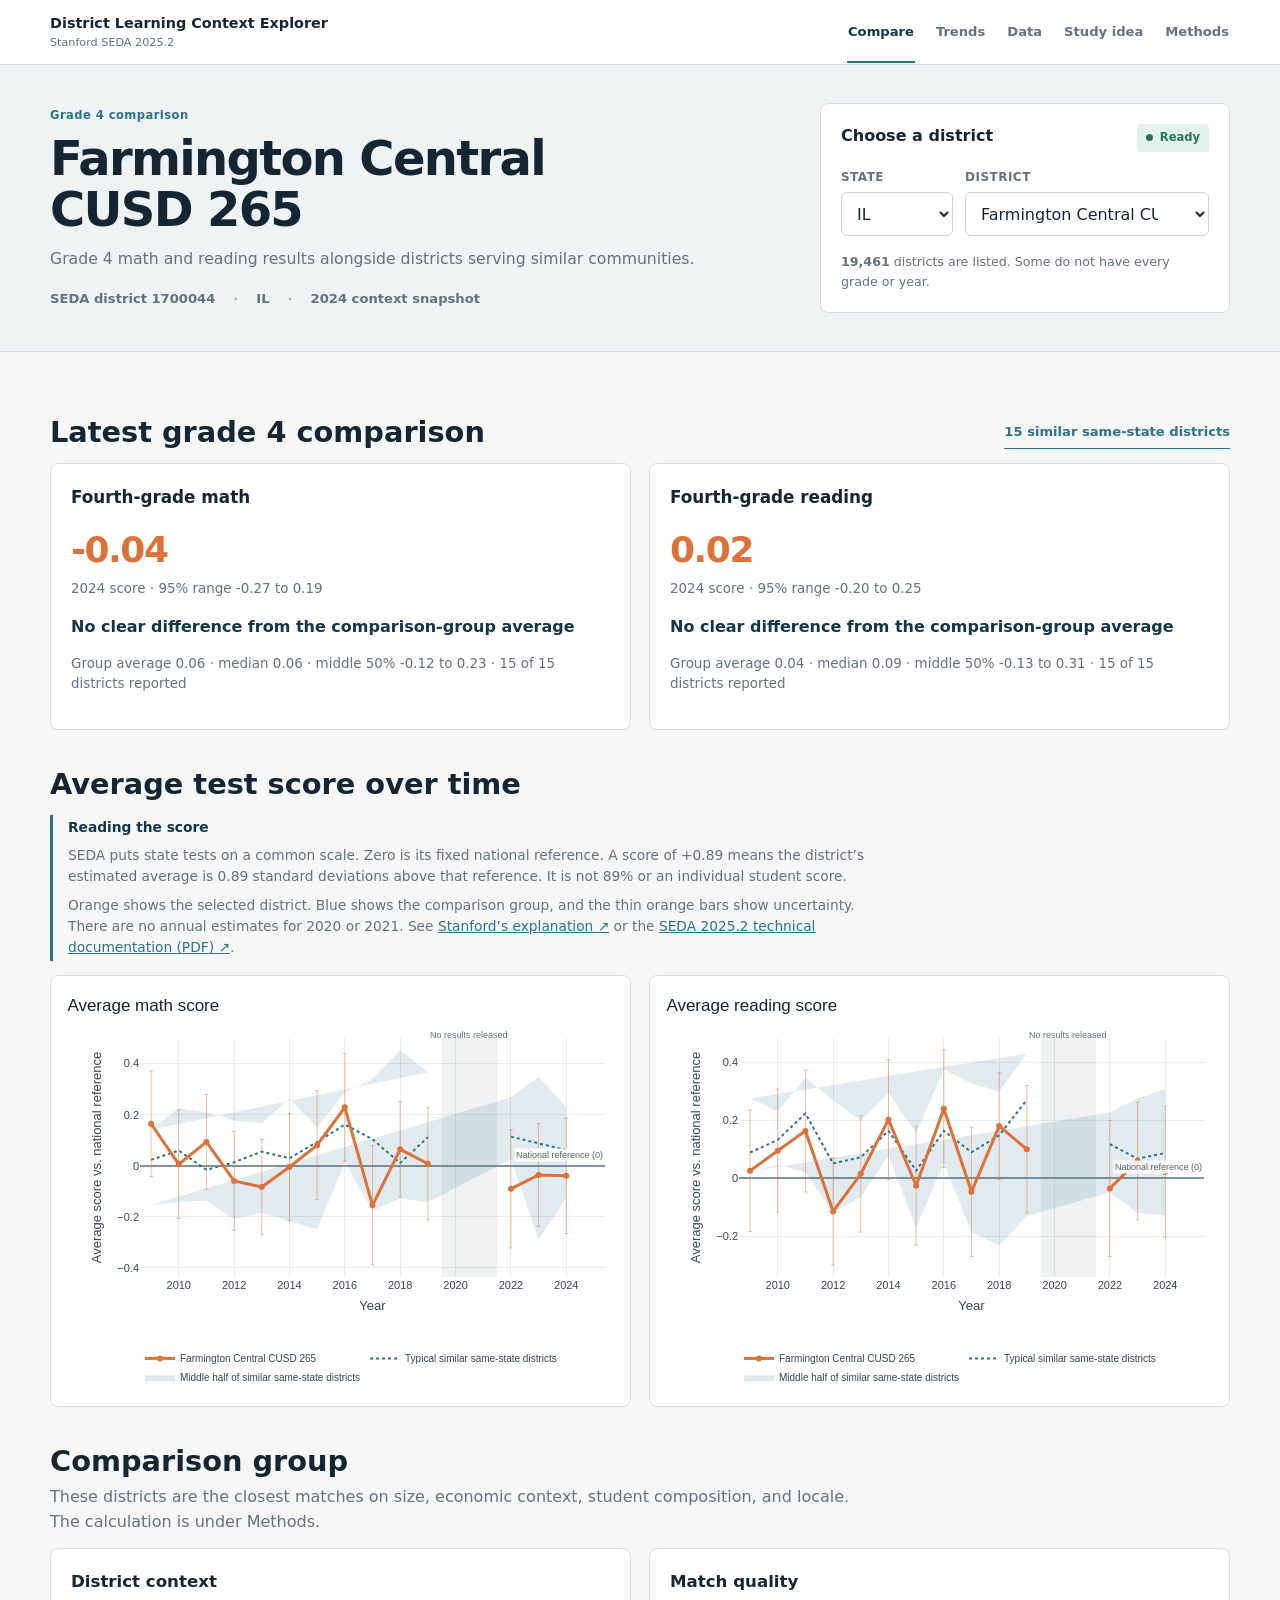
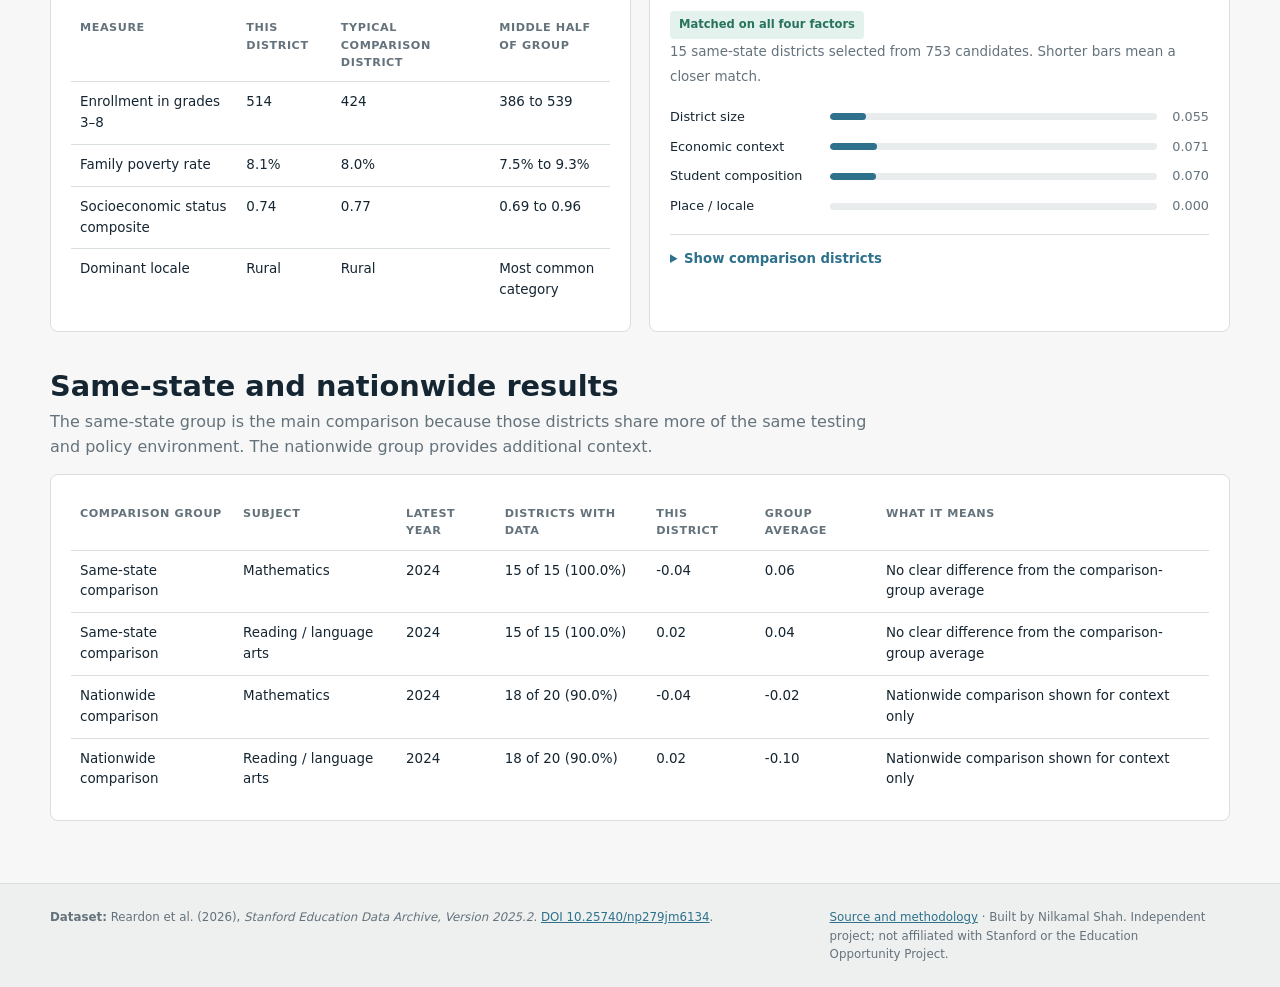
<file: site/index.html>
<!doctype html>
<html lang="en">
<head>
  <meta charset="utf-8">
  <meta name="viewport" content="width=device-width, initial-scale=1">
  <meta name="description" content="A district-level view of Stanford SEDA 2025.2 results, comparisons, and methods.">
  <title>District Learning Context Explorer</title>
  <link rel="stylesheet" href="assets/styles.css?v=c1c7db0d9975f37b">
  <script src="data/dashboard-data.js?v=f6e3a845bd906a9e" defer></script>
  <script src="assets/data-loader.js?v=afe022d8ac618143" defer></script>
  <script src="assets/dashboard.js?v=ba37c0e82d312d40" defer></script>
  <script src="assets/workbench.js?v=8bf105cbca7a103c" defer></script>
  <script src="assets/trends.js?v=fdc43dabb6af0057" defer></script>
</head>
<body>
  <a class="skip-link" href="#main-content">Skip to content</a>
  <header class="site-header">
    <div class="shell header-row">
      <a class="brand" href="./" aria-label="District Learning Context Explorer home">
        <span>
          <strong>District Learning Context Explorer</strong>
          <small>Stanford SEDA 2025.2</small>
        </span>
      </a>
      <nav class="tabs" role="tablist" aria-label="Dashboard sections">
        <button id="explore-tab" class="tab is-active" type="button" role="tab" aria-label="Compare districts" aria-selected="true" aria-controls="explore-panel" data-tab="explore"><span class="tab-wide">Compare</span><span class="tab-short" aria-hidden="true">Compare</span></button>
        <button id="trends-tab" class="tab" type="button" role="tab" aria-label="District trends" aria-selected="false" aria-controls="trends-panel" data-tab="trends"><span class="tab-wide">Trends</span><span class="tab-short" aria-hidden="true">Trends</span></button>
        <button id="workbench-tab" class="tab" type="button" role="tab" aria-label="Explore SEDA data" aria-selected="false" aria-controls="workbench-panel" data-tab="workbench"><span class="tab-wide">Data</span><span class="tab-short" aria-hidden="true">Data</span></button>
        <button id="research-tab" class="tab" type="button" role="tab" aria-label="Study idea" aria-selected="false" aria-controls="research-panel" data-tab="research"><span class="tab-wide">Study idea</span><span class="tab-short" aria-hidden="true">Study</span></button>
        <button id="technical-tab" class="tab" type="button" role="tab" aria-label="Methods and technical process" aria-selected="false" aria-controls="technical-panel" data-tab="technical"><span class="tab-wide">Methods</span><span class="tab-short" aria-hidden="true">Methods</span></button>
      </nav>
    </div>
  </header>

  <main id="main-content">
    <section id="explore-panel" class="tab-panel" role="tabpanel" aria-labelledby="explore-tab">
      <div class="analysis-hero">
        <div class="shell hero-grid">
          <div>
            <p class="eyebrow">Grade 4 comparison</p>
            <h1 id="district-heading">Loading district data…</h1>
            <p id="district-subtitle" class="hero-copy">Math and reading results alongside districts serving similar communities.</p>
            <div class="hero-meta" aria-label="Selected district details">
              <span id="district-id-meta">SEDA district</span>
              <span id="district-state-meta">State</span>
              <span>2024 context snapshot</span>
            </div>
          </div>
          <aside class="selector-card" aria-labelledby="selector-title">
            <div class="selector-heading">
              <div>
                <h2 id="selector-title">Choose a district</h2>
              </div>
              <span id="availability-indicator" class="status-dot">Loading</span>
            </div>
            <div class="field-grid">
              <label>
                <span>State</span>
                <select id="state-select" aria-label="Select a state"></select>
              </label>
              <label>
                <span>District</span>
                <select id="district-select" aria-label="Select a district"></select>
              </label>
            </div>
            <p class="selector-note"><strong id="catalog-count">—</strong> districts are listed. Some do not have every grade or year.</p>
          </aside>
        </div>
      </div>

      <div class="shell content-shell">
        <section id="unavailable-panel" class="unavailable-card" hidden aria-live="polite">
          <p class="eyebrow dark">Why a profile is not shown</p>
          <h2 id="unavailable-title">Grade 4 comparison unavailable</h2>
          <p id="unavailable-copy"></p>
          <p class="small">The district remains in the selector when a grade 4 profile is unavailable. Try another district or see Technical Process for the coverage rules.</p>
        </section>

        <div id="analysis-content" hidden>
          <section aria-labelledby="latest-heading">
            <div class="section-heading">
              <div>
                <h2 id="latest-heading">Latest grade 4 comparison</h2>
              </div>
              <div id="primary-pool-label" class="quiet-label">—</div>
            </div>
            <div class="metric-grid">
              <article id="math-card" class="metric-card"></article>
              <article id="reading-card" class="metric-card"></article>
            </div>
          </section>

          <section aria-labelledby="trend-heading">
            <div class="section-heading text-only">
              <div>
                <h2 id="trend-heading">Average test score over time</h2>
                <div id="score-chart-guide" class="chart-reading-guide">
                  <strong>Reading the score</strong>
                  <p>SEDA puts state tests on a common scale. Zero is its fixed national reference. A score of +0.89 means the district’s estimated average is 0.89 standard deviations above that reference. It is not 89% or an individual student score.</p>
                  <p>Orange shows the selected district. Blue shows the comparison group, and the thin orange bars show uncertainty. There are no annual estimates for 2020 or 2021. See <a href="https://edopportunity.org/trends/methods/">Stanford’s explanation <span aria-hidden="true">↗</span></a> or the <a href="https://stacks.stanford.edu/file/np279jm6134/SEDA_documentation_2025.2.pdf">SEDA 2025.2 technical documentation (PDF) <span aria-hidden="true">↗</span></a>.</p>
                </div>
              </div>
            </div>
            <div class="chart-grid">
              <article class="chart-card">
                <div id="math-chart" class="chart" aria-label="Fourth-grade average math score over time compared with similar districts" aria-describedby="score-chart-guide"></div>
              </article>
              <article class="chart-card">
                <div id="reading-chart" class="chart" aria-label="Fourth-grade average reading score over time compared with similar districts" aria-describedby="score-chart-guide"></div>
              </article>
            </div>
          </section>

          <section aria-labelledby="match-heading">
            <div class="section-heading text-only">
              <div>
                <h2 id="match-heading">Comparison group</h2>
                <p>These districts are the closest matches on size, economic context, student composition, and locale. The calculation is under Methods.</p>
              </div>
            </div>
            <div class="two-column-grid">
              <article class="panel-card">
                <h3>District context</h3>
                <div class="table-scroll">
                  <table>
                    <thead><tr><th>Measure</th><th>This district</th><th>Typical comparison district</th><th>Middle half of group</th></tr></thead>
                    <tbody id="context-table-body"></tbody>
                  </table>
                </div>
              </article>
              <article class="panel-card">
                <h3>Match quality</h3>
                <p id="selection-status-copy"></p>
                <div id="distance-bars" class="distance-bars"></div>
                <details>
                  <summary>Show comparison districts</summary>
                  <div class="table-scroll">
                    <table>
                      <thead><tr><th>District</th><th>State</th><th>Difference score<br>(lower = closer)</th><th>Locale</th><th>Gr. 3–8 enrollment</th></tr></thead>
                      <tbody id="peer-table-body"></tbody>
                    </table>
                  </div>
                </details>
              </article>
            </div>
          </section>

          <section aria-labelledby="sensitivity-heading">
            <div class="section-heading text-only">
              <div>
                <h2 id="sensitivity-heading">Same-state and nationwide results</h2>
                <p>The same-state group is the main comparison because those districts share more of the same testing and policy environment. The nationwide group provides additional context.</p>
              </div>
            </div>
            <article class="panel-card">
              <div class="table-scroll">
                <table>
                  <thead><tr><th>Comparison group</th><th>Subject</th><th>Latest year</th><th>Districts with data</th><th>This district</th><th>Group average</th><th>What it means</th></tr></thead>
                  <tbody id="sensitivity-table-body"></tbody>
                </table>
              </div>
            </article>
          </section>
        </div>
      </div>
    </section>

    <section id="trends-panel" class="tab-panel trends-panel" role="tabpanel" aria-labelledby="trends-tab" hidden>
      <div class="trends-hero">
        <div class="shell trends-hero-grid">
          <div>
            <p class="eyebrow">District trend</p>
            <h1>One district, grade, and subject</h1>
            <p class="hero-copy">Choose a district to see its released annual results. The page opens with fourth-grade math in North Palos School District 117.</p>
          </div>
          <aside class="trend-hero-result">
            <p class="eyebrow dark">Starting view</p>
            <h2 id="trend-hero-district">North Palos SD 117</h2>
            <span id="trend-hero-school-year" class="trend-hero-year">Loading grade 4 math…</span>
            <strong id="trend-hero-score" class="trend-hero-score">—</strong>
            <p id="trend-hero-copy">Preparing the latest reported district result.</p>
          </aside>
        </div>
      </div>

      <div class="shell content-shell trends-content">
        <section class="trends-controls" aria-labelledby="trend-controls-heading">
          <div class="trends-controls-heading">
            <div>
              <h2 id="trend-controls-heading">Choose a district, grade, and subject</h2>
            </div>
            <button id="trend-copy" class="secondary-button" type="button">Copy this view link</button>
          </div>
          <div class="trend-control-grid">
            <label>
              <span>State</span>
              <select id="trend-state" aria-label="Select a state"></select>
            </label>
            <label class="trend-district-picker">
              <span>District</span>
              <select id="trend-district" aria-label="Select a district"></select>
            </label>
            <label>
              <span>Grade</span>
              <select id="trend-grade" aria-label="Select a grade">
                <option value="3">Grade 3</option><option value="4" selected>Grade 4</option><option value="5">Grade 5</option><option value="6">Grade 6</option><option value="7">Grade 7</option><option value="8">Grade 8</option>
              </select>
            </label>
            <label>
              <span>Subject</span>
              <select id="trend-subject" aria-label="Select a subject">
                <option value="mth">Math</option><option value="rla">Reading</option>
              </select>
            </label>
          </div>
          <div class="trend-control-footer">
            <label class="toggle-control">
              <input id="trend-show-range" type="checkbox">
              <span>Show the estimate range on the chart</span>
            </label>
            <p id="trend-status" class="workbench-status" role="status" aria-live="polite">Preparing grade 4 math results…</p>
          </div>
        </section>

        <section id="trend-unavailable" class="unavailable-card trend-unavailable" hidden aria-live="polite">
          <h2>No SEDA estimate is available for this selection</h2>
          <p id="trend-unavailable-copy"></p>
          <p class="small">Try another grade, subject, or district.</p>
        </section>

        <div id="trend-results" hidden>
          <div id="trend-data-note" class="trend-data-note" role="note"></div>
          <section aria-labelledby="trend-summary-heading">
            <div class="section-heading">
              <div>
                <h2 id="trend-summary-heading">Latest result and change over time</h2>
              </div>
              <span id="trend-record-count" class="quiet-label">—</span>
            </div>
            <div class="trend-metric-grid">
              <article>
                <span>Latest score</span>
                <strong id="trend-latest-value">—</strong>
                <p id="trend-latest-detail">—</p>
              </article>
              <article>
                <span>Change since 2018–19</span>
                <strong id="trend-change-2019">—</strong>
                <p id="trend-change-2019-detail">Starting point: 2018–19.</p>
              </article>
              <article>
                <span>Change since 2021–22</span>
                <strong id="trend-change-2022">—</strong>
                <p id="trend-change-2022-detail">Starting point: 2021–22.</p>
              </article>
            </div>
          </section>

          <section aria-labelledby="simple-trend-heading">
            <div class="section-heading text-only">
              <div>
                <h2 id="simple-trend-heading">Fourth-grade math by year</h2>
                <p id="trend-chart-caption">Each dot is one spring district estimate. No annual estimates are available for 2020 or 2021.</p>
              </div>
            </div>
            <article class="chart-card trend-chart-card">
              <div id="trend-chart" class="chart trend-chart" aria-label="Selected district trend chart" aria-describedby="trend-chart-caption"></div>
            </article>
          </section>

          <section class="trend-explain-grid" aria-label="How to interpret this view">
            <article class="panel-card">
              <h2>Reading this view</h2>
              <p>Zero is SEDA’s national reference. A value of +1.00 is about one standard deviation above it for the selected grade and subject.</p>
              <p>Each year includes a different group of students, so the line shows district results over time rather than growth for the same children.</p>
            </article>
          </section>

          <section aria-labelledby="trend-records-heading">
            <div class="section-heading text-only">
              <div>
                <h2 id="trend-records-heading">Year-by-year detail</h2>
                <p>The range shows uncertainty around each score. A test count marked “Estimated by SEDA” was derived in the SEDA release rather than reported directly.</p>
              </div>
            </div>
            <article class="panel-card">
              <div class="table-scroll">
                <table>
                  <thead><tr><th>School year</th><th>Spring</th><th>Estimated average</th><th>95% uncertainty interval</th><th>Tests represented</th><th>Count note</th></tr></thead>
                  <tbody id="trend-records-body"></tbody>
                </table>
              </div>
            </article>
          </section>

          <p class="trend-source-note">Source: Stanford Education Data Archive 2025.2, administrative districts, all students, Cohort Standardized scale. <a href="https://edopportunity.org/trends/data/downloads/">View Stanford’s data documentation <span aria-hidden="true">↗</span></a></p>
        </div>
      </div>
    </section>

    <section id="workbench-panel" class="tab-panel workbench-panel" role="tabpanel" aria-labelledby="workbench-tab" hidden>
      <div class="workbench-hero">
        <div class="shell workbench-hero-grid">
          <div>
            <p class="eyebrow">SEDA 2025.2</p>
            <h1>Compare district results</h1>
            <p class="hero-copy">Choose a grade and subject, add up to four districts, and download the records shown.</p>
            <p class="scope-line">Administrative districts · all students · grades 3–8 · math and reading · 2009–2019 and 2022–2025</p>
            <a class="mobile-official-link" href="https://edopportunity.org/trends/explorer/">Open Stanford’s national Explorer <span aria-hidden="true">↗</span></a>
          </div>
        </div>
      </div>

      <div class="shell content-shell workbench-content">
        <section class="workbench-controls" aria-labelledby="workbench-controls-heading">
          <div class="workbench-controls-heading">
            <div>
              <h2 id="workbench-controls-heading">Set up the comparison</h2>
            </div>
            <div class="workbench-actions">
              <button id="wb-download" class="secondary-button" type="button">Download current view</button>
              <button id="wb-share" class="secondary-button" type="button">Copy share link</button>
            </div>
          </div>
          <div class="workbench-control-grid">
            <label>
              <span>Grade</span>
              <select id="wb-grade" aria-label="Select grade">
                <option value="3">Grade 3</option><option value="4" selected>Grade 4</option><option value="5">Grade 5</option><option value="6">Grade 6</option><option value="7">Grade 7</option><option value="8">Grade 8</option>
              </select>
            </label>
            <label>
              <span>Subject</span>
              <select id="wb-subject" aria-label="Select subject">
                <option value="mth">Mathematics</option><option value="rla">Reading / language arts</option>
              </select>
            </label>
            <label>
              <span>Display year</span>
              <select id="wb-year" aria-label="Select display year"></select>
            </label>
            <label>
              <span>Reference distribution</span>
              <select id="wb-state" aria-label="Select state reference distribution"></select>
            </label>
          </div>
          <div class="workbench-district-row">
            <label>
              <span>District state</span>
              <select id="wb-district-state" aria-label="Filter the district picker by state"></select>
            </label>
            <label class="district-picker">
              <span>District to add</span>
              <select id="wb-district" aria-label="Select a district to add"></select>
            </label>
            <button id="wb-add-district" class="primary-button" type="button">Add district</button>
          </div>
          <div class="workbench-selection-row">
            <div>
              <span class="control-label">Selected districts</span>
              <div id="wb-selected-districts" class="district-chips" aria-live="polite"></div>
            </div>
            <label class="toggle-control">
              <input id="wb-end-2024" type="checkbox">
              <span>End at 2024 sensitivity view</span>
            </label>
          </div>
          <p id="wb-status" class="workbench-status" role="status" aria-live="polite">Preparing grade 4 estimates…</p>
        </section>

        <div id="wb-results" hidden>
          <section aria-labelledby="wb-summary-heading">
            <div class="section-heading">
              <div>
                <h2 id="wb-summary-heading">Current selection</h2>
              </div>
              <span id="wb-se-basis" class="quiet-label">Within-state standard errors</span>
            </div>
            <div class="workbench-metric-grid">
              <article><strong id="wb-record-count">—</strong><span>records selected</span></article>
              <article><strong id="wb-universe-count">—</strong><span>districts in the reference</span></article>
              <article><strong id="wb-low-precision-count">—</strong><span>low-precision records</span></article>
              <article><strong id="wb-estimated-count">—</strong><span>test counts estimated by SEDA</span></article>
            </div>
          </section>

          <section aria-labelledby="wb-trend-heading">
            <div class="section-heading text-only">
              <div>
                <h2 id="wb-trend-heading">Scores over time</h2>
                <p id="wb-trend-caption">SEDA does not report annual results for 2020 or 2021. The lines stop in 2019 and restart in 2022.</p>
              </div>
            </div>
            <article class="chart-card workbench-chart-card">
              <div id="wb-trend-chart" class="chart workbench-chart" aria-label="Selected district achievement trends"></div>
            </article>
          </section>

          <section aria-labelledby="wb-distribution-heading">
            <div class="section-heading">
              <div>
                <h2 id="wb-distribution-heading">Distribution of district results</h2>
                <p id="wb-distribution-caption">Each reporting district counts once. Selected districts are highlighted; enrollment and test counts do not change the weighting.</p>
              </div>
              <span id="wb-distribution-summary" class="quiet-label">—</span>
            </div>
            <article class="chart-card workbench-chart-card">
              <div id="wb-distribution-chart" class="chart workbench-chart" aria-label="Distribution of district estimates"></div>
            </article>
          </section>

          <section aria-labelledby="wb-coverage-heading">
            <div class="section-heading text-only">
              <div>
                <h2 id="wb-coverage-heading">Coverage and precision by year</h2>
                <p>Reported, less-precise, and missing records are shown separately by year.</p>
              </div>
            </div>
            <article class="panel-card coverage-card">
              <div class="coverage-legend" aria-label="Coverage legend"><span class="reported">✓ Reported</span><span class="caution">! Low precision</span><span class="missing">— Missing</span></div>
              <div class="table-scroll">
                <table class="coverage-table">
                  <thead id="wb-coverage-head"></thead>
                  <tbody id="wb-coverage-body"></tbody>
                </table>
              </div>
            </article>
          </section>

          <section aria-labelledby="wb-records-heading">
            <div class="section-heading">
              <div>
                <h2 id="wb-records-heading">Estimates in the current view</h2>
                <p>Intervals automatically use within-state errors for a one-state selection and adjusted cross-state errors when selected districts span states.</p>
              </div>
              <span id="wb-table-count" class="quiet-label">—</span>
            </div>
            <article class="panel-card">
              <div class="table-scroll">
                <table>
                  <thead><tr><th>District</th><th>School year</th><th>Average score</th><th>95% range</th><th>Error basis</th><th>Tests represented</th><th>Precision</th></tr></thead>
                  <tbody id="wb-records-body"></tbody>
                </table>
              </div>
            </article>
          </section>

        </div>
      </div>
    </section>

    <section id="research-panel" class="tab-panel research-panel" role="tabpanel" aria-labelledby="research-tab" hidden>
      <div class="research-hero">
        <div class="shell research-hero-grid">
          <div class="research-hero-copy">
            <p class="eyebrow">Study design</p>
            <h1>Instructional spending and fourth-grade math</h1>
            <p class="hero-copy">A plan for joining 2022–2024 SEDA estimates with public finance, enrollment, staffing, and inflation data. This page defines the analysis; no results have been calculated.</p>
            <div class="research-hero-meta" aria-label="Research example status">
              <span>2022–2024</span>
              <span>Grade 4 math</span>
              <span>Four public data sources</span>
            </div>
          </div>
          <aside class="research-brief" aria-labelledby="research-brief-title">
            <h2 id="research-brief-title">Did districts that increased instructional spending per student also improve faster in fourth-grade math?</h2>
            <dl>
              <div><dt>Years</dt><dd>2022–2024</dd></div>
              <div><dt>Unit of analysis</dt><dd>District × year × grade × subject</dd></div>
              <div><dt>Data sources</dt><dd>Four public systems</dd></div>
              <div><dt>Interpretation</dt><dd>Association, not causation</dd></div>
            </dl>
          </aside>
        </div>
      </div>

      <div class="shell content-shell research-content">
        <section class="research-opening" aria-labelledby="research-question-heading">
          <div>
            <h2 id="research-question-heading">What has to be joined</h2>
          </div>
          <div class="research-opening-copy">
            <p>Achievement, spending, enrollment, staffing, inflation, and district identity are stored in separate files. The joins must account for changing district IDs, source years, units, duplicates, and missing records.</p>
          </div>
        </section>

        <section aria-labelledby="research-join-heading">
          <div class="section-heading text-only">
            <div>
              <h2 id="research-join-heading">Joining the public sources</h2>
              <p>Each source answers a different part of the question. The crosswalk is the lookup table that keeps district identities aligned as identifiers change.</p>
            </div>
          </div>
          <ol class="research-join-flow" aria-label="Public data join sequence">
            <li>
              <span class="research-flow-number">01</span>
              <strong>SEDA achievement</strong>
              <p>Stanford Education Data Archive annual achievement estimates, uncertainty, and test counts.</p>
              <a href="https://edopportunity.org/trends/data/downloads/">SEDA 2025.2 <span aria-hidden="true">↗</span></a>
            </li>
            <li>
              <span class="research-flow-number">02</span>
              <strong>District crosswalk</strong>
              <p>A year-specific lookup links SEDA’s stable district ID to the federal ID used in each year’s source files.</p>
            </li>
            <li>
              <span class="research-flow-number">03</span>
              <strong>Finance and staffing</strong>
              <p>Census school-finance records plus federal enrollment and staffing records.</p>
            </li>
            <li>
              <span class="research-flow-number">04</span>
              <strong>Inflation and timing</strong>
              <p>Convert spending to constant dollars per student and align resource years before outcome years.</p>
            </li>
            <li>
              <span class="research-flow-number">05</span>
              <strong>Analysis file</strong>
              <p>One documented row per stable district, year, grade, and subject, plus join-quality flags.</p>
            </li>
          </ol>
          <aside class="research-audit" aria-label="Example join issue found in the released data">
            <div>
              <span>District ID check</span>
              <strong>174 crosswalk records need an ID change</strong>
            </div>
            <p>The released SEDA crosswalk contains 174 administrative-district records where the source district ID differs from the stable SEDA ID. The join therefore uses the district ID listed for each year and produces an unmatched and duplicate-key report.</p>
          </aside>
        </section>

        <section aria-labelledby="research-dataset-heading">
          <div class="section-heading">
            <div>
              <h2 id="research-dataset-heading">Unit of analysis</h2>
              <p>Each row would represent one stable district, school year, grade, and subject. The fields below show the proposed structure.</p>
            </div>
            <span class="research-grain">district × year × grade × subject</span>
          </div>
          <article class="research-dataset">
            <div class="table-scroll">
              <table>
                <thead><tr><th>Field group</th><th>Example fields</th><th>Purpose</th></tr></thead>
                <tbody>
                  <tr><td><strong>Outcome</strong></td><td><code>achievement_estimate</code>, <code>standard_error</code>, <code>tested_count</code></td><td>Keeps the result and its precision together.</td></tr>
                  <tr><td><strong>Starting point</strong></td><td><code>prior_achievement</code>, <code>prior_trend</code></td><td>Distinguishes improvement from simply starting higher.</td></tr>
                  <tr><td><strong>Resources</strong></td><td><code>real_instruction_spend_per_pupil_lag1</code>, <code>student_staff_ratio</code></td><td>Puts spending and staffing on comparable scales and before the outcome.</td></tr>
                  <tr><td><strong>Context</strong></td><td><code>enrollment</code>, <code>poverty_rate</code>, <code>locale</code></td><td>Records district conditions used in the analysis.</td></tr>
                  <tr><td><strong>Join quality</strong></td><td><code>id_lineage_flag</code>, <code>source_match_status</code>, <code>coverage_flag</code></td><td>Makes unresolved identity, missingness, and coverage visible to the researcher.</td></tr>
                </tbody>
              </table>
            </div>
          </article>
        </section>

        <section class="research-handoff" aria-labelledby="research-handoff-heading">
          <div>
            <h2 id="research-handoff-heading">What the researcher would receive</h2>
          </div>
          <ul>
            <li>Clean dataset and data dictionary</li>
            <li>Join, coverage, and missing-data report</li>
            <li>SQL and Python code, sensitivity results, and a short interpretation memo</li>
          </ul>
        </section>

        <section class="research-sources" aria-labelledby="research-sources-heading">
          <h2 id="research-sources-heading">Public data and time window</h2>
          <div>
            <a href="https://edopportunity.org/trends/data/downloads/">Stanford Education Data Archive <span aria-hidden="true">↗</span></a>
            <a href="https://www.census.gov/programs-surveys/school-finances.html">Census school-finance data <span aria-hidden="true">↗</span></a>
            <a href="https://nces.ed.gov/ccd/pau_rev.asp">National Center for Education Statistics district data <span aria-hidden="true">↗</span></a>
            <a href="https://www.bls.gov/cpi/data.htm">Bureau of Labor Statistics inflation data <span aria-hidden="true">↗</span></a>
          </div>
          <p>I stopped at 2022–2024 because that is the clean overlap between the recent SEDA district crosswalk and currently available public finance data. Going further back would require a separate historical district-identity bridge.</p>
        </section>
      </div>
    </section>

    <section id="technical-panel" class="tab-panel technical-panel" role="tabpanel" aria-labelledby="technical-tab" hidden>
      <div class="technical-hero">
        <div class="shell">
          <p class="eyebrow">Project notes</p>
          <h1>From source files to dashboard</h1>
          <p>Python and SQL load 1.21 GB of SEDA files, check the data, calculate the comparisons, and prepare smaller files for the browser.</p>
          <div class="technical-kpis" aria-label="Pipeline summary">
            <div><strong id="source-size-kpi">—</strong><span>source files checked</span></div>
            <div><strong id="staged-rows-kpi">—</strong><span>achievement records</span></div>
            <div><strong id="districts-kpi">—</strong><span>district records</span></div>
            <div><strong id="qa-kpi">—</strong><span>checks passed</span></div>
          </div>
        </div>
      </div>

      <div class="shell content-shell technical-content">
        <section aria-labelledby="architecture-heading">
          <div class="section-heading text-only">
            <div>
              <h2 id="architecture-heading">The build</h2>
              <p>A refresh writes a temporary database, runs the checks, and replaces the previous database only when they pass.</p>
            </div>
          </div>
          <ol class="pipeline" aria-label="Analytical pipeline">
            <li><span>01</span><strong>Check</strong><p>Confirm the files, columns, sizes, and fingerprints.</p></li>
            <li><span>02</span><strong>Load</strong><p>Read the CSVs as text first, then convert each field deliberately.</p></li>
            <li><span>03</span><strong>Organize</strong><p>Build district, yearly result, coverage, and audit tables.</p></li>
            <li><span>04</span><strong>Compare</strong><p>Find districts with similar community characteristics.</p></li>
            <li><span>05</span><strong>Check again</strong><p>Apply the uncertainty and reporting rules.</p></li>
            <li><span>06</span><strong>Publish</strong><p>Split the results into smaller files the browser can load as needed.</p></li>
          </ol>
          <div class="stack-list" aria-label="Technology stack">
            <p>Built with Python, SQL, DuckDB, pandas, Plotly, automated tests, and GitHub Pages.</p>
          </div>
        </section>

        <section aria-labelledby="volume-heading">
          <div class="section-heading text-only">
            <div>
              <h2 id="volume-heading">Record counts by processing stage</h2>
              <p>The counts below report each source file, database table, and published file separately.</p>
            </div>
          </div>
          <div class="two-column-grid technical-grid">
            <article class="panel-card">
              <h3>Source files</h3>
              <div class="table-scroll">
                <table>
                  <thead><tr><th>Source</th><th>Size</th><th>Columns</th><th>Fingerprint</th></tr></thead>
                  <tbody id="source-table-body"></tbody>
                </table>
              </div>
              <details>
                <summary>Show full SHA-256 fingerprints</summary>
                <div id="hash-list" class="hash-list"></div>
              </details>
            </article>
            <article class="panel-card">
              <h3>Database tables and published files</h3>
              <div class="table-scroll">
                <table>
                  <thead><tr><th>Table or file</th><th>Size or row count</th></tr></thead>
                  <tbody id="model-table-body"></tbody>
                </table>
              </div>
              <details>
                <summary>Show the nine ordered SQL models</summary>
                <ol id="sql-model-list" class="mono-list"></ol>
              </details>
            </article>
          </div>
        </section>

        <section aria-labelledby="matching-heading">
          <div class="section-heading">
            <div>
              <h2 id="matching-heading">How the comparison score is calculated</h2>
              <p><code>comparison score = 0.25 × (size difference + economic difference + composition difference + place difference)</code></p>
            </div>
          </div>
          <div class="domain-grid">
            <article><strong>District size</strong><p>Student enrollment in grades 3–8</p></article>
            <article><strong>Economic context</strong><p>Family poverty and local economic conditions</p></article>
            <article><strong>Student composition</strong><p>District race and ethnicity shares</p></article>
            <article><strong>Place</strong><p>City, suburb, town, and rural mix</p></article>
          </div>
          <article class="method-card">
            <p class="weighting-note">I used equal weights because I didn’t have a good reason to favor one factor. Test scores are not part of this calculation. My first sensitivity check would be to see how much the group changes under different weights.</p>
            <ol>
              <li>Use 2024 community information, the latest year with the full set of context fields, and hold that snapshot fixed across the chart.</li>
              <li>Start with districts in the same state that have a similar grade range, locale, enrollment, and poverty rate.</li>
              <li>Select up to 15 same-state districts; at least 10 are required for the main comparison.</li>
              <li>If there are too few in-state districts, show a separate nationwide comparison group.</li>
              <li>Report whenever the search rules had to be widened.</li>
            </ol>
          </article>
        </section>

        <section aria-labelledby="uncertainty-heading">
          <div class="section-heading text-only">
            <div>
              <h2 id="uncertainty-heading">Rules for comparison language</h2>
            </div>
          </div>
          <div class="two-column-grid">
            <article class="rule-card">
              <h3>Same-state comparison</h3>
              <p>The dashboard uses within-state standard errors. It says “higher” or “lower” only when at least 10 comparison districts report data, coverage reaches 70%, and the selected estimate is precise enough.</p>
            </article>
            <article class="rule-card">
              <h3>Nationwide comparison</h3>
              <p>The dashboard uses cross-state adjusted standard errors and presents the result as context. State-level linking uncertainty can be shared across districts, so no higher-or-lower label is assigned.</p>
            </article>
          </div>
          <div class="precision-rule">
            <strong>Low-precision flag</strong>
            <span>tested count below 50</span><span>estimated test count</span><span>95% margin above 0.50 CS SD</span>
          </div>
        </section>

        <section aria-labelledby="qa-heading">
          <div class="section-heading text-only">
            <div>
              <h2 id="qa-heading">QA results and warnings</h2>
            </div>
          </div>
          <div id="qa-status-grid" class="qa-status-grid"></div>
          <div id="qa-warning-list" class="warning-list"></div>
        </section>

        <section class="debug-story" aria-labelledby="debug-heading">
          <div>
            <h2 id="debug-heading">One issue caught during the full-file load</h2>
          </div>
          <div class="debug-story-copy">
            <p>A small sample loaded correctly, but the full achievement file failed at line <span id="failure-line">1,236,002</span> when a quoted district name contained a comma.</p>
            <p>I set the delimiter, quotation, escape, and all-string import rules explicitly, then converted fields with <code>TRY_CAST</code> and added a full-file check.</p>
          </div>
        </section>

        <section aria-labelledby="governance-heading">
          <div class="section-heading text-only">
            <div>
              <h2 id="governance-heading">What is published and what stays local</h2>
              <p id="publication-note"></p>
            </div>
          </div>
          <div class="boundary-grid">
            <article>
              <span class="boundary-label public">Public repository</span>
              <h3>Included in GitHub</h3>
              <p>The SQL and Python code, tests, methods, summary checks, and approved district-grade-subject-year fields used by the public dashboard.</p>
            </article>
            <article>
              <span class="boundary-label local">Kept local</span>
              <h3>Source files and working data</h3>
              <p>The 1.21 GB source files, DuckDB database, full local outputs, and temporary build files remain outside Git.</p>
            </article>
          </div>
        </section>
      </div>
    </section>
  </main>

  <footer class="site-footer">
    <div class="shell footer-grid">
      <p><strong>Dataset:</strong> Reardon et al. (2026), <em>Stanford Education Data Archive, Version 2025.2</em>. <a href="https://doi.org/10.25740/np279jm6134">DOI 10.25740/np279jm6134</a>.</p>
      <p><a href="https://github.com/nilkamal11/district-learning-context-explorer">Source and methodology</a> · Built by Nilkamal Shah. Independent project; not affiliated with Stanford or the Education Opportunity Project.</p>
    </div>
  </footer>

  <noscript>This dashboard requires JavaScript to select districts and render charts.</noscript>
</body>
</html>
</file>
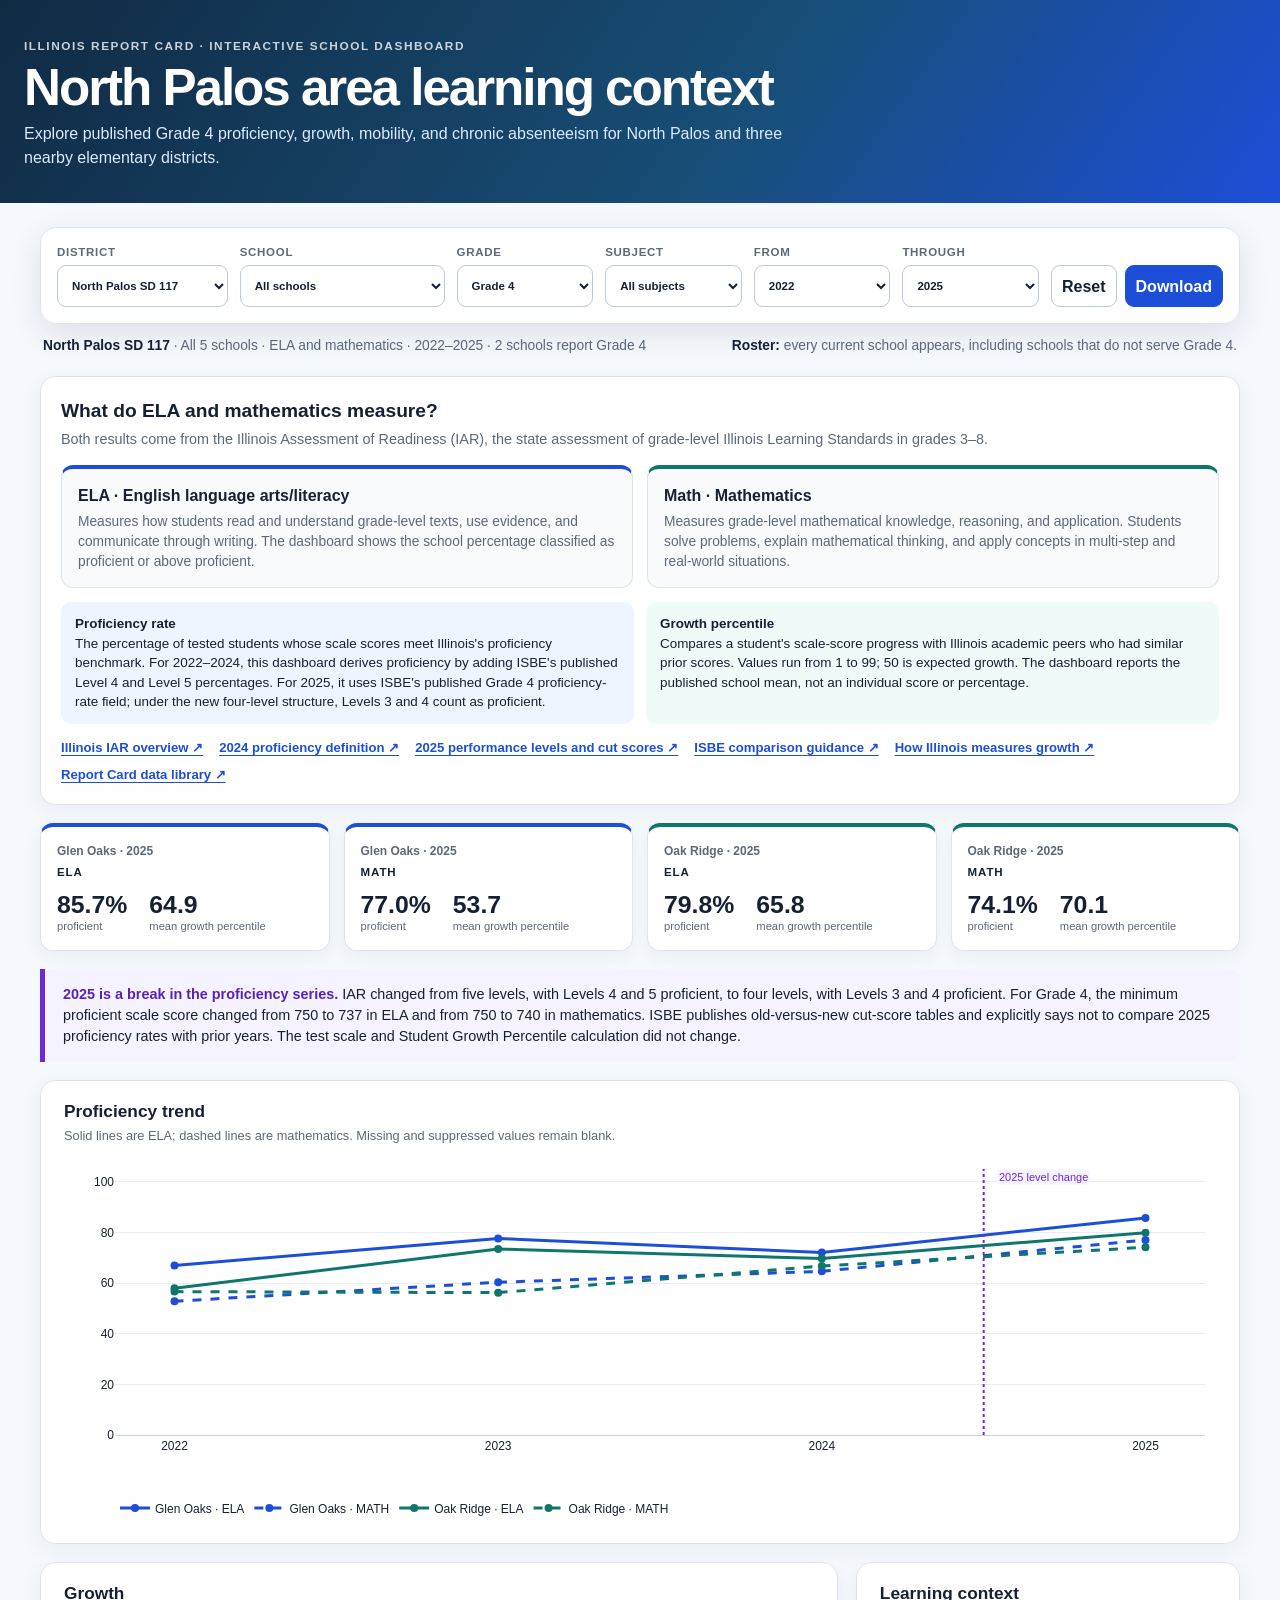
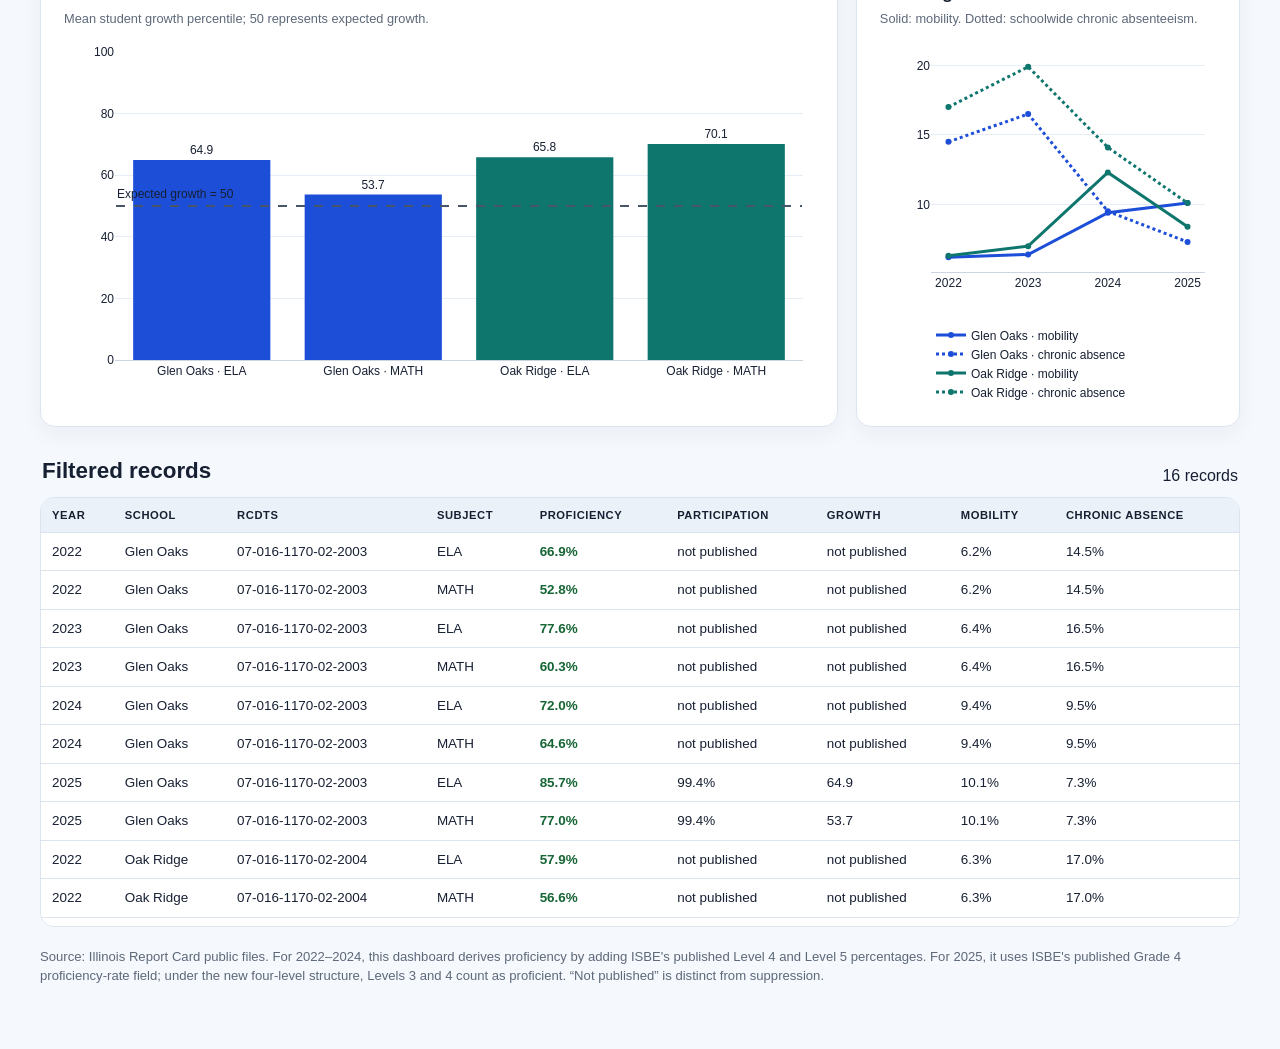
<file: site/illinois.html>
<!doctype html>
<html lang="en">
<head>
  <meta charset="utf-8">
  <meta name="viewport" content="width=device-width, initial-scale=1">
  <title>North Palos Area Grade 4 Dashboard</title>
  <style>
    :root { --ink:#172033; --muted:#5d6879; --line:#dce4ee; --blue:#1d4ed8; --amber:#d97706; --wash:#f5f8fc; --purple:#6d28d9; --green:#0f766e; }
    * { box-sizing:border-box; }
    body { margin:0; background:var(--wash); color:var(--ink); font-family:Inter,Arial,sans-serif; line-height:1.45; }
    header { background:linear-gradient(125deg,#102a43,#184e77 58%,#1d4ed8); color:#fff; padding:38px 24px 34px; }
    header .inner, main { max-width:1240px; margin:0 auto; }
    .eyebrow { font-size:.74rem; font-weight:800; letter-spacing:.13em; text-transform:uppercase; opacity:.78; }
    h1 { margin:7px 0 8px; font-size:clamp(2rem,4vw,3.5rem); line-height:1.02; letter-spacing:-.04em; }
    header p { max-width:800px; margin:0; color:#dbeafe; }
    main { padding:24px 20px 64px; }
    .controls { position:sticky; top:0; z-index:10; display:grid; grid-template-columns:1.25fr 1.5fr repeat(4,1fr) auto; gap:12px; align-items:end; background:rgba(255,255,255,.97); border:1px solid var(--line); border-radius:16px; padding:16px; box-shadow:0 10px 30px rgba(34,54,78,.11); backdrop-filter:blur(8px); }
    label { display:block; color:var(--muted); font-size:.72rem; font-weight:800; letter-spacing:.06em; text-transform:uppercase; }
    select,button { width:100%; min-height:42px; margin-top:5px; border:1px solid #bdc9d8; border-radius:9px; background:#fff; color:var(--ink); padding:8px 10px; font:inherit; }
    select:focus,button:focus { outline:3px solid #bfdbfe; outline-offset:1px; }
    button { width:auto; cursor:pointer; font-weight:750; }
    button.primary { background:var(--blue); color:#fff; border-color:var(--blue); }
    .actions { display:flex; gap:8px; }
    .scope-note { display:flex; justify-content:space-between; gap:12px; margin:12px 3px 20px; color:var(--muted); font-size:.86rem; }
    .scope-note strong { color:var(--ink); }
    .measurement-guide { margin-bottom:18px; padding:20px; background:#fff; border:1px solid var(--line); border-radius:15px; box-shadow:0 7px 22px rgba(34,54,78,.05); }
    .measurement-guide h2 { margin:0; font-size:1.2rem; }
    .measurement-intro { margin:4px 0 15px; color:var(--muted); font-size:.9rem; }
    .subject-guide-grid { display:grid; grid-template-columns:repeat(2,minmax(0,1fr)); gap:14px; }
    .subject-guide { border:1px solid var(--line); border-radius:12px; padding:15px 16px; background:#f8fafc; }
    .subject-guide.ela { border-top:4px solid var(--blue); }
    .subject-guide.math { border-top:4px solid var(--green); }
    .subject-guide h3 { margin:0 0 5px; font-size:1rem; }
    .subject-guide p { margin:0; color:var(--muted); font-size:.86rem; }
    .measurement-definitions { display:grid; grid-template-columns:repeat(2,minmax(0,1fr)); gap:12px; margin-top:14px; }
    .definition { padding:12px 14px; border-radius:10px; background:#eef5ff; font-size:.84rem; }
    .definition.growth { background:#eefbf8; }
    .source-links { display:flex; flex-wrap:wrap; gap:8px 16px; margin:14px 0 0; font-size:.82rem; }
    .source-links a { color:var(--blue); font-weight:750; text-underline-offset:3px; }
    .kpis { display:grid; grid-template-columns:repeat(4,minmax(0,1fr)); gap:14px; }
    .kpi { background:#fff; border:1px solid var(--line); border-top:4px solid var(--blue); border-radius:13px; padding:16px; box-shadow:0 6px 18px rgba(34,54,78,.05); }
    .kpi.oak { border-top-color:var(--amber); }
    .kpi .school { color:var(--muted); font-size:.75rem; font-weight:750; white-space:nowrap; overflow:hidden; text-overflow:ellipsis; }
    .kpi .subject { font-size:.72rem; font-weight:850; letter-spacing:.08em; margin-top:4px; }
    .kpi .numbers { display:flex; gap:22px; margin-top:10px; }
    .kpi .value { font-size:1.55rem; font-weight:850; line-height:1.1; }
    .kpi .label { color:var(--muted); font-size:.7rem; }
    .dashboard-grid { display:grid; grid-template-columns:1.35fr .65fr; gap:18px; margin-top:18px; }
    .panel { min-width:0; background:#fff; border:1px solid var(--line); border-radius:15px; padding:13px 16px 8px; box-shadow:0 7px 22px rgba(34,54,78,.05); }
    .panel.full { grid-column:1/-1; }
    .panel h2 { margin:5px 7px 0; font-size:1.08rem; }
    .panel-copy { margin:3px 7px 0; color:var(--muted); font-size:.8rem; }
    .chart { min-height:390px; }
    .notice { grid-column:1/-1; border-left:5px solid var(--purple); background:#f5f3ff; padding:15px 18px; border-radius:0 12px 12px 0; font-size:.9rem; }
    .notice strong { color:#5b21b6; }
    .table-heading { display:flex; align-items:end; justify-content:space-between; gap:12px; margin:28px 2px 9px; }
    .table-heading h2 { margin:0; font-size:1.4rem; }
    .table-wrap { max-height:430px; overflow:auto; background:#fff; border:1px solid var(--line); border-radius:14px; }
    table { border-collapse:collapse; width:100%; min-width:850px; font-size:.84rem; }
    th { position:sticky; top:0; z-index:1; background:#eaf1f8; text-align:left; font-size:.7rem; letter-spacing:.05em; text-transform:uppercase; }
    th,td { padding:9px 11px; border-bottom:1px solid var(--line); }
    tbody tr:hover { background:#f8fbff; }
    .status-reported { color:#166534; font-weight:700; }
    .status-missing { color:#92400e; }
    footer { color:var(--muted); font-size:.82rem; margin-top:20px; }
    @media (max-width:980px) { .controls { position:relative; grid-template-columns:repeat(3,1fr); } .kpis { grid-template-columns:repeat(2,1fr); } .dashboard-grid { grid-template-columns:1fr; } .panel.full { grid-column:auto; } }
    @media (max-width:620px) { header { padding-top:30px; } main { padding-left:12px; padding-right:12px; } .controls { grid-template-columns:1fr 1fr; } .controls .school-filter,.actions { grid-column:1/-1; } .kpis,.subject-guide-grid,.measurement-definitions { grid-template-columns:1fr; } .scope-note { display:block; } .chart { min-height:350px; } }
  </style>
  <script src="assets/plotly-cartesian-3.7.0.min.js"></script>
</head>
<body>
  <header>
    <div class="inner">
      <div class="eyebrow">Illinois Report Card · Interactive school dashboard</div>
      <h1>North Palos area learning context</h1>
      <p>Explore published Grade 4 proficiency, growth, mobility, and chronic absenteeism for North Palos and three nearby elementary districts.</p>
    </div>
  </header>
  <main>
    <section class="controls" aria-label="Dashboard filters">
      <label>District<select id="district-filter"></select></label>
      <label class="school-filter">School<select id="school-filter"></select></label>
      <label>Grade<select id="grade-filter"></select></label>
      <label>Subject<select id="subject-filter"><option value="all">All subjects</option><option value="ela">ELA</option><option value="math">Mathematics</option></select></label>
      <label>From<select id="year-start"></select></label>
      <label>Through<select id="year-end"></select></label>
      <div class="actions"><button id="reset-button" type="button">Reset</button><button id="download-button" class="primary" type="button">Download</button></div>
    </section>
    <div class="scope-note"><span id="selection-summary" aria-live="polite"></span><span><strong>Roster:</strong> every current school appears, including schools that do not serve Grade 4.</span></div>

    <section id="measurement-guide" class="measurement-guide" aria-labelledby="measurement-heading">
      <h2 id="measurement-heading">What do ELA and mathematics measure?</h2>
      <p class="measurement-intro">Both results come from the Illinois Assessment of Readiness (IAR), the state assessment of grade-level Illinois Learning Standards in grades 3–8.</p>
      <div class="subject-guide-grid">
        <article class="subject-guide ela"><h3>ELA · English language arts/literacy</h3><p>Measures how students read and understand grade-level texts, use evidence, and communicate through writing. The dashboard shows the school percentage classified as proficient or above proficient.</p></article>
        <article class="subject-guide math"><h3>Math · Mathematics</h3><p>Measures grade-level mathematical knowledge, reasoning, and application. Students solve problems, explain mathematical thinking, and apply concepts in multi-step and real-world situations.</p></article>
      </div>
      <div class="measurement-definitions">
        <div class="definition"><strong>Proficiency rate</strong><br>The percentage of tested students whose scale scores meet Illinois's proficiency benchmark. For 2022–2024, this dashboard derives proficiency by adding ISBE's published Level 4 and Level 5 percentages. For 2025, it uses ISBE's published Grade 4 proficiency-rate field; under the new four-level structure, Levels 3 and 4 count as proficient.</div>
        <div class="definition growth"><strong>Growth percentile</strong><br>Compares a student's scale-score progress with Illinois academic peers who had similar prior scores. Values run from 1 to 99; 50 is expected growth. The dashboard reports the published school mean, not an individual score or percentage.</div>
      </div>
      <p class="source-links"><a href="https://www.isbe.net/iar" target="_blank" rel="noopener">Illinois IAR overview ↗</a><a href="https://www.isbe.net/Documents/Public-Business-Rules-2024-Report-Card-Metrics.pdf" target="_blank" rel="noopener">2024 proficiency definition ↗</a><a href="https://www.isbe.net/Documents/IAR-Tech-Report-2024-2025.pdf" target="_blank" rel="noopener">2025 performance levels and cut scores ↗</a><a href="https://www.isbe.net/Documents/Unified-Perf-Levels-FAQ.pdf" target="_blank" rel="noopener">ISBE comparison guidance ↗</a><a href="https://www.isbe.net/Documents/Student-Growth-Percentile-2025.pdf" target="_blank" rel="noopener">How Illinois measures growth ↗</a><a href="https://www.isbe.net/ilreportcarddata" target="_blank" rel="noopener">Report Card data library ↗</a></p>
    </section>

    <section id="kpi-cards" class="kpis" aria-label="Latest selected results"></section>

    <section class="dashboard-grid">
      <article class="notice"><strong>2025 is a break in the proficiency series.</strong> IAR changed from five levels, with Levels 4 and 5 proficient, to four levels, with Levels 3 and 4 proficient. For Grade 4, the minimum proficient scale score changed from 750 to 737 in ELA and from 750 to 740 in mathematics. ISBE publishes old-versus-new cut-score tables and explicitly says not to compare 2025 proficiency rates with prior years. The test scale and Student Growth Percentile calculation did not change.</article>
      <article class="panel full"><h2>Proficiency trend</h2><p class="panel-copy">Solid lines are ELA; dashed lines are mathematics. Missing and suppressed values remain blank.</p><div id="proficiency-chart" class="chart"></div></article>
      <article class="panel"><h2>Growth</h2><p class="panel-copy">Mean student growth percentile; 50 represents expected growth.</p><div id="growth-chart" class="chart"></div></article>
      <article class="panel"><h2>Learning context</h2><p class="panel-copy">Solid: mobility. Dotted: schoolwide chronic absenteeism.</p><div id="context-chart" class="chart"></div></article>
    </section>

    <div class="table-heading"><h2>Filtered records</h2><span id="row-count"></span></div>
    <div class="table-wrap"><table><thead><tr><th>Year</th><th>School</th><th>RCDTS</th><th>Subject</th><th>Proficiency</th><th>Participation</th><th>Growth</th><th>Mobility</th><th>Chronic absence</th></tr></thead><tbody id="record-table"></tbody></table></div>
    <footer>Source: Illinois Report Card public files. For 2022–2024, this dashboard derives proficiency by adding ISBE's published Level 4 and Level 5 percentages. For 2025, it uses ISBE's published Grade 4 proficiency-rate field; under the new four-level structure, Levels 3 and 4 count as proficient. “Not published” is distinct from suppression.</footer>
  </main>
  <script>
    const DATA = [{"chronic_absenteeism_grade4_rate": null, "chronic_absenteeism_rate": 19.7, "district_name": "Indian Springs SD 109", "grade": 4, "grade4_enrollment": null, "growth_metric_version": "published_grade4_mean_sgp", "growth_percentile": null, "growth_status": "not_published", "mobility_rate": 12.5, "participation_rate": null, "participation_status": "not_published", "pct_el": 38.8, "pct_iep": 14.7, "pct_low_income": 44.5, "proficiency_metric_version": "iar_5_level_levels_4_plus_5", "proficiency_rate": 18.5, "proficiency_status": "reported", "rcdts": "070161090022001", "rcdts_formatted": "07-016-1090-02-2001", "report_card_year": 2022, "school_enrollment": 402.0, "school_name": "Bridgeview Elem School", "source_file": "2022-report-card.xlsx", "subject": "ela"}, {"chronic_absenteeism_grade4_rate": null, "chronic_absenteeism_rate": 19.7, "district_name": "Indian Springs SD 109", "grade": 4, "grade4_enrollment": null, "growth_metric_version": "published_grade4_mean_sgp", "growth_percentile": null, "growth_status": "not_published", "mobility_rate": 12.5, "participation_rate": null, "participation_status": "not_published", "pct_el": 38.8, "pct_iep": 14.7, "pct_low_income": 44.5, "proficiency_metric_version": "iar_5_level_levels_4_plus_5", "proficiency_rate": 10.8, "proficiency_status": "reported", "rcdts": "070161090022001", "rcdts_formatted": "07-016-1090-02-2001", "report_card_year": 2022, "school_enrollment": 402.0, "school_name": "Bridgeview Elem School", "source_file": "2022-report-card.xlsx", "subject": "math"}, {"chronic_absenteeism_grade4_rate": null, "chronic_absenteeism_rate": 30.1, "district_name": "Indian Springs SD 109", "grade": 4, "grade4_enrollment": null, "growth_metric_version": "published_grade4_mean_sgp", "growth_percentile": null, "growth_status": "not_published", "mobility_rate": 6.6, "participation_rate": null, "participation_status": "not_published", "pct_el": 39.1, "pct_iep": 12.6, "pct_low_income": 66.3, "proficiency_metric_version": "iar_5_level_levels_4_plus_5", "proficiency_rate": 22.4, "proficiency_status": "reported", "rcdts": "070161090022001", "rcdts_formatted": "07-016-1090-02-2001", "report_card_year": 2023, "school_enrollment": 412.0, "school_name": "Bridgeview Elem School", "source_file": "2023-report-card.xlsx", "subject": "ela"}, {"chronic_absenteeism_grade4_rate": null, "chronic_absenteeism_rate": 30.1, "district_name": "Indian Springs SD 109", "grade": 4, "grade4_enrollment": null, "growth_metric_version": "published_grade4_mean_sgp", "growth_percentile": null, "growth_status": "not_published", "mobility_rate": 6.6, "participation_rate": null, "participation_status": "not_published", "pct_el": 39.1, "pct_iep": 12.6, "pct_low_income": 66.3, "proficiency_metric_version": "iar_5_level_levels_4_plus_5", "proficiency_rate": 13.8, "proficiency_status": "reported", "rcdts": "070161090022001", "rcdts_formatted": "07-016-1090-02-2001", "report_card_year": 2023, "school_enrollment": 412.0, "school_name": "Bridgeview Elem School", "source_file": "2023-report-card.xlsx", "subject": "math"}, {"chronic_absenteeism_grade4_rate": 19.2, "chronic_absenteeism_rate": 21.1, "district_name": "Indian Springs SD 109", "grade": 4, "grade4_enrollment": 64.0, "growth_metric_version": "published_grade4_mean_sgp", "growth_percentile": null, "growth_status": "not_published", "mobility_rate": 13.8, "participation_rate": null, "participation_status": "not_published", "pct_el": 41.2, "pct_iep": 15.2, "pct_low_income": 54.5, "proficiency_metric_version": "iar_5_level_levels_4_plus_5", "proficiency_rate": 34.9, "proficiency_status": "reported", "rcdts": "070161090022001", "rcdts_formatted": "07-016-1090-02-2001", "report_card_year": 2024, "school_enrollment": 415.0, "school_name": "Bridgeview Elem School", "source_file": "2024-report-card.xlsx", "subject": "ela"}, {"chronic_absenteeism_grade4_rate": 19.2, "chronic_absenteeism_rate": 21.1, "district_name": "Indian Springs SD 109", "grade": 4, "grade4_enrollment": 64.0, "growth_metric_version": "published_grade4_mean_sgp", "growth_percentile": null, "growth_status": "not_published", "mobility_rate": 13.8, "participation_rate": null, "participation_status": "not_published", "pct_el": 41.2, "pct_iep": 15.2, "pct_low_income": 54.5, "proficiency_metric_version": "iar_5_level_levels_4_plus_5", "proficiency_rate": 7.9, "proficiency_status": "reported", "rcdts": "070161090022001", "rcdts_formatted": "07-016-1090-02-2001", "report_card_year": 2024, "school_enrollment": 415.0, "school_name": "Bridgeview Elem School", "source_file": "2024-report-card.xlsx", "subject": "math"}, {"chronic_absenteeism_grade4_rate": 19.7, "chronic_absenteeism_rate": 22.0, "district_name": "Indian Springs SD 109", "grade": 4, "grade4_enrollment": 58.0, "growth_metric_version": "published_grade4_mean_sgp", "growth_percentile": 49.8, "growth_status": "reported", "mobility_rate": 15.3, "participation_rate": 98.2, "participation_status": "reported", "pct_el": 39.5, "pct_iep": 15.1, "pct_low_income": 68.6, "proficiency_metric_version": "iar_4_level_published_rate_2025", "proficiency_rate": 42.9, "proficiency_status": "reported", "rcdts": "070161090022001", "rcdts_formatted": "07-016-1090-02-2001", "report_card_year": 2025, "school_enrollment": 423.0, "school_name": "Bridgeview Elem School", "source_file": "2025-report-card.xlsx", "subject": "ela"}, {"chronic_absenteeism_grade4_rate": 19.7, "chronic_absenteeism_rate": 22.0, "district_name": "Indian Springs SD 109", "grade": 4, "grade4_enrollment": 58.0, "growth_metric_version": "published_grade4_mean_sgp", "growth_percentile": 59.1, "growth_status": "reported", "mobility_rate": 15.3, "participation_rate": 98.2, "participation_status": "reported", "pct_el": 39.5, "pct_iep": 15.1, "pct_low_income": 68.6, "proficiency_metric_version": "iar_4_level_published_rate_2025", "proficiency_rate": 24.5, "proficiency_status": "reported", "rcdts": "070161090022001", "rcdts_formatted": "07-016-1090-02-2001", "report_card_year": 2025, "school_enrollment": 423.0, "school_name": "Bridgeview Elem School", "source_file": "2025-report-card.xlsx", "subject": "math"}, {"chronic_absenteeism_grade4_rate": null, "chronic_absenteeism_rate": 32.4, "district_name": "Indian Springs SD 109", "grade": 4, "grade4_enrollment": null, "growth_metric_version": "published_grade4_mean_sgp", "growth_percentile": null, "growth_status": "not_published", "mobility_rate": 7.9, "participation_rate": null, "participation_status": "not_published", "pct_el": 28.3, "pct_iep": 15.6, "pct_low_income": 38.3, "proficiency_metric_version": "iar_5_level_levels_4_plus_5", "proficiency_rate": 40.9, "proficiency_status": "reported", "rcdts": "070161090022002", "rcdts_formatted": "07-016-1090-02-2002", "report_card_year": 2022, "school_enrollment": 583.0, "school_name": "Frank A Brodnicki Elem School", "source_file": "2022-report-card.xlsx", "subject": "ela"}, {"chronic_absenteeism_grade4_rate": null, "chronic_absenteeism_rate": 32.4, "district_name": "Indian Springs SD 109", "grade": 4, "grade4_enrollment": null, "growth_metric_version": "published_grade4_mean_sgp", "growth_percentile": null, "growth_status": "not_published", "mobility_rate": 7.9, "participation_rate": null, "participation_status": "not_published", "pct_el": 28.3, "pct_iep": 15.6, "pct_low_income": 38.3, "proficiency_metric_version": "iar_5_level_levels_4_plus_5", "proficiency_rate": 15.9, "proficiency_status": "reported", "rcdts": "070161090022002", "rcdts_formatted": "07-016-1090-02-2002", "report_card_year": 2022, "school_enrollment": 583.0, "school_name": "Frank A Brodnicki Elem School", "source_file": "2022-report-card.xlsx", "subject": "math"}, {"chronic_absenteeism_grade4_rate": null, "chronic_absenteeism_rate": 28.9, "district_name": "Indian Springs SD 109", "grade": 4, "grade4_enrollment": null, "growth_metric_version": "published_grade4_mean_sgp", "growth_percentile": null, "growth_status": "not_published", "mobility_rate": 11.0, "participation_rate": null, "participation_status": "not_published", "pct_el": 30.1, "pct_iep": 17.8, "pct_low_income": 60.1, "proficiency_metric_version": "iar_5_level_levels_4_plus_5", "proficiency_rate": 36.1, "proficiency_status": "reported", "rcdts": "070161090022002", "rcdts_formatted": "07-016-1090-02-2002", "report_card_year": 2023, "school_enrollment": 591.0, "school_name": "Frank A Brodnicki Elem School", "source_file": "2023-report-card.xlsx", "subject": "ela"}, {"chronic_absenteeism_grade4_rate": null, "chronic_absenteeism_rate": 28.9, "district_name": "Indian Springs SD 109", "grade": 4, "grade4_enrollment": null, "growth_metric_version": "published_grade4_mean_sgp", "growth_percentile": null, "growth_status": "not_published", "mobility_rate": 11.0, "participation_rate": null, "participation_status": "not_published", "pct_el": 30.1, "pct_iep": 17.8, "pct_low_income": 60.1, "proficiency_metric_version": "iar_5_level_levels_4_plus_5", "proficiency_rate": 17.1, "proficiency_status": "reported", "rcdts": "070161090022002", "rcdts_formatted": "07-016-1090-02-2002", "report_card_year": 2023, "school_enrollment": 591.0, "school_name": "Frank A Brodnicki Elem School", "source_file": "2023-report-card.xlsx", "subject": "math"}, {"chronic_absenteeism_grade4_rate": 12.1, "chronic_absenteeism_rate": 22.1, "district_name": "Indian Springs SD 109", "grade": 4, "grade4_enrollment": 89.0, "growth_metric_version": "published_grade4_mean_sgp", "growth_percentile": null, "growth_status": "not_published", "mobility_rate": 9.0, "participation_rate": null, "participation_status": "not_published", "pct_el": 28.9, "pct_iep": 16.0, "pct_low_income": 47.7, "proficiency_metric_version": "iar_5_level_levels_4_plus_5", "proficiency_rate": 44.5, "proficiency_status": "reported", "rcdts": "070161090022002", "rcdts_formatted": "07-016-1090-02-2002", "report_card_year": 2024, "school_enrollment": 574.0, "school_name": "Frank A Brodnicki Elem School", "source_file": "2024-report-card.xlsx", "subject": "ela"}, {"chronic_absenteeism_grade4_rate": 12.1, "chronic_absenteeism_rate": 22.1, "district_name": "Indian Springs SD 109", "grade": 4, "grade4_enrollment": 89.0, "growth_metric_version": "published_grade4_mean_sgp", "growth_percentile": null, "growth_status": "not_published", "mobility_rate": 9.0, "participation_rate": null, "participation_status": "not_published", "pct_el": 28.9, "pct_iep": 16.0, "pct_low_income": 47.7, "proficiency_metric_version": "iar_5_level_levels_4_plus_5", "proficiency_rate": 32.6, "proficiency_status": "reported", "rcdts": "070161090022002", "rcdts_formatted": "07-016-1090-02-2002", "report_card_year": 2024, "school_enrollment": 574.0, "school_name": "Frank A Brodnicki Elem School", "source_file": "2024-report-card.xlsx", "subject": "math"}, {"chronic_absenteeism_grade4_rate": 26.8, "chronic_absenteeism_rate": 23.3, "district_name": "Indian Springs SD 109", "grade": 4, "grade4_enrollment": 79.0, "growth_metric_version": "published_grade4_mean_sgp", "growth_percentile": 45.1, "growth_status": "reported", "mobility_rate": 7.7, "participation_rate": 100.0, "participation_status": "reported", "pct_el": 29.0, "pct_iep": 17.3, "pct_low_income": 61.6, "proficiency_metric_version": "iar_4_level_published_rate_2025", "proficiency_rate": 57.9, "proficiency_status": "reported", "rcdts": "070161090022002", "rcdts_formatted": "07-016-1090-02-2002", "report_card_year": 2025, "school_enrollment": 596.0, "school_name": "Frank A Brodnicki Elem School", "source_file": "2025-report-card.xlsx", "subject": "ela"}, {"chronic_absenteeism_grade4_rate": 26.8, "chronic_absenteeism_rate": 23.3, "district_name": "Indian Springs SD 109", "grade": 4, "grade4_enrollment": 79.0, "growth_metric_version": "published_grade4_mean_sgp", "growth_percentile": 60.4, "growth_status": "reported", "mobility_rate": 7.7, "participation_rate": 100.0, "participation_status": "reported", "pct_el": 29.0, "pct_iep": 17.3, "pct_low_income": 61.6, "proficiency_metric_version": "iar_4_level_published_rate_2025", "proficiency_rate": 53.9, "proficiency_status": "reported", "rcdts": "070161090022002", "rcdts_formatted": "07-016-1090-02-2002", "report_card_year": 2025, "school_enrollment": 596.0, "school_name": "Frank A Brodnicki Elem School", "source_file": "2025-report-card.xlsx", "subject": "math"}, {"chronic_absenteeism_grade4_rate": null, "chronic_absenteeism_rate": 34.0, "district_name": "Indian Springs SD 109", "grade": 4, "grade4_enrollment": null, "growth_metric_version": "published_grade4_mean_sgp", "growth_percentile": null, "growth_status": "not_published", "mobility_rate": 11.0, "participation_rate": null, "participation_status": "not_published", "pct_el": 33.3, "pct_iep": 13.5, "pct_low_income": 53.4, "proficiency_metric_version": "iar_5_level_levels_4_plus_5", "proficiency_rate": 34.0, "proficiency_status": "reported", "rcdts": "070161090022006", "rcdts_formatted": "07-016-1090-02-2006", "report_card_year": 2022, "school_enrollment": 408.0, "school_name": "George T Wilkins Elem School", "source_file": "2022-report-card.xlsx", "subject": "ela"}, {"chronic_absenteeism_grade4_rate": null, "chronic_absenteeism_rate": 34.0, "district_name": "Indian Springs SD 109", "grade": 4, "grade4_enrollment": null, "growth_metric_version": "published_grade4_mean_sgp", "growth_percentile": null, "growth_status": "not_published", "mobility_rate": 11.0, "participation_rate": null, "participation_status": "not_published", "pct_el": 33.3, "pct_iep": 13.5, "pct_low_income": 53.4, "proficiency_metric_version": "iar_5_level_levels_4_plus_5", "proficiency_rate": 16.1, "proficiency_status": "reported", "rcdts": "070161090022006", "rcdts_formatted": "07-016-1090-02-2006", "report_card_year": 2022, "school_enrollment": 408.0, "school_name": "George T Wilkins Elem School", "source_file": "2022-report-card.xlsx", "subject": "math"}, {"chronic_absenteeism_grade4_rate": null, "chronic_absenteeism_rate": 36.0, "district_name": "Indian Springs SD 109", "grade": 4, "grade4_enrollment": null, "growth_metric_version": "published_grade4_mean_sgp", "growth_percentile": null, "growth_status": "not_published", "mobility_rate": 10.5, "participation_rate": null, "participation_status": "not_published", "pct_el": 33.3, "pct_iep": 14.1, "pct_low_income": 75.2, "proficiency_metric_version": "iar_5_level_levels_4_plus_5", "proficiency_rate": 25.8, "proficiency_status": "reported", "rcdts": "070161090022006", "rcdts_formatted": "07-016-1090-02-2006", "report_card_year": 2023, "school_enrollment": 439.0, "school_name": "George T Wilkins Elem School", "source_file": "2023-report-card.xlsx", "subject": "ela"}, {"chronic_absenteeism_grade4_rate": null, "chronic_absenteeism_rate": 36.0, "district_name": "Indian Springs SD 109", "grade": 4, "grade4_enrollment": null, "growth_metric_version": "published_grade4_mean_sgp", "growth_percentile": null, "growth_status": "not_published", "mobility_rate": 10.5, "participation_rate": null, "participation_status": "not_published", "pct_el": 33.3, "pct_iep": 14.1, "pct_low_income": 75.2, "proficiency_metric_version": "iar_5_level_levels_4_plus_5", "proficiency_rate": 9.7, "proficiency_status": "reported", "rcdts": "070161090022006", "rcdts_formatted": "07-016-1090-02-2006", "report_card_year": 2023, "school_enrollment": 439.0, "school_name": "George T Wilkins Elem School", "source_file": "2023-report-card.xlsx", "subject": "math"}, {"chronic_absenteeism_grade4_rate": 29.5, "chronic_absenteeism_rate": 29.1, "district_name": "Indian Springs SD 109", "grade": 4, "grade4_enrollment": 59.0, "growth_metric_version": "published_grade4_mean_sgp", "growth_percentile": null, "growth_status": "not_published", "mobility_rate": 9.6, "participation_rate": null, "participation_status": "not_published", "pct_el": 37.9, "pct_iep": 17.1, "pct_low_income": 65.7, "proficiency_metric_version": "iar_5_level_levels_4_plus_5", "proficiency_rate": 24.1, "proficiency_status": "reported", "rcdts": "070161090022006", "rcdts_formatted": "07-016-1090-02-2006", "report_card_year": 2024, "school_enrollment": 414.0, "school_name": "George T Wilkins Elem School", "source_file": "2024-report-card.xlsx", "subject": "ela"}, {"chronic_absenteeism_grade4_rate": 29.5, "chronic_absenteeism_rate": 29.1, "district_name": "Indian Springs SD 109", "grade": 4, "grade4_enrollment": 59.0, "growth_metric_version": "published_grade4_mean_sgp", "growth_percentile": null, "growth_status": "not_published", "mobility_rate": 9.6, "participation_rate": null, "participation_status": "not_published", "pct_el": 37.9, "pct_iep": 17.1, "pct_low_income": 65.7, "proficiency_metric_version": "iar_5_level_levels_4_plus_5", "proficiency_rate": 9.3, "proficiency_status": "reported", "rcdts": "070161090022006", "rcdts_formatted": "07-016-1090-02-2006", "report_card_year": 2024, "school_enrollment": 414.0, "school_name": "George T Wilkins Elem School", "source_file": "2024-report-card.xlsx", "subject": "math"}, {"chronic_absenteeism_grade4_rate": 20.4, "chronic_absenteeism_rate": 29.0, "district_name": "Indian Springs SD 109", "grade": 4, "grade4_enrollment": 47.0, "growth_metric_version": "published_grade4_mean_sgp", "growth_percentile": 40.7, "growth_status": "reported", "mobility_rate": 10.7, "participation_rate": 100.0, "participation_status": "reported", "pct_el": 40.4, "pct_iep": 19.4, "pct_low_income": 81.4, "proficiency_metric_version": "iar_4_level_published_rate_2025", "proficiency_rate": 43.2, "proficiency_status": "reported", "rcdts": "070161090022006", "rcdts_formatted": "07-016-1090-02-2006", "report_card_year": 2025, "school_enrollment": 403.0, "school_name": "George T Wilkins Elem School", "source_file": "2025-report-card.xlsx", "subject": "ela"}, {"chronic_absenteeism_grade4_rate": 20.4, "chronic_absenteeism_rate": 29.0, "district_name": "Indian Springs SD 109", "grade": 4, "grade4_enrollment": 47.0, "growth_metric_version": "published_grade4_mean_sgp", "growth_percentile": 57.9, "growth_status": "reported", "mobility_rate": 10.7, "participation_rate": 100.0, "participation_status": "reported", "pct_el": 40.4, "pct_iep": 19.4, "pct_low_income": 81.4, "proficiency_metric_version": "iar_4_level_published_rate_2025", "proficiency_rate": 34.1, "proficiency_status": "reported", "rcdts": "070161090022006", "rcdts_formatted": "07-016-1090-02-2006", "report_card_year": 2025, "school_enrollment": 403.0, "school_name": "George T Wilkins Elem School", "source_file": "2025-report-card.xlsx", "subject": "math"}, {"chronic_absenteeism_grade4_rate": null, "chronic_absenteeism_rate": 14.5, "district_name": "North Palos SD 117", "grade": 4, "grade4_enrollment": null, "growth_metric_version": "published_grade4_mean_sgp", "growth_percentile": null, "growth_status": "not_published", "mobility_rate": 6.2, "participation_rate": null, "participation_status": "not_published", "pct_el": 46.1, "pct_iep": 10.1, "pct_low_income": 60.0, "proficiency_metric_version": "iar_5_level_levels_4_plus_5", "proficiency_rate": 66.9, "proficiency_status": "reported", "rcdts": "070161170022003", "rcdts_formatted": "07-016-1170-02-2003", "report_card_year": 2022, "school_enrollment": 670.0, "school_name": "Glen Oaks Elem School", "source_file": "2022-report-card.xlsx", "subject": "ela"}, {"chronic_absenteeism_grade4_rate": null, "chronic_absenteeism_rate": 14.5, "district_name": "North Palos SD 117", "grade": 4, "grade4_enrollment": null, "growth_metric_version": "published_grade4_mean_sgp", "growth_percentile": null, "growth_status": "not_published", "mobility_rate": 6.2, "participation_rate": null, "participation_status": "not_published", "pct_el": 46.1, "pct_iep": 10.1, "pct_low_income": 60.0, "proficiency_metric_version": "iar_5_level_levels_4_plus_5", "proficiency_rate": 52.8, "proficiency_status": "reported", "rcdts": "070161170022003", "rcdts_formatted": "07-016-1170-02-2003", "report_card_year": 2022, "school_enrollment": 670.0, "school_name": "Glen Oaks Elem School", "source_file": "2022-report-card.xlsx", "subject": "math"}, {"chronic_absenteeism_grade4_rate": null, "chronic_absenteeism_rate": 16.5, "district_name": "North Palos SD 117", "grade": 4, "grade4_enrollment": null, "growth_metric_version": "published_grade4_mean_sgp", "growth_percentile": null, "growth_status": "not_published", "mobility_rate": 6.4, "participation_rate": null, "participation_status": "not_published", "pct_el": 45.8, "pct_iep": 10.2, "pct_low_income": 59.8, "proficiency_metric_version": "iar_5_level_levels_4_plus_5", "proficiency_rate": 77.6, "proficiency_status": "reported", "rcdts": "070161170022003", "rcdts_formatted": "07-016-1170-02-2003", "report_card_year": 2023, "school_enrollment": 679.0, "school_name": "Glen Oaks Elem School", "source_file": "2023-report-card.xlsx", "subject": "ela"}, {"chronic_absenteeism_grade4_rate": null, "chronic_absenteeism_rate": 16.5, "district_name": "North Palos SD 117", "grade": 4, "grade4_enrollment": null, "growth_metric_version": "published_grade4_mean_sgp", "growth_percentile": null, "growth_status": "not_published", "mobility_rate": 6.4, "participation_rate": null, "participation_status": "not_published", "pct_el": 45.8, "pct_iep": 10.2, "pct_low_income": 59.8, "proficiency_metric_version": "iar_5_level_levels_4_plus_5", "proficiency_rate": 60.3, "proficiency_status": "reported", "rcdts": "070161170022003", "rcdts_formatted": "07-016-1170-02-2003", "report_card_year": 2023, "school_enrollment": 679.0, "school_name": "Glen Oaks Elem School", "source_file": "2023-report-card.xlsx", "subject": "math"}, {"chronic_absenteeism_grade4_rate": 9.1, "chronic_absenteeism_rate": 9.5, "district_name": "North Palos SD 117", "grade": 4, "grade4_enrollment": 165.0, "growth_metric_version": "published_grade4_mean_sgp", "growth_percentile": null, "growth_status": "not_published", "mobility_rate": 9.4, "participation_rate": null, "participation_status": "not_published", "pct_el": 45.5, "pct_iep": 10.8, "pct_low_income": 61.3, "proficiency_metric_version": "iar_5_level_levels_4_plus_5", "proficiency_rate": 72.0, "proficiency_status": "reported", "rcdts": "070161170022003", "rcdts_formatted": "07-016-1170-02-2003", "report_card_year": 2024, "school_enrollment": 638.0, "school_name": "Glen Oaks Elem School", "source_file": "2024-report-card.xlsx", "subject": "ela"}, {"chronic_absenteeism_grade4_rate": 9.1, "chronic_absenteeism_rate": 9.5, "district_name": "North Palos SD 117", "grade": 4, "grade4_enrollment": 165.0, "growth_metric_version": "published_grade4_mean_sgp", "growth_percentile": null, "growth_status": "not_published", "mobility_rate": 9.4, "participation_rate": null, "participation_status": "not_published", "pct_el": 45.5, "pct_iep": 10.8, "pct_low_income": 61.3, "proficiency_metric_version": "iar_5_level_levels_4_plus_5", "proficiency_rate": 64.6, "proficiency_status": "reported", "rcdts": "070161170022003", "rcdts_formatted": "07-016-1170-02-2003", "report_card_year": 2024, "school_enrollment": 638.0, "school_name": "Glen Oaks Elem School", "source_file": "2024-report-card.xlsx", "subject": "math"}, {"chronic_absenteeism_grade4_rate": 6.3, "chronic_absenteeism_rate": 7.3, "district_name": "North Palos SD 117", "grade": 4, "grade4_enrollment": 166.0, "growth_metric_version": "published_grade4_mean_sgp", "growth_percentile": 64.9, "growth_status": "reported", "mobility_rate": 10.1, "participation_rate": 99.4, "participation_status": "reported", "pct_el": 44.4, "pct_iep": 10.9, "pct_low_income": 60.0, "proficiency_metric_version": "iar_4_level_published_rate_2025", "proficiency_rate": 85.7, "proficiency_status": "reported", "rcdts": "070161170022003", "rcdts_formatted": "07-016-1170-02-2003", "report_card_year": 2025, "school_enrollment": 640.0, "school_name": "Glen Oaks Elem School", "source_file": "2025-report-card.xlsx", "subject": "ela"}, {"chronic_absenteeism_grade4_rate": 6.3, "chronic_absenteeism_rate": 7.3, "district_name": "North Palos SD 117", "grade": 4, "grade4_enrollment": 166.0, "growth_metric_version": "published_grade4_mean_sgp", "growth_percentile": 53.7, "growth_status": "reported", "mobility_rate": 10.1, "participation_rate": 99.4, "participation_status": "reported", "pct_el": 44.4, "pct_iep": 10.9, "pct_low_income": 60.0, "proficiency_metric_version": "iar_4_level_published_rate_2025", "proficiency_rate": 77.0, "proficiency_status": "reported", "rcdts": "070161170022003", "rcdts_formatted": "07-016-1170-02-2003", "report_card_year": 2025, "school_enrollment": 640.0, "school_name": "Glen Oaks Elem School", "source_file": "2025-report-card.xlsx", "subject": "math"}, {"chronic_absenteeism_grade4_rate": null, "chronic_absenteeism_rate": 17.0, "district_name": "North Palos SD 117", "grade": 4, "grade4_enrollment": null, "growth_metric_version": "published_grade4_mean_sgp", "growth_percentile": null, "growth_status": "not_published", "mobility_rate": 6.3, "participation_rate": null, "participation_status": "not_published", "pct_el": 34.9, "pct_iep": 11.3, "pct_low_income": 58.6, "proficiency_metric_version": "iar_5_level_levels_4_plus_5", "proficiency_rate": 57.9, "proficiency_status": "reported", "rcdts": "070161170022004", "rcdts_formatted": "07-016-1170-02-2004", "report_card_year": 2022, "school_enrollment": 679.0, "school_name": "Oak Ridge Elem School", "source_file": "2022-report-card.xlsx", "subject": "ela"}, {"chronic_absenteeism_grade4_rate": null, "chronic_absenteeism_rate": 17.0, "district_name": "North Palos SD 117", "grade": 4, "grade4_enrollment": null, "growth_metric_version": "published_grade4_mean_sgp", "growth_percentile": null, "growth_status": "not_published", "mobility_rate": 6.3, "participation_rate": null, "participation_status": "not_published", "pct_el": 34.9, "pct_iep": 11.3, "pct_low_income": 58.6, "proficiency_metric_version": "iar_5_level_levels_4_plus_5", "proficiency_rate": 56.6, "proficiency_status": "reported", "rcdts": "070161170022004", "rcdts_formatted": "07-016-1170-02-2004", "report_card_year": 2022, "school_enrollment": 679.0, "school_name": "Oak Ridge Elem School", "source_file": "2022-report-card.xlsx", "subject": "math"}, {"chronic_absenteeism_grade4_rate": null, "chronic_absenteeism_rate": 19.9, "district_name": "North Palos SD 117", "grade": 4, "grade4_enrollment": null, "growth_metric_version": "published_grade4_mean_sgp", "growth_percentile": null, "growth_status": "not_published", "mobility_rate": 7.0, "participation_rate": null, "participation_status": "not_published", "pct_el": 39.1, "pct_iep": 11.7, "pct_low_income": 58.3, "proficiency_metric_version": "iar_5_level_levels_4_plus_5", "proficiency_rate": 73.4, "proficiency_status": "reported", "rcdts": "070161170022004", "rcdts_formatted": "07-016-1170-02-2004", "report_card_year": 2023, "school_enrollment": 709.0, "school_name": "Oak Ridge Elem School", "source_file": "2023-report-card.xlsx", "subject": "ela"}, {"chronic_absenteeism_grade4_rate": null, "chronic_absenteeism_rate": 19.9, "district_name": "North Palos SD 117", "grade": 4, "grade4_enrollment": null, "growth_metric_version": "published_grade4_mean_sgp", "growth_percentile": null, "growth_status": "not_published", "mobility_rate": 7.0, "participation_rate": null, "participation_status": "not_published", "pct_el": 39.1, "pct_iep": 11.7, "pct_low_income": 58.3, "proficiency_metric_version": "iar_5_level_levels_4_plus_5", "proficiency_rate": 56.2, "proficiency_status": "reported", "rcdts": "070161170022004", "rcdts_formatted": "07-016-1170-02-2004", "report_card_year": 2023, "school_enrollment": 709.0, "school_name": "Oak Ridge Elem School", "source_file": "2023-report-card.xlsx", "subject": "math"}, {"chronic_absenteeism_grade4_rate": 12.4, "chronic_absenteeism_rate": 14.1, "district_name": "North Palos SD 117", "grade": 4, "grade4_enrollment": 176.0, "growth_metric_version": "published_grade4_mean_sgp", "growth_percentile": null, "growth_status": "not_published", "mobility_rate": 12.3, "participation_rate": null, "participation_status": "not_published", "pct_el": 41.8, "pct_iep": 12.0, "pct_low_income": 64.0, "proficiency_metric_version": "iar_5_level_levels_4_plus_5", "proficiency_rate": 69.7, "proficiency_status": "reported", "rcdts": "070161170022004", "rcdts_formatted": "07-016-1170-02-2004", "report_card_year": 2024, "school_enrollment": 752.0, "school_name": "Oak Ridge Elem School", "source_file": "2024-report-card.xlsx", "subject": "ela"}, {"chronic_absenteeism_grade4_rate": 12.4, "chronic_absenteeism_rate": 14.1, "district_name": "North Palos SD 117", "grade": 4, "grade4_enrollment": 176.0, "growth_metric_version": "published_grade4_mean_sgp", "growth_percentile": null, "growth_status": "not_published", "mobility_rate": 12.3, "participation_rate": null, "participation_status": "not_published", "pct_el": 41.8, "pct_iep": 12.0, "pct_low_income": 64.0, "proficiency_metric_version": "iar_5_level_levels_4_plus_5", "proficiency_rate": 66.7, "proficiency_status": "reported", "rcdts": "070161170022004", "rcdts_formatted": "07-016-1170-02-2004", "report_card_year": 2024, "school_enrollment": 752.0, "school_name": "Oak Ridge Elem School", "source_file": "2024-report-card.xlsx", "subject": "math"}, {"chronic_absenteeism_grade4_rate": 9.4, "chronic_absenteeism_rate": 10.1, "district_name": "North Palos SD 117", "grade": 4, "grade4_enrollment": 206.0, "growth_metric_version": "published_grade4_mean_sgp", "growth_percentile": 65.8, "growth_status": "reported", "mobility_rate": 8.4, "participation_rate": 99.5, "participation_status": "reported", "pct_el": 41.7, "pct_iep": 12.8, "pct_low_income": 65.8, "proficiency_metric_version": "iar_4_level_published_rate_2025", "proficiency_rate": 79.8, "proficiency_status": "reported", "rcdts": "070161170022004", "rcdts_formatted": "07-016-1170-02-2004", "report_card_year": 2025, "school_enrollment": 772.0, "school_name": "Oak Ridge Elem School", "source_file": "2025-report-card.xlsx", "subject": "ela"}, {"chronic_absenteeism_grade4_rate": 9.4, "chronic_absenteeism_rate": 10.1, "district_name": "North Palos SD 117", "grade": 4, "grade4_enrollment": 206.0, "growth_metric_version": "published_grade4_mean_sgp", "growth_percentile": 70.1, "growth_status": "reported", "mobility_rate": 8.4, "participation_rate": 99.5, "participation_status": "reported", "pct_el": 41.7, "pct_iep": 12.8, "pct_low_income": 65.8, "proficiency_metric_version": "iar_4_level_published_rate_2025", "proficiency_rate": 74.1, "proficiency_status": "reported", "rcdts": "070161170022004", "rcdts_formatted": "07-016-1170-02-2004", "report_card_year": 2025, "school_enrollment": 772.0, "school_name": "Oak Ridge Elem School", "source_file": "2025-report-card.xlsx", "subject": "math"}, {"chronic_absenteeism_grade4_rate": null, "chronic_absenteeism_rate": 14.1, "district_name": "Palos CCSD 118", "grade": 4, "grade4_enrollment": null, "growth_metric_version": "published_grade4_mean_sgp", "growth_percentile": null, "growth_status": "not_published", "mobility_rate": 6.2, "participation_rate": null, "participation_status": "not_published", "pct_el": 23.6, "pct_iep": 15.6, "pct_low_income": 29.2, "proficiency_metric_version": "iar_5_level_levels_4_plus_5", "proficiency_rate": 58.2, "proficiency_status": "reported", "rcdts": "070161180042002", "rcdts_formatted": "07-016-1180-04-2002", "report_card_year": 2022, "school_enrollment": 662.0, "school_name": "Palos East Elementary School", "source_file": "2022-report-card.xlsx", "subject": "ela"}, {"chronic_absenteeism_grade4_rate": null, "chronic_absenteeism_rate": 14.1, "district_name": "Palos CCSD 118", "grade": 4, "grade4_enrollment": null, "growth_metric_version": "published_grade4_mean_sgp", "growth_percentile": null, "growth_status": "not_published", "mobility_rate": 6.2, "participation_rate": null, "participation_status": "not_published", "pct_el": 23.6, "pct_iep": 15.6, "pct_low_income": 29.2, "proficiency_metric_version": "iar_5_level_levels_4_plus_5", "proficiency_rate": 50.4, "proficiency_status": "reported", "rcdts": "070161180042002", "rcdts_formatted": "07-016-1180-04-2002", "report_card_year": 2022, "school_enrollment": 662.0, "school_name": "Palos East Elementary School", "source_file": "2022-report-card.xlsx", "subject": "math"}, {"chronic_absenteeism_grade4_rate": null, "chronic_absenteeism_rate": 16.6, "district_name": "Palos CCSD 118", "grade": 4, "grade4_enrollment": null, "growth_metric_version": "published_grade4_mean_sgp", "growth_percentile": null, "growth_status": "not_published", "mobility_rate": 4.6, "participation_rate": null, "participation_status": "not_published", "pct_el": 24.9, "pct_iep": 14.7, "pct_low_income": 32.3, "proficiency_metric_version": "iar_5_level_levels_4_plus_5", "proficiency_rate": 65.9, "proficiency_status": "reported", "rcdts": "070161180042002", "rcdts_formatted": "07-016-1180-04-2002", "report_card_year": 2023, "school_enrollment": 694.0, "school_name": "Palos East Elementary School", "source_file": "2023-report-card.xlsx", "subject": "ela"}, {"chronic_absenteeism_grade4_rate": null, "chronic_absenteeism_rate": 16.6, "district_name": "Palos CCSD 118", "grade": 4, "grade4_enrollment": null, "growth_metric_version": "published_grade4_mean_sgp", "growth_percentile": null, "growth_status": "not_published", "mobility_rate": 4.6, "participation_rate": null, "participation_status": "not_published", "pct_el": 24.9, "pct_iep": 14.7, "pct_low_income": 32.3, "proficiency_metric_version": "iar_5_level_levels_4_plus_5", "proficiency_rate": 41.9, "proficiency_status": "reported", "rcdts": "070161180042002", "rcdts_formatted": "07-016-1180-04-2002", "report_card_year": 2023, "school_enrollment": 694.0, "school_name": "Palos East Elementary School", "source_file": "2023-report-card.xlsx", "subject": "math"}, {"chronic_absenteeism_grade4_rate": 14.7, "chronic_absenteeism_rate": 10.8, "district_name": "Palos CCSD 118", "grade": 4, "grade4_enrollment": 109.0, "growth_metric_version": "published_grade4_mean_sgp", "growth_percentile": null, "growth_status": "not_published", "mobility_rate": 4.4, "participation_rate": null, "participation_status": "not_published", "pct_el": 24.4, "pct_iep": 15.9, "pct_low_income": 35.7, "proficiency_metric_version": "iar_5_level_levels_4_plus_5", "proficiency_rate": 68.4, "proficiency_status": "reported", "rcdts": "070161180042002", "rcdts_formatted": "07-016-1180-04-2002", "report_card_year": 2024, "school_enrollment": 704.0, "school_name": "Palos East Elementary School", "source_file": "2024-report-card.xlsx", "subject": "ela"}, {"chronic_absenteeism_grade4_rate": 14.7, "chronic_absenteeism_rate": 10.8, "district_name": "Palos CCSD 118", "grade": 4, "grade4_enrollment": 109.0, "growth_metric_version": "published_grade4_mean_sgp", "growth_percentile": null, "growth_status": "not_published", "mobility_rate": 4.4, "participation_rate": null, "participation_status": "not_published", "pct_el": 24.4, "pct_iep": 15.9, "pct_low_income": 35.7, "proficiency_metric_version": "iar_5_level_levels_4_plus_5", "proficiency_rate": 52.6, "proficiency_status": "reported", "rcdts": "070161180042002", "rcdts_formatted": "07-016-1180-04-2002", "report_card_year": 2024, "school_enrollment": 704.0, "school_name": "Palos East Elementary School", "source_file": "2024-report-card.xlsx", "subject": "math"}, {"chronic_absenteeism_grade4_rate": 10.4, "chronic_absenteeism_rate": 9.2, "district_name": "Palos CCSD 118", "grade": 4, "grade4_enrollment": 151.0, "growth_metric_version": "published_grade4_mean_sgp", "growth_percentile": 64.7, "growth_status": "reported", "mobility_rate": 4.1, "participation_rate": 100.0, "participation_status": "reported", "pct_el": 23.3, "pct_iep": 16.2, "pct_low_income": 36.4, "proficiency_metric_version": "iar_4_level_published_rate_2025", "proficiency_rate": 71.5, "proficiency_status": "reported", "rcdts": "070161180042002", "rcdts_formatted": "07-016-1180-04-2002", "report_card_year": 2025, "school_enrollment": 712.0, "school_name": "Palos East Elementary School", "source_file": "2025-report-card.xlsx", "subject": "ela"}, {"chronic_absenteeism_grade4_rate": 10.4, "chronic_absenteeism_rate": 9.2, "district_name": "Palos CCSD 118", "grade": 4, "grade4_enrollment": 151.0, "growth_metric_version": "published_grade4_mean_sgp", "growth_percentile": 54.4, "growth_status": "reported", "mobility_rate": 4.1, "participation_rate": 100.0, "participation_status": "reported", "pct_el": 23.3, "pct_iep": 16.2, "pct_low_income": 36.4, "proficiency_metric_version": "iar_4_level_published_rate_2025", "proficiency_rate": 59.0, "proficiency_status": "reported", "rcdts": "070161180042002", "rcdts_formatted": "07-016-1180-04-2002", "report_card_year": 2025, "school_enrollment": 712.0, "school_name": "Palos East Elementary School", "source_file": "2025-report-card.xlsx", "subject": "math"}, {"chronic_absenteeism_grade4_rate": null, "chronic_absenteeism_rate": 13.2, "district_name": "Palos CCSD 118", "grade": 4, "grade4_enrollment": null, "growth_metric_version": "published_grade4_mean_sgp", "growth_percentile": null, "growth_status": "not_published", "mobility_rate": 4.0, "participation_rate": null, "participation_status": "not_published", "pct_el": 22.6, "pct_iep": 19.9, "pct_low_income": 31.3, "proficiency_metric_version": "iar_5_level_levels_4_plus_5", "proficiency_rate": 55.5, "proficiency_status": "reported", "rcdts": "070161180042003", "rcdts_formatted": "07-016-1180-04-2003", "report_card_year": 2022, "school_enrollment": 668.0, "school_name": "Palos West Elementary School", "source_file": "2022-report-card.xlsx", "subject": "ela"}, {"chronic_absenteeism_grade4_rate": null, "chronic_absenteeism_rate": 13.2, "district_name": "Palos CCSD 118", "grade": 4, "grade4_enrollment": null, "growth_metric_version": "published_grade4_mean_sgp", "growth_percentile": null, "growth_status": "not_published", "mobility_rate": 4.0, "participation_rate": null, "participation_status": "not_published", "pct_el": 22.6, "pct_iep": 19.9, "pct_low_income": 31.3, "proficiency_metric_version": "iar_5_level_levels_4_plus_5", "proficiency_rate": 48.7, "proficiency_status": "reported", "rcdts": "070161180042003", "rcdts_formatted": "07-016-1180-04-2003", "report_card_year": 2022, "school_enrollment": 668.0, "school_name": "Palos West Elementary School", "source_file": "2022-report-card.xlsx", "subject": "math"}, {"chronic_absenteeism_grade4_rate": null, "chronic_absenteeism_rate": 17.9, "district_name": "Palos CCSD 118", "grade": 4, "grade4_enrollment": null, "growth_metric_version": "published_grade4_mean_sgp", "growth_percentile": null, "growth_status": "not_published", "mobility_rate": 3.5, "participation_rate": null, "participation_status": "not_published", "pct_el": 25.8, "pct_iep": 16.5, "pct_low_income": 34.2, "proficiency_metric_version": "iar_5_level_levels_4_plus_5", "proficiency_rate": 68.3, "proficiency_status": "reported", "rcdts": "070161180042003", "rcdts_formatted": "07-016-1180-04-2003", "report_card_year": 2023, "school_enrollment": 702.0, "school_name": "Palos West Elementary School", "source_file": "2023-report-card.xlsx", "subject": "ela"}, {"chronic_absenteeism_grade4_rate": null, "chronic_absenteeism_rate": 17.9, "district_name": "Palos CCSD 118", "grade": 4, "grade4_enrollment": null, "growth_metric_version": "published_grade4_mean_sgp", "growth_percentile": null, "growth_status": "not_published", "mobility_rate": 3.5, "participation_rate": null, "participation_status": "not_published", "pct_el": 25.8, "pct_iep": 16.5, "pct_low_income": 34.2, "proficiency_metric_version": "iar_5_level_levels_4_plus_5", "proficiency_rate": 51.4, "proficiency_status": "reported", "rcdts": "070161180042003", "rcdts_formatted": "07-016-1180-04-2003", "report_card_year": 2023, "school_enrollment": 702.0, "school_name": "Palos West Elementary School", "source_file": "2023-report-card.xlsx", "subject": "math"}, {"chronic_absenteeism_grade4_rate": null, "chronic_absenteeism_rate": 11.3, "district_name": "Palos CCSD 118", "grade": 4, "grade4_enrollment": 104.0, "growth_metric_version": "published_grade4_mean_sgp", "growth_percentile": null, "growth_status": "not_published", "mobility_rate": 2.1, "participation_rate": null, "participation_status": "not_published", "pct_el": 27.1, "pct_iep": 18.7, "pct_low_income": 36.4, "proficiency_metric_version": "iar_5_level_levels_4_plus_5", "proficiency_rate": 79.4, "proficiency_status": "reported", "rcdts": "070161180042003", "rcdts_formatted": "07-016-1180-04-2003", "report_card_year": 2024, "school_enrollment": 695.0, "school_name": "Palos West Elementary School", "source_file": "2024-report-card.xlsx", "subject": "ela"}, {"chronic_absenteeism_grade4_rate": null, "chronic_absenteeism_rate": 11.3, "district_name": "Palos CCSD 118", "grade": 4, "grade4_enrollment": 104.0, "growth_metric_version": "published_grade4_mean_sgp", "growth_percentile": null, "growth_status": "not_published", "mobility_rate": 2.1, "participation_rate": null, "participation_status": "not_published", "pct_el": 27.1, "pct_iep": 18.7, "pct_low_income": 36.4, "proficiency_metric_version": "iar_5_level_levels_4_plus_5", "proficiency_rate": 62.8, "proficiency_status": "reported", "rcdts": "070161180042003", "rcdts_formatted": "07-016-1180-04-2003", "report_card_year": 2024, "school_enrollment": 695.0, "school_name": "Palos West Elementary School", "source_file": "2024-report-card.xlsx", "subject": "math"}, {"chronic_absenteeism_grade4_rate": 10.9, "chronic_absenteeism_rate": 10.4, "district_name": "Palos CCSD 118", "grade": 4, "grade4_enrollment": 108.0, "growth_metric_version": "published_grade4_mean_sgp", "growth_percentile": 62.0, "growth_status": "reported", "mobility_rate": 4.2, "participation_rate": 100.0, "participation_status": "reported", "pct_el": 23.8, "pct_iep": 20.0, "pct_low_income": 35.4, "proficiency_metric_version": "iar_4_level_published_rate_2025", "proficiency_rate": 75.7, "proficiency_status": "reported", "rcdts": "070161180042003", "rcdts_formatted": "07-016-1180-04-2003", "report_card_year": 2025, "school_enrollment": 686.0, "school_name": "Palos West Elementary School", "source_file": "2025-report-card.xlsx", "subject": "ela"}, {"chronic_absenteeism_grade4_rate": 10.9, "chronic_absenteeism_rate": 10.4, "district_name": "Palos CCSD 118", "grade": 4, "grade4_enrollment": 108.0, "growth_metric_version": "published_grade4_mean_sgp", "growth_percentile": 41.7, "growth_status": "reported", "mobility_rate": 4.2, "participation_rate": 100.0, "participation_status": "reported", "pct_el": 23.8, "pct_iep": 20.0, "pct_low_income": 35.4, "proficiency_metric_version": "iar_4_level_published_rate_2025", "proficiency_rate": 65.4, "proficiency_status": "reported", "rcdts": "070161180042003", "rcdts_formatted": "07-016-1180-04-2003", "report_card_year": 2025, "school_enrollment": 686.0, "school_name": "Palos West Elementary School", "source_file": "2025-report-card.xlsx", "subject": "math"}, {"chronic_absenteeism_grade4_rate": null, "chronic_absenteeism_rate": 22.6, "district_name": "Indian Springs SD 109", "grade": 4, "grade4_enrollment": null, "growth_metric_version": "published_grade4_mean_sgp", "growth_percentile": null, "growth_status": "not_published", "mobility_rate": 6.8, "participation_rate": null, "participation_status": "not_published", "pct_el": 39.7, "pct_iep": 17.3, "pct_low_income": 37.1, "proficiency_metric_version": "iar_5_level_levels_4_plus_5", "proficiency_rate": 36.1, "proficiency_status": "reported", "rcdts": "070161090022004", "rcdts_formatted": "07-016-1090-02-2004", "report_card_year": 2022, "school_enrollment": 307.0, "school_name": "Robina Lyle Elementary School", "source_file": "2022-report-card.xlsx", "subject": "ela"}, {"chronic_absenteeism_grade4_rate": null, "chronic_absenteeism_rate": 22.6, "district_name": "Indian Springs SD 109", "grade": 4, "grade4_enrollment": null, "growth_metric_version": "published_grade4_mean_sgp", "growth_percentile": null, "growth_status": "not_published", "mobility_rate": 6.8, "participation_rate": null, "participation_status": "not_published", "pct_el": 39.7, "pct_iep": 17.3, "pct_low_income": 37.1, "proficiency_metric_version": "iar_5_level_levels_4_plus_5", "proficiency_rate": 13.9, "proficiency_status": "reported", "rcdts": "070161090022004", "rcdts_formatted": "07-016-1090-02-2004", "report_card_year": 2022, "school_enrollment": 307.0, "school_name": "Robina Lyle Elementary School", "source_file": "2022-report-card.xlsx", "subject": "math"}, {"chronic_absenteeism_grade4_rate": null, "chronic_absenteeism_rate": 28.3, "district_name": "Indian Springs SD 109", "grade": 4, "grade4_enrollment": null, "growth_metric_version": "published_grade4_mean_sgp", "growth_percentile": null, "growth_status": "not_published", "mobility_rate": 13.4, "participation_rate": null, "participation_status": "not_published", "pct_el": 38.5, "pct_iep": 18.0, "pct_low_income": 62.1, "proficiency_metric_version": "iar_5_level_levels_4_plus_5", "proficiency_rate": 25.6, "proficiency_status": "reported", "rcdts": "070161090022004", "rcdts_formatted": "07-016-1090-02-2004", "report_card_year": 2023, "school_enrollment": 322.0, "school_name": "Robina Lyle Elementary School", "source_file": "2023-report-card.xlsx", "subject": "ela"}, {"chronic_absenteeism_grade4_rate": null, "chronic_absenteeism_rate": 28.3, "district_name": "Indian Springs SD 109", "grade": 4, "grade4_enrollment": null, "growth_metric_version": "published_grade4_mean_sgp", "growth_percentile": null, "growth_status": "not_published", "mobility_rate": 13.4, "participation_rate": null, "participation_status": "not_published", "pct_el": 38.5, "pct_iep": 18.0, "pct_low_income": 62.1, "proficiency_metric_version": "iar_5_level_levels_4_plus_5", "proficiency_rate": 9.3, "proficiency_status": "reported", "rcdts": "070161090022004", "rcdts_formatted": "07-016-1090-02-2004", "report_card_year": 2023, "school_enrollment": 322.0, "school_name": "Robina Lyle Elementary School", "source_file": "2023-report-card.xlsx", "subject": "math"}, {"chronic_absenteeism_grade4_rate": null, "chronic_absenteeism_rate": 22.3, "district_name": "Indian Springs SD 109", "grade": 4, "grade4_enrollment": 42.0, "growth_metric_version": "published_grade4_mean_sgp", "growth_percentile": null, "growth_status": "not_published", "mobility_rate": 9.2, "participation_rate": null, "participation_status": "not_published", "pct_el": 40.2, "pct_iep": 15.5, "pct_low_income": 49.4, "proficiency_metric_version": "iar_5_level_levels_4_plus_5", "proficiency_rate": 51.1, "proficiency_status": "reported", "rcdts": "070161090022004", "rcdts_formatted": "07-016-1090-02-2004", "report_card_year": 2024, "school_enrollment": 316.0, "school_name": "Robina Lyle Elementary School", "source_file": "2024-report-card.xlsx", "subject": "ela"}, {"chronic_absenteeism_grade4_rate": null, "chronic_absenteeism_rate": 22.3, "district_name": "Indian Springs SD 109", "grade": 4, "grade4_enrollment": 42.0, "growth_metric_version": "published_grade4_mean_sgp", "growth_percentile": null, "growth_status": "not_published", "mobility_rate": 9.2, "participation_rate": null, "participation_status": "not_published", "pct_el": 40.2, "pct_iep": 15.5, "pct_low_income": 49.4, "proficiency_metric_version": "iar_5_level_levels_4_plus_5", "proficiency_rate": 17.8, "proficiency_status": "reported", "rcdts": "070161090022004", "rcdts_formatted": "07-016-1090-02-2004", "report_card_year": 2024, "school_enrollment": 316.0, "school_name": "Robina Lyle Elementary School", "source_file": "2024-report-card.xlsx", "subject": "math"}, {"chronic_absenteeism_grade4_rate": null, "chronic_absenteeism_rate": 22.9, "district_name": "Indian Springs SD 109", "grade": 4, "grade4_enrollment": 31.0, "growth_metric_version": "published_grade4_mean_sgp", "growth_percentile": 43.4, "growth_status": "reported", "mobility_rate": 9.6, "participation_rate": 100.0, "participation_status": "reported", "pct_el": 41.3, "pct_iep": 17.1, "pct_low_income": 68.0, "proficiency_metric_version": "iar_4_level_published_rate_2025", "proficiency_rate": 48.4, "proficiency_status": "reported", "rcdts": "070161090022004", "rcdts_formatted": "07-016-1090-02-2004", "report_card_year": 2025, "school_enrollment": 334.0, "school_name": "Robina Lyle Elementary School", "source_file": "2025-report-card.xlsx", "subject": "ela"}, {"chronic_absenteeism_grade4_rate": null, "chronic_absenteeism_rate": 22.9, "district_name": "Indian Springs SD 109", "grade": 4, "grade4_enrollment": 31.0, "growth_metric_version": "published_grade4_mean_sgp", "growth_percentile": 43.6, "growth_status": "reported", "mobility_rate": 9.6, "participation_rate": 100.0, "participation_status": "reported", "pct_el": 41.3, "pct_iep": 17.1, "pct_low_income": 68.0, "proficiency_metric_version": "iar_4_level_published_rate_2025", "proficiency_rate": 29.0, "proficiency_status": "reported", "rcdts": "070161090022004", "rcdts_formatted": "07-016-1090-02-2004", "report_card_year": 2025, "school_enrollment": 334.0, "school_name": "Robina Lyle Elementary School", "source_file": "2025-report-card.xlsx", "subject": "math"}, {"chronic_absenteeism_grade4_rate": null, "chronic_absenteeism_rate": 34.8, "district_name": "Worth SD 127", "grade": 4, "grade4_enrollment": null, "growth_metric_version": "published_grade4_mean_sgp", "growth_percentile": null, "growth_status": "not_published", "mobility_rate": 9.9, "participation_rate": null, "participation_status": "not_published", "pct_el": 25.0, "pct_iep": 26.0, "pct_low_income": 60.6, "proficiency_metric_version": "iar_5_level_levels_4_plus_5", "proficiency_rate": 43.9, "proficiency_status": "reported", "rcdts": "070161270022001", "rcdts_formatted": "07-016-1270-02-2001", "report_card_year": 2022, "school_enrollment": 396.0, "school_name": "Worth Elem School", "source_file": "2022-report-card.xlsx", "subject": "ela"}, {"chronic_absenteeism_grade4_rate": null, "chronic_absenteeism_rate": 34.8, "district_name": "Worth SD 127", "grade": 4, "grade4_enrollment": null, "growth_metric_version": "published_grade4_mean_sgp", "growth_percentile": null, "growth_status": "not_published", "mobility_rate": 9.9, "participation_rate": null, "participation_status": "not_published", "pct_el": 25.0, "pct_iep": 26.0, "pct_low_income": 60.6, "proficiency_metric_version": "iar_5_level_levels_4_plus_5", "proficiency_rate": 28.7, "proficiency_status": "reported", "rcdts": "070161270022001", "rcdts_formatted": "07-016-1270-02-2001", "report_card_year": 2022, "school_enrollment": 396.0, "school_name": "Worth Elem School", "source_file": "2022-report-card.xlsx", "subject": "math"}, {"chronic_absenteeism_grade4_rate": null, "chronic_absenteeism_rate": 30.4, "district_name": "Worth SD 127", "grade": 4, "grade4_enrollment": null, "growth_metric_version": "published_grade4_mean_sgp", "growth_percentile": null, "growth_status": "not_published", "mobility_rate": 8.1, "participation_rate": null, "participation_status": "not_published", "pct_el": 23.0, "pct_iep": 21.5, "pct_low_income": 66.4, "proficiency_metric_version": "iar_5_level_levels_4_plus_5", "proficiency_rate": 48.9, "proficiency_status": "reported", "rcdts": "070161270022001", "rcdts_formatted": "07-016-1270-02-2001", "report_card_year": 2023, "school_enrollment": 396.0, "school_name": "Worth Elem School", "source_file": "2023-report-card.xlsx", "subject": "ela"}, {"chronic_absenteeism_grade4_rate": null, "chronic_absenteeism_rate": 30.4, "district_name": "Worth SD 127", "grade": 4, "grade4_enrollment": null, "growth_metric_version": "published_grade4_mean_sgp", "growth_percentile": null, "growth_status": "not_published", "mobility_rate": 8.1, "participation_rate": null, "participation_status": "not_published", "pct_el": 23.0, "pct_iep": 21.5, "pct_low_income": 66.4, "proficiency_metric_version": "iar_5_level_levels_4_plus_5", "proficiency_rate": 39.6, "proficiency_status": "reported", "rcdts": "070161270022001", "rcdts_formatted": "07-016-1270-02-2001", "report_card_year": 2023, "school_enrollment": 396.0, "school_name": "Worth Elem School", "source_file": "2023-report-card.xlsx", "subject": "math"}, {"chronic_absenteeism_grade4_rate": 35.1, "chronic_absenteeism_rate": 35.6, "district_name": "Worth SD 127", "grade": 4, "grade4_enrollment": 70.0, "growth_metric_version": "published_grade4_mean_sgp", "growth_percentile": null, "growth_status": "not_published", "mobility_rate": 9.8, "participation_rate": null, "participation_status": "not_published", "pct_el": 27.3, "pct_iep": 23.5, "pct_low_income": 73.7, "proficiency_metric_version": "iar_5_level_levels_4_plus_5", "proficiency_rate": 38.8, "proficiency_status": "reported", "rcdts": "070161270022001", "rcdts_formatted": "07-016-1270-02-2001", "report_card_year": 2024, "school_enrollment": 396.0, "school_name": "Worth Elem School", "source_file": "2024-report-card.xlsx", "subject": "ela"}, {"chronic_absenteeism_grade4_rate": 35.1, "chronic_absenteeism_rate": 35.6, "district_name": "Worth SD 127", "grade": 4, "grade4_enrollment": 70.0, "growth_metric_version": "published_grade4_mean_sgp", "growth_percentile": null, "growth_status": "not_published", "mobility_rate": 9.8, "participation_rate": null, "participation_status": "not_published", "pct_el": 27.3, "pct_iep": 23.5, "pct_low_income": 73.7, "proficiency_metric_version": "iar_5_level_levels_4_plus_5", "proficiency_rate": 21.2, "proficiency_status": "reported", "rcdts": "070161270022001", "rcdts_formatted": "07-016-1270-02-2001", "report_card_year": 2024, "school_enrollment": 396.0, "school_name": "Worth Elem School", "source_file": "2024-report-card.xlsx", "subject": "math"}, {"chronic_absenteeism_grade4_rate": 23.0, "chronic_absenteeism_rate": 31.6, "district_name": "Worth SD 127", "grade": 4, "grade4_enrollment": 70.0, "growth_metric_version": "published_grade4_mean_sgp", "growth_percentile": 46.0, "growth_status": "reported", "mobility_rate": 18.5, "participation_rate": 98.6, "participation_status": "reported", "pct_el": 26.8, "pct_iep": 21.4, "pct_low_income": 98.8, "proficiency_metric_version": "iar_4_level_published_rate_2025", "proficiency_rate": 41.5, "proficiency_status": "reported", "rcdts": "070161270022001", "rcdts_formatted": "07-016-1270-02-2001", "report_card_year": 2025, "school_enrollment": 411.0, "school_name": "Worth Elem School", "source_file": "2025-report-card.xlsx", "subject": "ela"}, {"chronic_absenteeism_grade4_rate": 23.0, "chronic_absenteeism_rate": 31.6, "district_name": "Worth SD 127", "grade": 4, "grade4_enrollment": 70.0, "growth_metric_version": "published_grade4_mean_sgp", "growth_percentile": 53.9, "growth_status": "reported", "mobility_rate": 18.5, "participation_rate": 98.6, "participation_status": "reported", "pct_el": 26.8, "pct_iep": 21.4, "pct_low_income": 98.8, "proficiency_metric_version": "iar_4_level_published_rate_2025", "proficiency_rate": 36.9, "proficiency_status": "reported", "rcdts": "070161270022001", "rcdts_formatted": "07-016-1270-02-2001", "report_card_year": 2025, "school_enrollment": 411.0, "school_name": "Worth Elem School", "source_file": "2025-report-card.xlsx", "subject": "math"}, {"chronic_absenteeism_grade4_rate": null, "chronic_absenteeism_rate": 41.9, "district_name": "Worth SD 127", "grade": 4, "grade4_enrollment": null, "growth_metric_version": "published_grade4_mean_sgp", "growth_percentile": null, "growth_status": "not_published", "mobility_rate": 13.4, "participation_rate": null, "participation_status": "not_published", "pct_el": 33.2, "pct_iep": 16.2, "pct_low_income": 68.0, "proficiency_metric_version": "iar_5_level_levels_4_plus_5", "proficiency_rate": 25.8, "proficiency_status": "reported", "rcdts": "070161270022004", "rcdts_formatted": "07-016-1270-02-2004", "report_card_year": 2022, "school_enrollment": 253.0, "school_name": "Worthwoods Elem School", "source_file": "2022-report-card.xlsx", "subject": "ela"}, {"chronic_absenteeism_grade4_rate": null, "chronic_absenteeism_rate": 41.9, "district_name": "Worth SD 127", "grade": 4, "grade4_enrollment": null, "growth_metric_version": "published_grade4_mean_sgp", "growth_percentile": null, "growth_status": "not_published", "mobility_rate": 13.4, "participation_rate": null, "participation_status": "not_published", "pct_el": 33.2, "pct_iep": 16.2, "pct_low_income": 68.0, "proficiency_metric_version": "iar_5_level_levels_4_plus_5", "proficiency_rate": 19.4, "proficiency_status": "reported", "rcdts": "070161270022004", "rcdts_formatted": "07-016-1270-02-2004", "report_card_year": 2022, "school_enrollment": 253.0, "school_name": "Worthwoods Elem School", "source_file": "2022-report-card.xlsx", "subject": "math"}, {"chronic_absenteeism_grade4_rate": null, "chronic_absenteeism_rate": 31.1, "district_name": "Worth SD 127", "grade": 4, "grade4_enrollment": null, "growth_metric_version": "published_grade4_mean_sgp", "growth_percentile": null, "growth_status": "not_published", "mobility_rate": 11.7, "participation_rate": null, "participation_status": "not_published", "pct_el": 32.8, "pct_iep": 15.0, "pct_low_income": 72.5, "proficiency_metric_version": "iar_5_level_levels_4_plus_5", "proficiency_rate": 26.0, "proficiency_status": "reported", "rcdts": "070161270022004", "rcdts_formatted": "07-016-1270-02-2004", "report_card_year": 2023, "school_enrollment": 247.0, "school_name": "Worthwoods Elem School", "source_file": "2023-report-card.xlsx", "subject": "ela"}, {"chronic_absenteeism_grade4_rate": null, "chronic_absenteeism_rate": 31.1, "district_name": "Worth SD 127", "grade": 4, "grade4_enrollment": null, "growth_metric_version": "published_grade4_mean_sgp", "growth_percentile": null, "growth_status": "not_published", "mobility_rate": 11.7, "participation_rate": null, "participation_status": "not_published", "pct_el": 32.8, "pct_iep": 15.0, "pct_low_income": 72.5, "proficiency_metric_version": "iar_5_level_levels_4_plus_5", "proficiency_rate": 22.2, "proficiency_status": "reported", "rcdts": "070161270022004", "rcdts_formatted": "07-016-1270-02-2004", "report_card_year": 2023, "school_enrollment": 247.0, "school_name": "Worthwoods Elem School", "source_file": "2023-report-card.xlsx", "subject": "math"}, {"chronic_absenteeism_grade4_rate": 20.0, "chronic_absenteeism_rate": 31.6, "district_name": "Worth SD 127", "grade": 4, "grade4_enrollment": 46.0, "growth_metric_version": "published_grade4_mean_sgp", "growth_percentile": null, "growth_status": "not_published", "mobility_rate": 12.7, "participation_rate": null, "participation_status": "not_published", "pct_el": 29.1, "pct_iep": 16.0, "pct_low_income": 77.2, "proficiency_metric_version": "iar_5_level_levels_4_plus_5", "proficiency_rate": 21.4, "proficiency_status": "reported", "rcdts": "070161270022004", "rcdts_formatted": "07-016-1270-02-2004", "report_card_year": 2024, "school_enrollment": 268.0, "school_name": "Worthwoods Elem School", "source_file": "2024-report-card.xlsx", "subject": "ela"}, {"chronic_absenteeism_grade4_rate": 20.0, "chronic_absenteeism_rate": 31.6, "district_name": "Worth SD 127", "grade": 4, "grade4_enrollment": 46.0, "growth_metric_version": "published_grade4_mean_sgp", "growth_percentile": null, "growth_status": "not_published", "mobility_rate": 12.7, "participation_rate": null, "participation_status": "not_published", "pct_el": 29.1, "pct_iep": 16.0, "pct_low_income": 77.2, "proficiency_metric_version": "iar_5_level_levels_4_plus_5", "proficiency_rate": 9.5, "proficiency_status": "reported", "rcdts": "070161270022004", "rcdts_formatted": "07-016-1270-02-2004", "report_card_year": 2024, "school_enrollment": 268.0, "school_name": "Worthwoods Elem School", "source_file": "2024-report-card.xlsx", "subject": "math"}, {"chronic_absenteeism_grade4_rate": 30.0, "chronic_absenteeism_rate": 31.7, "district_name": "Worth SD 127", "grade": 4, "grade4_enrollment": 35.0, "growth_metric_version": "published_grade4_mean_sgp", "growth_percentile": 35.3, "growth_status": "reported", "mobility_rate": 20.0, "participation_rate": 100.0, "participation_status": "reported", "pct_el": 30.6, "pct_iep": 14.9, "pct_low_income": 98.8, "proficiency_metric_version": "iar_4_level_published_rate_2025", "proficiency_rate": 34.3, "proficiency_status": "reported", "rcdts": "070161270022004", "rcdts_formatted": "07-016-1270-02-2004", "report_card_year": 2025, "school_enrollment": 242.0, "school_name": "Worthwoods Elem School", "source_file": "2025-report-card.xlsx", "subject": "ela"}, {"chronic_absenteeism_grade4_rate": 30.0, "chronic_absenteeism_rate": 31.7, "district_name": "Worth SD 127", "grade": 4, "grade4_enrollment": 35.0, "growth_metric_version": "published_grade4_mean_sgp", "growth_percentile": 41.2, "growth_status": "reported", "mobility_rate": 20.0, "participation_rate": 100.0, "participation_status": "reported", "pct_el": 30.6, "pct_iep": 14.9, "pct_low_income": 98.8, "proficiency_metric_version": "iar_4_level_published_rate_2025", "proficiency_rate": 14.3, "proficiency_status": "reported", "rcdts": "070161270022004", "rcdts_formatted": "07-016-1270-02-2004", "report_card_year": 2025, "school_enrollment": 242.0, "school_name": "Worthwoods Elem School", "source_file": "2025-report-card.xlsx", "subject": "math"}];
    const CATALOG = [{"city": "Bridgeview", "district_name": "Indian Springs SD 109", "grades_served": "K - 6", "has_grade4_results": true, "rcdts": "070161090022001", "rcdts_formatted": "07-016-1090-02-2001", "school_enrollment": 423.0, "school_name": "Bridgeview Elem School"}, {"city": "Justice", "district_name": "Indian Springs SD 109", "grades_served": "K - 6", "has_grade4_results": true, "rcdts": "070161090022002", "rcdts_formatted": "07-016-1090-02-2002", "school_enrollment": 596.0, "school_name": "Frank A Brodnicki Elem School"}, {"city": "Justice", "district_name": "Indian Springs SD 109", "grades_served": "7 - 8", "has_grade4_results": false, "rcdts": "070161090021006", "rcdts_formatted": "07-016-1090-02-1006", "school_enrollment": 493.0, "school_name": "Geo T Wilkins Jr High School"}, {"city": "Justice", "district_name": "Indian Springs SD 109", "grades_served": "K - 6", "has_grade4_results": true, "rcdts": "070161090022006", "rcdts_formatted": "07-016-1090-02-2006", "school_enrollment": 403.0, "school_name": "George T Wilkins Elem School"}, {"city": "Justice", "district_name": "Indian Springs SD 109", "grades_served": "PK", "has_grade4_results": false, "rcdts": "070161090023001", "rcdts_formatted": "07-016-1090-02-3001", "school_enrollment": 144.0, "school_name": "Gladness V Player Early Childhood Center"}, {"city": "Bridgeview", "district_name": "Indian Springs SD 109", "grades_served": "K - 6", "has_grade4_results": true, "rcdts": "070161090022004", "rcdts_formatted": "07-016-1090-02-2004", "school_enrollment": 334.0, "school_name": "Robina Lyle Elementary School"}, {"city": "Hickory Hills", "district_name": "North Palos SD 117", "grades_served": "PK - 1", "has_grade4_results": false, "rcdts": "070161170022002", "rcdts_formatted": "07-016-1170-02-2002", "school_enrollment": 430.0, "school_name": "Dorn Elementary School"}, {"city": "Palos Hills", "district_name": "North Palos SD 117", "grades_served": "PK - 1", "has_grade4_results": false, "rcdts": "070161170022005", "rcdts_formatted": "07-016-1170-02-2005", "school_enrollment": 440.0, "school_name": "Dr Kenneth M Sorrick School"}, {"city": "Hickory Hills", "district_name": "North Palos SD 117", "grades_served": "2 - 5", "has_grade4_results": true, "rcdts": "070161170022003", "rcdts_formatted": "07-016-1170-02-2003", "school_enrollment": 640.0, "school_name": "Glen Oaks Elem School"}, {"city": "Hickory Hills", "district_name": "North Palos SD 117", "grades_served": "6 - 8", "has_grade4_results": false, "rcdts": "070161170021001", "rcdts_formatted": "07-016-1170-02-1001", "school_enrollment": 1044.0, "school_name": "H H Conrady Jr High School"}, {"city": "Palos Hills", "district_name": "North Palos SD 117", "grades_served": "2 - 5", "has_grade4_results": true, "rcdts": "070161170022004", "rcdts_formatted": "07-016-1170-02-2004", "school_enrollment": 772.0, "school_name": "Oak Ridge Elem School"}, {"city": "Palos Heights", "district_name": "Palos CCSD 118", "grades_served": "K - 5", "has_grade4_results": true, "rcdts": "070161180042002", "rcdts_formatted": "07-016-1180-04-2002", "school_enrollment": 712.0, "school_name": "Palos East Elementary School"}, {"city": "Palos Park", "district_name": "Palos CCSD 118", "grades_served": "6 - 8", "has_grade4_results": false, "rcdts": "070161180041004", "rcdts_formatted": "07-016-1180-04-1004", "school_enrollment": 706.0, "school_name": "Palos South Middle School"}, {"city": "Palos Park", "district_name": "Palos CCSD 118", "grades_served": "PK - 5", "has_grade4_results": true, "rcdts": "070161180042003", "rcdts_formatted": "07-016-1180-04-2003", "school_enrollment": 686.0, "school_name": "Palos West Elementary School"}, {"city": "Worth", "district_name": "Worth SD 127", "grades_served": "PK - 5", "has_grade4_results": true, "rcdts": "070161270022001", "rcdts_formatted": "07-016-1270-02-2001", "school_enrollment": 411.0, "school_name": "Worth Elem School"}, {"city": "Worth", "district_name": "Worth SD 127", "grades_served": "6 - 8", "has_grade4_results": false, "rcdts": "070161270021005", "rcdts_formatted": "07-016-1270-02-1005", "school_enrollment": 324.0, "school_name": "Worth Jr High School"}, {"city": "Worth", "district_name": "Worth SD 127", "grades_served": "K - 5", "has_grade4_results": true, "rcdts": "070161270022004", "rcdts_formatted": "07-016-1270-02-2004", "school_enrollment": 242.0, "school_name": "Worthwoods Elem School"}];
    const DEFAULT_DISTRICT = "North Palos SD 117";
    const PALETTE = ["#1d4ed8","#d97706","#0f766e","#7c3aed","#be123c","#0369a1","#4d7c0f"];
    const SCHOOL_ALL = "__all__";
    const els = {
      district: document.getElementById("district-filter"), school: document.getElementById("school-filter"), grade: document.getElementById("grade-filter"),
      subject: document.getElementById("subject-filter"), start: document.getElementById("year-start"),
      end: document.getElementById("year-end"), cards: document.getElementById("kpi-cards"),
      table: document.getElementById("record-table"), count: document.getElementById("row-count"),
      summary: document.getElementById("selection-summary")
    };
    const unique = key => [...new Set(DATA.map(row => row[key]))].sort((a,b) => a > b ? 1 : -1);
    const districts = [...new Set(CATALOG.map(row => row.district_name))].sort();
    const grades = unique("grade"), years = unique("report_card_year");
    const schoolNames = [...new Set(CATALOG.map(row => row.school_name))].sort();
    const COLORS = Object.fromEntries(schoolNames.map((school,index) => [school,PALETTE[index%PALETTE.length]]));
    const addOptions = (element, values, label) => values.forEach(value => element.add(new Option(label(value), value)));
    addOptions(els.district, districts, String); els.district.value = DEFAULT_DISTRICT;
    addOptions(els.grade, grades, value => `Grade ${value}`);
    addOptions(els.start, years, String); addOptions(els.end, years, String);
    els.end.value = Math.max(...years); els.start.value = Math.min(...years);

    const pct = value => value == null ? "—" : `${Number(value).toFixed(1)}%`;
    const number = value => value == null ? "—" : Number(value).toFixed(1);
    const shortSchool = value => value.replace(" Elem School", "");
    const availableSchools = () => CATALOG.filter(row => row.district_name === els.district.value);
    function populateSchools() {
      els.school.innerHTML=""; els.school.add(new Option("All schools",SCHOOL_ALL));
      availableSchools().forEach(row => els.school.add(new Option(`${shortSchool(row.school_name)} · ${row.grades_served}`,row.school_name)));
    }
    populateSchools();
    const selectedRows = () => {
      const start = Number(els.start.value), end = Number(els.end.value);
      return DATA.filter(row => row.district_name === els.district.value
        && (els.school.value === SCHOOL_ALL || row.school_name === els.school.value)
        && Number(row.grade) === Number(els.grade.value)
        && (els.subject.value === "all" || row.subject === els.subject.value)
        && row.report_card_year >= start && row.report_card_year <= end);
    };
    const plotLayout = (yTitle, range) => ({
      margin:{l:58,r:18,t:24,b:58}, paper_bgcolor:"rgba(0,0,0,0)", plot_bgcolor:"#fff",
      font:{family:"Inter,Arial,sans-serif",color:"#172033"}, hoverlabel:{font:{size:13}},
      xaxis:{title:"Illinois Report Card year",dtick:1,showgrid:false,linecolor:"#cbd5e1"},
      yaxis:{title:yTitle,range:range,gridcolor:"#e7edf4",zeroline:false},
      legend:{orientation:"h",y:-.22,x:0}, autosize:true
    });
    const config = {displayModeBar:false,responsive:true};

    function renderCards(rows) {
      const latest = rows.length ? Math.max(...rows.map(row => row.report_card_year)) : null;
      const current = rows.filter(row => row.report_card_year === latest);
      els.cards.innerHTML = current.map(row => `<article class="kpi" style="border-top-color:${COLORS[row.school_name]}">
        <div class="school">${shortSchool(row.school_name)} · ${latest}</div><div class="subject">${row.subject.toUpperCase()}</div>
        <div class="numbers"><div><div class="value">${pct(row.proficiency_rate)}</div><div class="label">proficient</div></div>
        <div><div class="value">${number(row.growth_percentile)}</div><div class="label">mean growth percentile</div></div></div></article>`).join("");
      if (!current.length) {
        const school=availableSchools().find(row=>row.school_name===els.school.value);
        els.cards.innerHTML=school ? `<article class="kpi" style="border-top-color:${COLORS[school.school_name]}"><div class="school">${shortSchool(school.school_name)}</div><div class="subject">SERVES ${school.grades_served}</div><p>No Grade 4 assessment record is expected for this school.</p></article>` : "<p>No records match these filters.</p>";
      }
    }

    function renderProficiency(rows) {
      const traces = [];
      availableSchools().map(row=>row.school_name).filter(school => els.school.value === SCHOOL_ALL || school === els.school.value).forEach(school => {
        ["ela","math"].filter(subject => els.subject.value === "all" || subject === els.subject.value).forEach(subject => {
          const values = rows.filter(row => row.school_name === school && row.subject === subject).sort((a,b) => a.report_card_year-b.report_card_year);
          if (values.length) traces.push({x:values.map(v=>v.report_card_year),y:values.map(v=>v.proficiency_rate),type:"scatter",mode:"lines+markers",connectgaps:false,
            name:`${shortSchool(school)} · ${subject.toUpperCase()}`,line:{color:COLORS[school],dash:subject==="ela"?"solid":"dash",width:3},marker:{size:8},
            customdata:values.map(v=>v.proficiency_status),hovertemplate:"%{x}<br>%{y:.1f}% proficient<br>%{customdata}<extra>%{fullData.name}</extra>"});
        });
      });
      const layout = plotLayout("Students proficient (%)",[0,105]);
      if (!traces.length) layout.annotations=[{x:.5,y:.5,xref:"paper",yref:"paper",text:"This school does not report Grade 4 assessment results.",showarrow:false,font:{color:"#5d6879"}}];
      if (traces.length && Number(els.end.value) >= 2025 && Number(els.start.value) <= 2024) {
        layout.shapes=[{type:"line",x0:2024.5,x1:2024.5,y0:0,y1:1,yref:"paper",line:{color:"#6d28d9",dash:"dot",width:2}}];
        layout.annotations=[{x:2024.54,y:1,xref:"x",yref:"paper",text:"2025 level change",showarrow:false,xanchor:"left",font:{color:"#6d28d9",size:11},bgcolor:"#f5f3ff"}];
      }
      Plotly.react("proficiency-chart",traces,layout,config);
    }

    function renderGrowth(rows) {
      const latest = rows.length ? Math.max(...rows.map(row => row.report_card_year)) : null;
      const current = rows.filter(row => row.report_card_year === latest && row.growth_percentile != null);
      const traces = current.length ? [{type:"bar",x:current.map(row=>`${shortSchool(row.school_name)} · ${row.subject.toUpperCase()}`),y:current.map(row=>row.growth_percentile),
        marker:{color:current.map(row=>COLORS[row.school_name])},text:current.map(row=>number(row.growth_percentile)),textposition:"outside",hovertemplate:"%{x}<br>Mean SGP %{y:.1f}<extra></extra>"}] : [];
      const layout=plotLayout("Mean student growth percentile",[0,100]); layout.showlegend=false; layout.xaxis.title="";
      layout.shapes=[{type:"line",x0:-.5,x1:Math.max(.5,current.length-.5),y0:50,y1:50,line:{color:"#475569",dash:"dash"}}];
      layout.annotations=current.length ? [{x:0,y:50,xref:"paper",text:"Expected growth = 50",showarrow:false,yshift:12,xanchor:"left"}] : [{x:.5,y:.5,xref:"paper",yref:"paper",text:latest?`Grade 4 growth was not published for ${latest}.`:"This school does not report Grade 4 assessment results.",showarrow:false,font:{color:"#5d6879"}}];
      Plotly.react("growth-chart",traces,layout,config);
    }

    function renderContext(rows) {
      const deduped = [...new Map(rows.map(row => [`${row.school_name}|${row.report_card_year}`,row])).values()];
      const traces=[];
      availableSchools().map(row=>row.school_name).filter(school => els.school.value === SCHOOL_ALL || school === els.school.value).forEach(school => {
        const values=deduped.filter(row=>row.school_name===school).sort((a,b)=>a.report_card_year-b.report_card_year);
        if (values.length) {
          traces.push({x:values.map(v=>v.report_card_year),y:values.map(v=>v.mobility_rate),type:"scatter",mode:"lines+markers",name:`${shortSchool(school)} · mobility`,line:{color:COLORS[school],width:3},hovertemplate:"%{x}<br>%{y:.1f}% mobility<extra>%{fullData.name}</extra>"});
          traces.push({x:values.map(v=>v.report_card_year),y:values.map(v=>v.chronic_absenteeism_rate),type:"scatter",mode:"lines+markers",name:`${shortSchool(school)} · chronic absence`,line:{color:COLORS[school],dash:"dot",width:3},hovertemplate:"%{x}<br>%{y:.1f}% chronically absent<extra>%{fullData.name}</extra>"});
        }
      });
      const layout=plotLayout("Students (%)",null);
      if (!traces.length) layout.annotations=[{x:.5,y:.5,xref:"paper",yref:"paper",text:"No Grade 4-linked context records for this selection.",showarrow:false,font:{color:"#5d6879"}}];
      Plotly.react("context-chart",traces,layout,config);
    }

    function renderTable(rows) {
      els.table.innerHTML=rows.map(row=>`<tr><td>${row.report_card_year}</td><td>${shortSchool(row.school_name)}</td><td>${row.rcdts_formatted}</td><td>${row.subject.toUpperCase()}</td>
        <td class="${row.proficiency_status==="reported"?"status-reported":"status-missing"}">${row.proficiency_rate==null?row.proficiency_status.replaceAll("_"," "):pct(row.proficiency_rate)}</td>
        <td>${row.participation_rate==null?row.participation_status.replaceAll("_"," "):pct(row.participation_rate)}</td>
        <td>${row.growth_percentile==null?row.growth_status.replaceAll("_"," "):number(row.growth_percentile)}</td><td>${pct(row.mobility_rate)}</td><td>${pct(row.chronic_absenteeism_rate)}</td></tr>`).join("");
      els.count.textContent=`${rows.length} record${rows.length===1?"":"s"}`;
    }

    function render() {
      if (Number(els.start.value)>Number(els.end.value)) els.end.value=els.start.value;
      const rows=selectedRows(); renderCards(rows); renderProficiency(rows); renderGrowth(rows); renderContext(rows); renderTable(rows);
      const rosterCount=availableSchools().length;
      const grade4Count=new Set(DATA.filter(row=>row.district_name===els.district.value).map(row=>row.rcdts)).size;
      const school=els.school.value===SCHOOL_ALL?`All ${rosterCount} schools`:shortSchool(els.school.value);
      const subject=els.subject.value==="all"?"ELA and mathematics":els.subject.options[els.subject.selectedIndex].text;
      els.summary.innerHTML=`<strong>${els.district.value}</strong> · ${school} · ${subject} · ${els.start.value}–${els.end.value} · ${grade4Count} school${grade4Count===1?"":"s"} report Grade 4`;
    }
    els.district.addEventListener("change",()=>{populateSchools();render();});
    [els.school,els.grade,els.subject,els.start,els.end].forEach(element=>element.addEventListener("change",render));
    document.getElementById("reset-button").addEventListener("click",()=>{els.district.value=DEFAULT_DISTRICT;populateSchools();els.school.value=SCHOOL_ALL;els.grade.value=grades[0];els.subject.value="all";els.start.value=Math.min(...years);els.end.value=Math.max(...years);render();});
    document.getElementById("download-button").addEventListener("click",()=>{
      const rows=selectedRows(), columns=["report_card_year","school_name","rcdts_formatted","grade","subject","proficiency_rate","proficiency_status","participation_rate","participation_status","growth_percentile","growth_status","mobility_rate","chronic_absenteeism_rate"];
      const quote=value=>`"${String(value??"").replaceAll('"','""')}"`; const csv=[columns.join(","),...rows.map(row=>columns.map(column=>quote(row[column])).join(","))].join("\r\n");
      const link=document.createElement("a");link.href=URL.createObjectURL(new Blob([csv],{type:"text/csv"}));link.download="north-palos-grade4-filtered.csv";link.click();URL.revokeObjectURL(link.href);
    });
    render();
  </script>
</body>
</html>
</file>
<file: site/assets/styles.css>
:root {
  --ink: #152632;
  --muted: #64727c;
  --paper: #f5f2ea;
  --surface: #fffefa;
  --navy: #123649;
  --navy-deep: #0b2939;
  --blue: #2d718c;
  --blue-soft: #dceaf0;
  --orange: #dc7139;
  --orange-soft: #fff0e4;
  --green: #28735e;
  --green-soft: #e4f2ed;
  --amber: #92551f;
  --amber-soft: #fff2de;
  --line: #dbe1df;
  --shadow: 0 14px 38px rgba(18, 54, 73, 0.09);
  --radius: 18px;
}

* { box-sizing: border-box; }

html {
  overflow-x: hidden;
  scroll-behavior: smooth;
}

body {
  margin: 0;
  overflow-x: hidden;
  background: var(--paper);
  color: var(--ink);
  font-family: Inter, ui-sans-serif, system-ui, -apple-system, BlinkMacSystemFont, "Segoe UI", sans-serif;
  line-height: 1.55;
  -webkit-font-smoothing: antialiased;
}

button, select { font: inherit; }
button { color: inherit; }

a { color: var(--blue); }

.skip-link {
  position: fixed;
  top: 8px;
  left: 8px;
  z-index: 100;
  transform: translateY(-140%);
  border-radius: 8px;
  background: white;
  padding: 10px 14px;
  color: var(--navy);
}

.skip-link:focus { transform: translateY(0); }

.shell {
  width: min(1180px, calc(100% - 40px));
  margin: 0 auto;
}

.site-header {
  position: sticky;
  top: 0;
  z-index: 50;
  border-bottom: 1px solid rgba(255, 255, 255, 0.12);
  background: rgba(11, 41, 57, 0.97);
  color: white;
  backdrop-filter: blur(14px);
}

.header-row {
  min-height: 76px;
  display: flex;
  align-items: center;
  justify-content: space-between;
  gap: 24px;
}

.brand {
  display: inline-flex;
  align-items: center;
  gap: 12px;
  color: white;
  text-decoration: none;
}

.brand-mark {
  width: 42px;
  height: 42px;
  display: grid;
  place-items: center;
  border: 1px solid rgba(255, 255, 255, 0.32);
  border-radius: 12px;
  background: rgba(255, 255, 255, 0.08);
  color: #d7eef2;
  font-size: 0.78rem;
  font-weight: 900;
  letter-spacing: 0.08em;
}

.brand strong, .brand small { display: block; }
.brand strong { font-size: 0.94rem; }
.brand small { margin-top: 1px; color: #b9d2dc; font-size: 0.74rem; }

.tabs { display: flex; gap: 4px; }

.tab {
  border: 0;
  border-radius: 10px;
  background: transparent;
  padding: 10px 14px;
  color: #c4d9e0;
  font-size: 0.88rem;
  font-weight: 760;
  cursor: pointer;
}

.tab:hover { background: rgba(255, 255, 255, 0.07); color: white; }
.tab:focus-visible { outline: 3px solid #f3b48e; outline-offset: 2px; }
.tab.is-active { background: white; color: var(--navy); }
.tab-short { display: none; }

.analysis-hero {
  background: var(--navy);
  color: white;
  padding: 54px 0 58px;
}

.hero-grid {
  display: grid;
  grid-template-columns: minmax(0, 1.2fr) minmax(360px, 0.8fr);
  align-items: center;
  gap: 52px;
}

.eyebrow {
  margin: 0 0 10px;
  color: #a9d4de;
  font-size: 0.74rem;
  font-weight: 850;
  letter-spacing: 0.14em;
  text-transform: uppercase;
}

.eyebrow.dark { color: var(--blue); }

h1, h2, h3, p { text-wrap: pretty; }

h1 {
  margin: 0;
  max-width: 850px;
  font-family: Georgia, "Times New Roman", serif;
  font-size: clamp(2.4rem, 5vw, 4.55rem);
  font-weight: 600;
  line-height: 1.02;
  letter-spacing: -0.035em;
}

.hero-copy {
  max-width: 720px;
  margin: 20px 0 0;
  color: #dcebef;
  font-size: 1.08rem;
}

.hero-meta {
  display: flex;
  flex-wrap: wrap;
  gap: 8px 18px;
  margin-top: 25px;
  color: #bdd5dc;
  font-size: 0.82rem;
  font-weight: 700;
}

.hero-meta span + span::before {
  content: "·";
  margin-right: 18px;
  color: #7197a5;
}

.selector-card {
  border: 1px solid rgba(255, 255, 255, 0.18);
  border-radius: var(--radius);
  background: var(--surface);
  padding: 24px;
  color: var(--ink);
  box-shadow: 0 24px 60px rgba(4, 24, 34, 0.28);
}

.selector-heading {
  display: flex;
  align-items: flex-start;
  justify-content: space-between;
  gap: 14px;
}

.selector-heading h2 { margin: 0; font-size: 1.12rem; }

.status-dot {
  display: inline-flex;
  align-items: center;
  gap: 7px;
  border-radius: 999px;
  background: #eef1f1;
  padding: 5px 9px;
  color: var(--muted);
  font-size: 0.72rem;
  font-weight: 800;
  white-space: nowrap;
}

.status-dot::before {
  content: "";
  width: 7px;
  height: 7px;
  border-radius: 50%;
  background: currentColor;
}

.status-dot.available { background: var(--green-soft); color: var(--green); }
.status-dot.unavailable { background: var(--amber-soft); color: var(--amber); }

.field-grid {
  display: grid;
  grid-template-columns: 112px 1fr;
  gap: 12px;
  margin-top: 22px;
}

label span {
  display: block;
  margin: 0 0 6px;
  color: var(--muted);
  font-size: 0.75rem;
  font-weight: 800;
  letter-spacing: 0.04em;
  text-transform: uppercase;
}

select {
  width: 100%;
  min-height: 44px;
  border: 1px solid #ccd6d8;
  border-radius: 10px;
  background: white;
  padding: 0 34px 0 11px;
  color: var(--ink);
}

select:focus-visible { outline: 3px solid rgba(45, 113, 140, 0.25); border-color: var(--blue); }

.selector-note { margin: 16px 0 0; color: var(--muted); font-size: 0.79rem; }

.content-shell { padding-top: 32px; padding-bottom: 78px; }

.interpretation-note {
  border-left: 5px solid var(--orange);
  border-radius: 12px;
  background: var(--orange-soft);
  padding: 16px 18px;
  color: #6d4129;
}

.interpretation-note strong { color: #6b3519; }

.unavailable-card {
  min-height: 270px;
  margin-top: 26px;
  border: 1px solid #ead8c3;
  border-radius: var(--radius);
  background: var(--surface);
  padding: 42px;
  box-shadow: var(--shadow);
}

.unavailable-card h2 { margin: 0 0 12px; font-size: 2rem; }
.unavailable-card p { max-width: 760px; }

.section-heading {
  display: flex;
  align-items: flex-end;
  justify-content: space-between;
  gap: 24px;
  margin: 52px 0 18px;
}

.section-heading.text-only { align-items: flex-start; }
.section-heading h2 { margin: 0; font-size: clamp(1.6rem, 3vw, 2.15rem); line-height: 1.15; }
.section-heading p:not(.eyebrow) { max-width: 820px; margin: 9px 0 0; color: var(--muted); }

.chart-reading-guide {
  max-width: 920px;
  margin-top: 17px;
  border-left: 4px solid var(--blue);
  border-radius: 10px;
  background: #edf5f7;
  padding: 14px 17px;
  color: var(--navy);
}

.chart-reading-guide > strong { display: block; font-size: 0.86rem; }
.chart-reading-guide p { margin: 5px 0 0; color: #415760; font-size: 0.88rem; line-height: 1.55; }

.quiet-label {
  border-bottom: 2px solid var(--blue);
  padding: 5px 0;
  color: var(--blue);
  font-size: 0.82rem;
  font-weight: 800;
  white-space: nowrap;
}

.metric-grid, .chart-grid, .two-column-grid, .evidence-grid, .boundary-grid {
  display: grid;
  grid-template-columns: repeat(2, minmax(0, 1fr));
  gap: 18px;
}

.metric-card, .chart-card, .panel-card, .evidence-card, .rule-card, .method-card {
  border: 1px solid rgba(21, 38, 50, 0.09);
  border-radius: var(--radius);
  background: var(--surface);
  box-shadow: var(--shadow);
}

.metric-card { min-height: 245px; padding: 25px; }
.metric-card h3 { margin: 0; font-size: 1.05rem; }
.metric-value { margin: 17px 0 1px; color: var(--orange); font-size: 2.6rem; font-weight: 840; letter-spacing: -0.04em; }
.metric-detail, .small { color: var(--muted); font-size: 0.84rem; }
.comparison-copy { margin: 16px 0 7px; color: var(--navy); font-weight: 800; }

.precision-tag, .outcome-badge, .status-tag {
  display: inline-flex;
  align-items: center;
  border-radius: 999px;
  padding: 5px 9px;
  font-size: 0.72rem;
  font-weight: 820;
}

.precision-tag, .status-tag.warn { background: var(--amber-soft); color: var(--amber); }
.outcome-badge, .status-tag.pass { background: var(--green-soft); color: var(--green); }

.chart-card { overflow: hidden; padding: 12px 8px 3px; }
.chart { min-height: 390px; }

.panel-card { min-width: 0; padding: 24px; }
.panel-card h3 { margin: 0 0 14px; font-size: 1.04rem; }

.table-scroll { width: 100%; overflow-x: auto; }

table { width: 100%; border-collapse: collapse; font-size: 0.84rem; }
th, td { border-bottom: 1px solid var(--line); padding: 10px 9px; text-align: left; vertical-align: top; }
th { color: var(--muted); font-size: 0.7rem; letter-spacing: 0.05em; text-transform: uppercase; }
tbody tr:last-child td { border-bottom: 0; }

details { margin-top: 17px; border-top: 1px solid var(--line); padding-top: 14px; }
summary { cursor: pointer; color: var(--blue); font-size: 0.83rem; font-weight: 820; }

.distance-bars { display: grid; gap: 10px; margin: 18px 0; }
.distance-row { display: grid; grid-template-columns: 150px 1fr 42px; align-items: center; gap: 10px; font-size: 0.8rem; }
.distance-track { height: 7px; overflow: hidden; border-radius: 99px; background: #e8ecec; }
.distance-track span { display: block; height: 100%; border-radius: inherit; background: var(--blue); }
.distance-row output { color: var(--muted); font-variant-numeric: tabular-nums; text-align: right; }

.evidence-grid { margin-top: 52px; }
.evidence-card { padding: 27px; box-shadow: none; }
.evidence-card.can { border-top: 4px solid var(--green); }
.evidence-card.cannot { border-top: 4px solid var(--orange); }
.evidence-card h2 { margin: 0; font-size: 1.35rem; }
.evidence-card ul { margin: 14px 0 0; padding-left: 19px; color: var(--muted); }
.evidence-card li + li { margin-top: 7px; }

.comparison-limits { margin-top: 52px; border-top: 4px solid var(--orange); padding: 27px; box-shadow: none; }
.comparison-limits h2 { margin: 0; font-size: 1.35rem; }
.comparison-limits > p:last-child { max-width: 860px; margin: 13px 0 0; color: var(--muted); }

.trends-hero {
  background:
    radial-gradient(circle at 83% 16%, rgba(220, 113, 57, 0.2), transparent 32%),
    var(--navy);
  padding: 48px 0 54px;
  color: white;
}

.trends-hero h1 { font-size: clamp(2.5rem, 4.5vw, 4.05rem); }

.trends-hero-grid {
  display: grid;
  grid-template-columns: minmax(0, 1.2fr) minmax(330px, 0.8fr);
  align-items: center;
  gap: 52px;
}

.trend-hero-result {
  border: 1px solid rgba(255, 255, 255, 0.18);
  border-radius: var(--radius);
  background: var(--surface);
  padding: 26px;
  color: var(--ink);
  box-shadow: 0 24px 60px rgba(4, 24, 34, 0.28);
}

.trend-hero-result h2 { margin: 0; font-size: 1.08rem; line-height: 1.35; }
.trend-hero-year { display: block; margin-top: 18px; color: var(--muted); font-size: 0.79rem; font-weight: 780; }
.trend-hero-score { display: block; margin-top: 2px; color: var(--orange); font-size: 3.3rem; line-height: 1.05; letter-spacing: -0.05em; }
.trend-hero-result p:last-child { margin: 10px 0 0; color: var(--muted); font-size: 0.84rem; }

.trends-content {
  display: grid;
  grid-template-columns: minmax(290px, 340px) minmax(0, 1fr);
  align-items: start;
  gap: 24px;
}

.trends-content > .interpretation-note { grid-column: 1 / -1; }

.trends-controls {
  position: sticky;
  top: 100px;
  grid-column: 1;
  margin-top: 0;
  border: 1px solid rgba(21, 38, 50, 0.1);
  border-radius: var(--radius);
  background: var(--surface);
  padding: 26px;
  box-shadow: var(--shadow);
}

.trends-controls-heading {
  display: flex;
  align-items: stretch;
  flex-direction: column;
  gap: 16px;
}

.trends-controls-heading h2 { margin: 0; font-size: 1.35rem; }
.trends-controls-heading .secondary-button { width: 100%; }

.trend-control-grid {
  display: grid;
  grid-template-columns: 1fr;
  align-items: end;
  gap: 12px;
  margin-top: 24px;
}

.trend-district-picker { min-width: 0; }

.trend-control-footer {
  display: flex;
  align-items: stretch;
  flex-direction: column;
  gap: 18px;
  margin-top: 18px;
  border-top: 1px solid var(--line);
  padding-top: 16px;
}

.trend-control-footer .workbench-status { margin: 0; text-align: left; }
.trend-unavailable, #trend-results { grid-column: 2; margin-top: 0; }

#trend-results {
  overflow: hidden;
  border: 1px solid rgba(21, 38, 50, 0.1);
  border-radius: 22px;
  background: var(--surface);
  padding: 0 30px 32px;
  box-shadow: var(--shadow);
}

.trend-data-note {
  margin: 24px 0 0;
  border-left: 4px solid #d4574f;
  border-radius: 10px;
  background: #fff0ef;
  padding: 13px 15px;
  color: #8c3430;
  font-size: 0.81rem;
  font-weight: 650;
}

.trend-metric-grid {
  display: grid;
  grid-template-columns: repeat(3, minmax(0, 1fr));
  gap: 1px;
  overflow: hidden;
  border: 1px solid var(--line);
  border-radius: 14px;
  background: var(--line);
}

.trend-metric-grid article {
  background: var(--surface);
  padding: 23px;
}

.trend-metric-grid span, .trend-metric-grid strong { display: block; }
.trend-metric-grid span { color: var(--muted); font-size: 0.75rem; font-weight: 780; }
.trend-metric-grid strong { margin-top: 7px; color: var(--navy); font-size: 2rem; letter-spacing: -0.035em; }
.trend-metric-grid p { margin: 7px 0 0; color: var(--muted); font-size: 0.8rem; }

.trend-chart-card { border: 0; border-top: 1px solid var(--line); border-radius: 0; padding: 18px 0 0; box-shadow: none; }
.trend-chart { min-height: 470px; }

.trend-difference {
  display: grid;
  grid-template-columns: minmax(0, 0.75fr) minmax(0, 1.25fr);
  gap: 30px;
  margin: 52px -30px 0;
  background:
    radial-gradient(circle at 88% 12%, rgba(45, 113, 140, 0.4), transparent 32%),
    var(--navy-deep);
  padding: 34px 30px;
  color: white;
}

.trend-difference h2 { margin: 0; font-family: Georgia, "Times New Roman", serif; font-size: 2rem; line-height: 1.08; }
.trend-difference-intro > p:not(.eyebrow) { color: #bed3da; }
.trend-official-link { display: inline-flex; margin-top: 10px; color: white; text-decoration: none; }
.trend-official-link:hover { color: white; }
.trend-difference-columns { display: grid; grid-template-columns: repeat(2, minmax(0, 1fr)); gap: 12px; }
.trend-difference-columns article { border: 1px solid rgba(255, 255, 255, 0.14); border-radius: 14px; background: rgba(255, 255, 255, 0.07); padding: 21px; }
.trend-difference-columns article > span { color: #9fd6e1; font-size: 0.7rem; font-weight: 850; letter-spacing: 0.06em; text-transform: uppercase; }
.trend-difference-columns h3 { margin: 11px 0 12px; font-size: 1.03rem; }
.trend-difference-columns ul { margin: 0; padding-left: 18px; color: #c9dbe1; font-size: 0.79rem; }
.trend-difference-columns li + li { margin-top: 7px; }
.trend-difference.single-column { grid-template-columns: minmax(0, 1fr); }
.trend-difference.single-column .trend-difference-intro { max-width: 920px; }

.trend-explain-grid {
  display: grid;
  grid-template-columns: 1fr;
  gap: 18px;
  margin-top: 52px;
}

.trend-explain-grid .panel-card { border-top: 4px solid var(--green); }
.trend-explain-grid h2 { margin: 0; font-size: 1.35rem; }
.trend-explain-grid .panel-card p { margin: 12px 0 0; color: var(--muted); }

.trend-source-note {
  margin: 28px 0 0;
  color: var(--muted);
  font-size: 0.76rem;
}

.workbench-hero {
  background:
    radial-gradient(circle at 78% 8%, rgba(76, 151, 169, 0.22), transparent 34%),
    var(--navy-deep);
  padding: 62px 0 78px;
  color: white;
}

.workbench-hero-grid {
  display: grid;
  grid-template-columns: minmax(0, 1.25fr) minmax(320px, 0.75fr);
  align-items: center;
  gap: 52px;
}

.scope-list {
  display: flex;
  flex-wrap: wrap;
  gap: 8px;
  margin-top: 26px;
}

.scope-list span {
  border: 1px solid rgba(255, 255, 255, 0.18);
  border-radius: 999px;
  background: rgba(255, 255, 255, 0.06);
  padding: 6px 10px;
  color: #c9e0e6;
  font-size: 0.72rem;
  font-weight: 740;
}

.scope-card {
  border: 1px solid rgba(255, 255, 255, 0.16);
  border-radius: var(--radius);
  background: var(--surface);
  padding: 25px;
  color: var(--ink);
  box-shadow: 0 24px 60px rgba(4, 24, 34, 0.28);
}

.scope-card h2 { margin: 0; font-size: 1.2rem; }
.scope-card p:not(.eyebrow) { margin: 12px 0 16px; color: var(--muted); font-size: 0.86rem; }
.text-link { font-size: 0.84rem; font-weight: 820; text-decoration-thickness: 1px; text-underline-offset: 3px; }
.mobile-official-link { display: none; margin-top: 22px; color: #d8edf2; font-size: 0.8rem; font-weight: 780; }

.workbench-content { padding-top: 0; }

.workbench-controls {
  position: relative;
  z-index: 2;
  margin-top: -32px;
  border: 1px solid rgba(21, 38, 50, 0.1);
  border-radius: var(--radius);
  background: var(--surface);
  padding: 26px;
  box-shadow: var(--shadow);
}

.workbench-controls-heading {
  display: flex;
  align-items: flex-end;
  justify-content: space-between;
  gap: 24px;
}

.workbench-controls-heading h2 { margin: 0; font-size: 1.35rem; }

.workbench-actions { display: flex; flex-wrap: wrap; gap: 8px; }

.primary-button, .secondary-button {
  min-height: 42px;
  border-radius: 10px;
  padding: 8px 14px;
  font-weight: 800;
  cursor: pointer;
}

.primary-button { border: 1px solid var(--navy); background: var(--navy); color: white; }
.secondary-button { border: 1px solid #c8d4d7; background: white; color: var(--navy); }
.primary-button:hover { background: var(--blue); border-color: var(--blue); }
.secondary-button:hover { border-color: var(--blue); color: var(--blue); }
.primary-button:focus-visible, .secondary-button:focus-visible, .district-chip button:focus-visible { outline: 3px solid rgba(45, 113, 140, 0.25); outline-offset: 2px; }
.primary-button:disabled, .secondary-button:disabled { cursor: wait; opacity: 0.55; }

.workbench-control-grid {
  display: grid;
  grid-template-columns: minmax(128px, 0.7fr) minmax(190px, 1.2fr) minmax(150px, 0.9fr) minmax(190px, 1.2fr);
  align-items: end;
  gap: 12px;
  margin-top: 24px;
}

.workbench-district-row {
  display: grid;
  grid-template-columns: minmax(128px, 0.45fr) minmax(300px, 1.8fr) auto;
  align-items: end;
  gap: 12px;
  margin-top: 14px;
}

.district-picker { min-width: 0; }

.workbench-selection-row {
  display: grid;
  grid-template-columns: minmax(0, 1fr) auto;
  align-items: end;
  gap: 24px;
  margin-top: 20px;
  border-top: 1px solid var(--line);
  padding-top: 18px;
}

.control-label {
  display: block;
  margin-bottom: 8px;
  color: var(--muted);
  font-size: 0.72rem;
  font-weight: 800;
  letter-spacing: 0.05em;
  text-transform: uppercase;
}

.district-chips { display: flex; flex-wrap: wrap; gap: 8px; }

.district-chip {
  display: inline-flex;
  align-items: center;
  gap: 8px;
  border: 1px solid color-mix(in srgb, var(--chip-color), white 55%);
  border-left: 4px solid var(--chip-color);
  border-radius: 999px;
  background: white;
  padding: 6px 7px 6px 11px;
  font-size: 0.77rem;
  font-weight: 760;
}

.district-chip small { color: var(--muted); font-size: 0.7rem; }
.district-chip-copy { line-height: 1.25; }
.district-chip .chip-unavailable { display: block; margin-top: 2px; color: var(--amber); font-weight: 760; }
.district-chip.is-unavailable { border-color: #e5c79e; border-left-color: #d9954e; background: var(--amber-soft); }
.district-chip button { width: 24px; height: 24px; border: 0; border-radius: 50%; background: #edf1f1; color: var(--muted); cursor: pointer; font-size: 1rem; line-height: 1; }
.district-chip button:hover { background: var(--orange-soft); color: var(--orange); }

.toggle-control {
  display: inline-flex;
  align-items: center;
  gap: 8px;
  border-radius: 10px;
  background: #eef3f4;
  padding: 10px 12px;
  color: var(--navy);
  font-size: 0.78rem;
  font-weight: 760;
  white-space: nowrap;
}

.toggle-control input { width: 17px; height: 17px; accent-color: var(--blue); }
.toggle-control span { margin: 0; color: inherit; font-size: inherit; font-weight: inherit; letter-spacing: 0; text-transform: none; }

.workbench-status {
  min-height: 21px;
  margin: 16px 0 0;
  color: var(--muted);
  font-size: 0.79rem;
}

.workbench-status.is-loading::before {
  content: "";
  display: inline-block;
  width: 9px;
  height: 9px;
  margin-right: 8px;
  border: 2px solid #b7c8ce;
  border-top-color: var(--blue);
  border-radius: 50%;
  animation: workbench-spin 0.8s linear infinite;
}

.workbench-status.is-error { color: #8b321f; }
@keyframes workbench-spin { to { transform: rotate(360deg); } }

.workbench-note { margin-top: 28px; }

.workbench-metric-grid {
  display: grid;
  grid-template-columns: repeat(4, minmax(0, 1fr));
  gap: 12px;
}

.workbench-metric-grid article {
  border-top: 3px solid var(--blue);
  border-radius: 14px;
  background: var(--surface);
  padding: 21px;
  box-shadow: var(--shadow);
}

.workbench-metric-grid strong, .workbench-metric-grid span { display: block; }
.workbench-metric-grid strong { color: var(--navy); font-size: 1.7rem; }
.workbench-metric-grid span { margin-top: 4px; color: var(--muted); font-size: 0.74rem; }

.workbench-chart-card { padding: 10px 8px 5px; }
.workbench-chart { min-height: 400px; }

.coverage-card { padding-top: 18px; }
.coverage-legend { display: flex; flex-wrap: wrap; gap: 16px; margin-bottom: 13px; color: var(--muted); font-size: 0.74rem; }
.coverage-legend span::before { content: ""; display: inline-block; width: 9px; height: 9px; margin-right: 6px; border-radius: 50%; }
.coverage-legend .reported::before { background: var(--green); }
.coverage-legend .caution::before { background: #d9954e; }
.coverage-legend .missing::before { border: 1px solid #aeb9bd; background: transparent; }

.coverage-table { min-width: 900px; }
.coverage-table th, .coverage-table td { text-align: center; }
.coverage-table thead th:first-child, .coverage-table tbody th { position: sticky; left: 0; z-index: 1; background: var(--surface); text-align: left; }
.coverage-table tbody th { min-width: 220px; font-size: 0.76rem; letter-spacing: 0; text-transform: none; }
.coverage-table tbody th span, .coverage-table tbody th small { display: block; }
.coverage-table tbody th small { color: var(--muted); font-weight: 600; }
.coverage-cell { font-size: 0.8rem; }
.coverage-cell.reported { color: var(--green); }
.coverage-cell.caution { color: #d9954e; }
.coverage-cell.missing { color: #b8c0c2; }

.method-comparison {
  display: grid;
  grid-template-columns: 0.9fr 1.35fr;
  gap: 38px;
  margin-top: 60px;
  border-radius: 22px;
  background: var(--blue-soft);
  padding: 34px;
}

.method-comparison h2 { margin: 0; font-size: 1.8rem; }
.method-comparison > div > p:not(.eyebrow) { color: var(--muted); }
.method-comparison.single-column { grid-template-columns: minmax(0, 1fr); }
.method-comparison.single-column > div { max-width: 920px; }
.comparison-columns { display: grid; grid-template-columns: 1fr 1fr; gap: 12px; }
.comparison-columns article { border-radius: 14px; background: var(--surface); padding: 21px; }
.comparison-columns article span { color: var(--blue); font-size: 0.69rem; font-weight: 850; letter-spacing: 0.06em; text-transform: uppercase; }
.comparison-columns h3 { margin: 12px 0 7px; font-size: 1.03rem; }
.comparison-columns p { margin: 0; color: var(--muted); font-size: 0.78rem; }

.research-hero {
  position: relative;
  overflow: hidden;
  background:
    linear-gradient(112deg, rgba(11, 41, 57, 0.98) 0 63%, rgba(21, 84, 96, 0.95) 100%),
    var(--navy-deep);
  padding: 68px 0 64px;
  color: white;
}

.research-hero::after {
  content: "";
  position: absolute;
  inset: 0 0 0 64%;
  opacity: 0.18;
  background-image:
    linear-gradient(rgba(255, 255, 255, 0.2) 1px, transparent 1px),
    linear-gradient(90deg, rgba(255, 255, 255, 0.2) 1px, transparent 1px);
  background-size: 44px 44px;
  pointer-events: none;
}

.research-hero-grid {
  position: relative;
  z-index: 1;
  display: grid;
  grid-template-columns: minmax(0, 1.12fr) minmax(340px, 0.72fr);
  align-items: center;
  gap: 58px;
}

.research-hero h1 { max-width: 760px; font-size: clamp(2.8rem, 5vw, 4.75rem); }
.research-hero-copy .hero-copy { max-width: 760px; }

.research-hero-meta {
  display: flex;
  flex-wrap: wrap;
  gap: 8px;
  margin-top: 25px;
}

.research-hero-meta span {
  border: 1px solid rgba(255, 255, 255, 0.2);
  border-radius: 999px;
  background: rgba(255, 255, 255, 0.08);
  padding: 7px 11px;
  color: #d7e8ed;
  font-size: 0.73rem;
  font-weight: 780;
}

.research-hero-meta span:nth-child(2) {
  border-color: rgba(243, 180, 142, 0.48);
  background: rgba(220, 113, 57, 0.15);
  color: #ffd8bd;
}

.research-brief {
  border: 1px solid rgba(255, 255, 255, 0.18);
  border-radius: 3px 22px 22px 3px;
  background: var(--surface);
  padding: 27px 28px 25px;
  color: var(--ink);
  box-shadow: 0 26px 65px rgba(4, 24, 34, 0.3);
}

.research-brief { border-left: 6px solid var(--orange); }
.research-brief h2 { margin: 0; font-size: 1.35rem; line-height: 1.28; }
.research-brief dl { display: grid; grid-template-columns: 1fr 1fr; gap: 0; margin: 22px 0 0; }
.research-brief dl div { border-top: 1px solid var(--line); padding: 12px 10px 7px 0; }
.research-brief dl div:nth-child(even) { padding-left: 16px; }
.research-brief dt { color: var(--muted); font-size: 0.66rem; font-weight: 850; letter-spacing: 0.06em; text-transform: uppercase; }
.research-brief dd { margin: 4px 0 0; color: var(--navy); font-size: 0.8rem; font-weight: 780; }

.research-content > section + section { margin-top: 76px; }

.research-opening {
  display: grid;
  grid-template-columns: minmax(0, 1.02fr) minmax(0, 0.8fr);
  gap: 72px;
  border-bottom: 1px solid var(--line);
  padding: 18px 0 47px;
}

.research-opening h2 {
  margin: 0;
  max-width: 760px;
  font-family: Georgia, "Times New Roman", serif;
  font-size: clamp(2rem, 3.4vw, 3.15rem);
  font-weight: 600;
  line-height: 1.08;
  letter-spacing: -0.025em;
}

.research-opening-copy { align-self: end; border-left: 3px solid var(--orange); padding-left: 24px; }
.research-opening-copy p { margin: 0; color: var(--muted); }
.research-opening-copy p + p { margin-top: 15px; color: var(--navy); font-weight: 780; }

.research-join-flow {
  display: grid;
  grid-template-columns: repeat(5, minmax(0, 1fr));
  gap: 0;
  margin: 0;
  padding: 0;
  list-style: none;
  box-shadow: var(--shadow);
}

.research-join-flow li {
  position: relative;
  min-height: 242px;
  border-top: 4px solid var(--blue);
  background: var(--surface);
  padding: 22px 20px 18px;
}

.research-join-flow li:first-child { border-radius: 16px 0 0 16px; }
.research-join-flow li:last-child { border-color: var(--green); border-radius: 0 16px 16px 0; }
.research-join-flow li + li { border-left: 1px solid var(--line); }

.research-join-flow li:not(:last-child)::after {
  content: "";
  position: absolute;
  z-index: 2;
  top: 36px;
  right: -7px;
  width: 12px;
  height: 12px;
  transform: rotate(45deg);
  border-top: 1px solid #a8bec5;
  border-right: 1px solid #a8bec5;
  background: var(--surface);
}

.research-flow-number { color: var(--orange); font-size: 0.7rem; font-weight: 880; letter-spacing: 0.08em; }
.research-join-flow strong { display: block; margin-top: 21px; color: var(--navy); font-size: 1rem; }
.research-join-flow p { margin: 9px 0 18px; color: var(--muted); font-size: 0.77rem; line-height: 1.52; }
.research-join-flow a, .research-flow-source { position: absolute; right: 20px; bottom: 18px; left: 20px; color: var(--blue); font-size: 0.69rem; font-weight: 800; text-decoration: none; }
.research-join-flow a:hover { text-decoration: underline; }
.research-flow-source { color: var(--green); }

.research-audit {
  display: grid;
  grid-template-columns: minmax(240px, 0.55fr) minmax(0, 1.45fr);
  align-items: center;
  gap: 30px;
  margin-top: 15px;
  border: 1px solid #e8c7ad;
  border-radius: 14px;
  background: var(--orange-soft);
  padding: 20px 24px;
  color: #6d4129;
}

.research-audit span, .research-audit strong { display: block; }
.research-audit span { color: var(--orange); font-size: 0.67rem; font-weight: 880; letter-spacing: 0.08em; text-transform: uppercase; }
.research-audit strong { margin-top: 4px; color: #6b3519; font-size: 1.08rem; }
.research-audit p { margin: 0; font-size: 0.82rem; }

.research-notebook {
  overflow: hidden;
  border: 1px solid rgba(21, 38, 50, 0.11);
  border-radius: 20px;
  background:
    linear-gradient(90deg, transparent 0 54px, rgba(220, 113, 57, 0.14) 54px 55px, transparent 55px),
    var(--surface);
  padding: 32px 38px 22px;
  box-shadow: var(--shadow);
}

.research-notebook > header {
  display: flex;
  align-items: flex-end;
  justify-content: space-between;
  gap: 24px;
  padding-left: 36px;
}

.research-notebook h2 { margin: 0; font-size: clamp(1.7rem, 3vw, 2.3rem); line-height: 1.14; }
.research-notebook > header > span {
  border-radius: 999px;
  background: var(--green-soft);
  padding: 7px 11px;
  color: var(--green);
  font-size: 0.7rem;
  font-weight: 850;
  white-space: nowrap;
}

.research-steps { margin: 29px 0 0; padding: 0; list-style: none; }
.research-steps li {
  display: grid;
  grid-template-columns: 58px minmax(0, 1fr) minmax(190px, 0.48fr);
  align-items: center;
  gap: 18px;
  min-height: 114px;
  border-top: 1px solid var(--line);
  padding: 20px 0;
}

.research-steps li > span {
  display: grid;
  width: 42px;
  height: 42px;
  place-items: center;
  border-radius: 50%;
  background: var(--navy);
  color: white;
  font-size: 0.69rem;
  font-weight: 880;
}

.research-steps h3 { margin: 0; color: var(--navy); font-size: 1.02rem; }
.research-steps p { margin: 5px 0 0; color: var(--muted); font-size: 0.82rem; }
.research-steps small { border-left: 2px solid var(--blue); padding-left: 15px; color: var(--blue); font-size: 0.73rem; font-weight: 740; }

.research-grain {
  border-bottom: 2px solid var(--orange);
  padding: 6px 0;
  color: var(--navy);
  font-family: ui-monospace, SFMono-Regular, Menlo, Consolas, monospace;
  font-size: 0.74rem;
  font-weight: 750;
  white-space: nowrap;
}

.research-dataset {
  overflow: hidden;
  border: 1px solid rgba(21, 38, 50, 0.1);
  border-radius: 16px;
  background: var(--surface);
  box-shadow: var(--shadow);
}

.research-dataset th { background: #edf3f4; }
.research-dataset th, .research-dataset td { padding: 14px 16px; }
.research-dataset td:nth-child(1) { width: 17%; color: var(--navy); }
.research-dataset td:nth-child(2) { width: 46%; }
.research-dataset code { display: inline-block; margin: 2px 2px 2px 0; font-size: 0.72rem; }

.research-handoff {
  display: grid;
  grid-template-columns: minmax(0, 0.9fr) minmax(0, 1.1fr);
  gap: 60px;
  border-radius: 22px;
  background: var(--navy-deep);
  padding: 42px 44px;
  color: white;
}

.research-handoff h2 { margin: 0; font-family: Georgia, "Times New Roman", serif; font-size: clamp(2rem, 3vw, 2.8rem); font-weight: 600; line-height: 1.08; }
.research-handoff > div > p:not(.eyebrow) { color: #bfd6de; }
.research-handoff dl { margin: 0; }
.research-handoff dl div { display: grid; grid-template-columns: 42px 1fr; gap: 14px; border-top: 1px solid #36596a; padding: 13px 0; }
.research-handoff dl div:first-child { border-top-color: #6f8c98; }
.research-handoff dt { color: #f3b48e; font-size: 0.7rem; font-weight: 850; }
.research-handoff dd { margin: 0; color: #e2edf0; font-size: 0.84rem; font-weight: 710; }
.research-handoff ul { margin: 0; padding-left: 22px; color: #e2edf0; }
.research-handoff li + li { margin-top: 12px; }

.research-extensions { border-top: 1px solid var(--line); }
.research-extensions details { margin: 0; border-top: 0; border-bottom: 1px solid var(--line); padding: 0; }
.research-extensions summary {
  display: flex;
  align-items: center;
  justify-content: space-between;
  gap: 30px;
  padding: 24px 4px;
  color: var(--navy);
  list-style: none;
}

.research-extensions summary::-webkit-details-marker { display: none; }
.research-extensions summary > span { font-family: Georgia, "Times New Roman", serif; font-size: 1.5rem; font-weight: 600; line-height: 1.18; }
.research-extensions summary small { display: block; margin-bottom: 6px; color: var(--blue); font-family: Inter, ui-sans-serif, system-ui, sans-serif; font-size: 0.66rem; font-weight: 850; letter-spacing: 0.08em; text-transform: uppercase; }
.research-extensions summary > strong { flex: 0 0 auto; color: var(--blue); font-size: 0.73rem; }
.research-extensions summary > strong::after { content: "+"; display: inline-block; width: 23px; margin-left: 10px; font-size: 1.2rem; text-align: center; }
.research-extensions details[open] summary > strong::after { content: "−"; }
.research-extension-body { max-width: 920px; padding: 0 4px 26px; }
.research-extension-body p { margin: 0; color: var(--muted); }
.research-extension-body p + p { margin-top: 11px; }
.research-extension-body .research-boundary { margin-top: 17px; border-left: 3px solid var(--orange); background: var(--orange-soft); padding: 12px 14px; color: #6d4129; font-size: 0.8rem; }

.research-sources {
  border-top: 1px solid var(--line);
  padding-top: 38px;
}

.research-sources h2 { margin: 0; font-size: 1.55rem; }
.research-sources > div { display: flex; flex-wrap: wrap; gap: 9px; margin-top: 18px; }
.research-sources a { border: 1px solid #c8d8dc; border-radius: 999px; background: var(--surface); padding: 8px 12px; font-size: 0.73rem; font-weight: 780; text-decoration: none; }
.research-sources a:hover { border-color: var(--blue); }
.research-sources > p:last-child { max-width: 920px; margin: 18px 0 0; color: var(--muted); font-size: 0.78rem; }

.sr-only {
  position: absolute;
  width: 1px;
  height: 1px;
  overflow: hidden;
  clip: rect(0, 0, 0, 0);
  white-space: nowrap;
}

.technical-hero {
  background: var(--navy);
  padding: 70px 0 64px;
  color: white;
}

.technical-hero h1 { max-width: 950px; }
.technical-hero > .shell > p:not(.eyebrow) { max-width: 830px; margin: 20px 0 0; color: #d7e8ed; font-size: 1.08rem; }

.technical-kpis {
  display: grid;
  grid-template-columns: repeat(4, minmax(0, 1fr));
  gap: 1px;
  overflow: hidden;
  margin-top: 38px;
  border: 1px solid rgba(255, 255, 255, 0.17);
  border-radius: 14px;
  background: rgba(255, 255, 255, 0.14);
}

.technical-kpis div { background: rgba(11, 41, 57, 0.78); padding: 19px; }
.technical-kpis strong, .technical-kpis span { display: block; }
.technical-kpis strong { color: white; font-size: 1.55rem; }
.technical-kpis span { margin-top: 3px; color: #afd0d9; font-size: 0.72rem; }

.technical-content section + section { margin-top: 70px; }

.pipeline {
  display: grid;
  grid-template-columns: repeat(6, minmax(0, 1fr));
  gap: 0;
  margin: 0;
  padding: 0;
  list-style: none;
}

.pipeline li {
  position: relative;
  min-height: 190px;
  border-top: 3px solid var(--blue);
  background: var(--surface);
  padding: 21px 18px 18px;
}

.pipeline li:first-child { border-radius: 14px 0 0 14px; }
.pipeline li:last-child { border-radius: 0 14px 14px 0; }
.pipeline li + li { border-left: 1px solid var(--line); }
.pipeline li span { color: var(--orange); font-size: 0.72rem; font-weight: 850; }
.pipeline li strong { display: block; margin-top: 24px; }
.pipeline li p { margin: 8px 0 0; color: var(--muted); font-size: 0.76rem; }

.stack-list { display: flex; flex-wrap: wrap; gap: 8px; margin-top: 18px; }
.stack-list span { border: 1px solid #cfdadb; border-radius: 8px; background: transparent; padding: 6px 9px; color: #4f626d; font-family: ui-monospace, SFMono-Regular, Menlo, Consolas, monospace; font-size: 0.72rem; }

.technical-grid { align-items: start; }
.hash-list { display: grid; gap: 12px; margin-top: 14px; }
.hash-list div { min-width: 0; }
.hash-list strong { display: block; margin-bottom: 3px; font-size: 0.75rem; }
code, .hash-list code, .mono-list { font-family: ui-monospace, SFMono-Regular, Menlo, Consolas, monospace; }
code { border-radius: 5px; background: #edf1f1; padding: 2px 5px; font-size: 0.86em; }
.hash-list code { display: block; overflow-wrap: anywhere; color: var(--muted); font-size: 0.68rem; }
.mono-list { color: var(--muted); font-size: 0.76rem; }

.domain-grid {
  display: grid;
  grid-template-columns: repeat(4, minmax(0, 1fr));
  gap: 12px;
}

.domain-grid article {
  position: relative;
  min-height: 150px;
  border-radius: 14px;
  background: var(--navy);
  padding: 22px;
  color: white;
}

.domain-grid article p { margin: 16px 0 0; color: #bed7de; font-size: 0.82rem; }

.method-card { margin-top: 14px; padding: 24px 28px; box-shadow: none; }
.weighting-note { margin: 0 0 18px; border-left: 3px solid var(--orange); padding-left: 15px; color: var(--navy); }
.method-card ol { margin: 0; padding-left: 22px; columns: 2; column-gap: 56px; }
.method-card li { break-inside: avoid; padding: 3px 0 10px 4px; color: var(--muted); }

.rule-card { padding: 25px; box-shadow: none; }
.rule-card h3 { margin: 0; }
.rule-card p { margin: 11px 0 0; color: var(--muted); }

.precision-rule {
  display: flex;
  flex-wrap: wrap;
  align-items: center;
  gap: 10px 20px;
  margin-top: 14px;
  border-radius: 14px;
  background: var(--orange-soft);
  padding: 17px 20px;
  color: #6e422b;
  font-size: 0.83rem;
}
.precision-rule span::before { content: "✓"; margin-right: 7px; color: var(--orange); font-weight: 900; }

.qa-status-grid {
  display: grid;
  grid-template-columns: repeat(4, minmax(0, 1fr));
  gap: 12px;
}
.qa-status-grid article { border-radius: 14px; background: var(--surface); padding: 20px; }
.qa-status-grid strong, .qa-status-grid span { display: block; }
.qa-status-grid strong { color: var(--green); font-size: 1.45rem; }
.qa-status-grid span { margin-top: 4px; color: var(--muted); font-size: 0.76rem; }

.warning-list { display: grid; grid-template-columns: 1fr 1fr; gap: 12px; margin-top: 12px; }
.warning-list article { border-left: 4px solid #d9954e; border-radius: 10px; background: var(--amber-soft); padding: 17px; color: #71461e; font-size: 0.82rem; }

.debug-story {
  display: grid;
  grid-template-columns: 0.8fr 1.2fr;
  gap: 48px;
  border-radius: 22px;
  background: var(--navy-deep);
  padding: 44px;
  color: white;
}
.debug-story h2 { margin: 0; font-family: Georgia, "Times New Roman", serif; font-size: 2.4rem; line-height: 1.08; }
.debug-story > div > p:not(.eyebrow) { color: #bfd6de; }
.debug-story-copy { color: #d6e5e9; }
.debug-story-copy p { margin: 0; }
.debug-story-copy p + p { margin-top: 16px; }
.debug-story-copy code { background: rgba(255, 255, 255, 0.12); color: #fff; }
.debug-story ol { display: grid; gap: 14px; margin: 0; padding: 0; counter-reset: debug; list-style: none; }
.debug-story li { position: relative; border-left: 1px solid #456879; padding-left: 24px; }
.debug-story li::before { content: counter(debug); counter-increment: debug; position: absolute; left: -12px; width: 23px; height: 23px; display: grid; place-items: center; border-radius: 50%; background: var(--orange); color: white; font-size: 0.66rem; font-weight: 850; }
.debug-story li strong, .debug-story li span { display: block; }
.debug-story li span { margin-top: 3px; color: #bdd2d9; font-size: 0.8rem; }

.boundary-grid article { border-top: 4px solid var(--blue); border-radius: 14px; background: var(--surface); padding: 25px; }
.boundary-grid article:last-child { border-top-color: var(--orange); }
.boundary-label { display: inline-block; font-size: 0.71rem; font-weight: 850; letter-spacing: 0.05em; text-transform: uppercase; }
.boundary-label.public { color: var(--blue); }
.boundary-label.local { color: var(--orange); }
.boundary-grid h3 { margin: 16px 0 7px; }
.boundary-grid p { margin: 0; color: var(--muted); }

.site-footer { border-top: 1px solid var(--line); background: #ece9e1; padding: 28px 0; }
.footer-grid { display: grid; grid-template-columns: 1.3fr 0.7fr; gap: 36px; }
.site-footer p { margin: 0; color: var(--muted); font-size: 0.74rem; }

[hidden] { display: none !important; }

@media (max-width: 980px) {
  .header-row { min-height: auto; flex-direction: column; align-items: stretch; gap: 11px; padding: 13px 0 10px; }
  .tabs { display: grid; grid-template-columns: repeat(5, minmax(0, 1fr)); width: 100%; }
  .tab { text-align: center; }
  .hero-grid, .trends-hero-grid, .workbench-hero-grid, .research-hero-grid { grid-template-columns: 1fr; gap: 34px; }
  .selector-card { max-width: 680px; }
  .trend-hero-result { max-width: 680px; }
  .scope-card { max-width: 680px; }
  .research-brief { max-width: 720px; }
  .research-opening { gap: 38px; }
  .research-join-flow { grid-template-columns: repeat(2, minmax(0, 1fr)); gap: 1px; background: var(--line); }
  .research-join-flow li, .research-join-flow li:first-child, .research-join-flow li:last-child { border-radius: 0; }
  .research-join-flow li:nth-child(1) { border-radius: 16px 0 0; }
  .research-join-flow li:nth-child(2) { border-radius: 0 16px 0 0; }
  .research-join-flow li:nth-child(5) { grid-column: 1 / -1; min-height: 190px; border-radius: 0 0 16px 16px; }
  .research-join-flow li + li { border-left: 0; }
  .research-join-flow li:not(:last-child)::after { display: none; }
  .research-steps li { grid-template-columns: 58px minmax(0, 1fr); }
  .research-steps small { grid-column: 2; }
  .trends-content { display: block; }
  .trends-controls { position: static; }
  .trend-unavailable, #trend-results { margin-top: 24px; }
  .trends-controls-heading { align-items: flex-end; flex-direction: row; }
  .trends-controls-heading .secondary-button { width: auto; }
  .trend-control-grid { grid-template-columns: minmax(100px, 0.55fr) minmax(260px, 1.45fr); }
  .trend-control-footer { align-items: center; flex-direction: row; }
  .trend-control-footer .workbench-status { text-align: right; }
  .trend-difference { grid-template-columns: 1fr; }
  .workbench-control-grid { grid-template-columns: repeat(2, minmax(0, 1fr)); }
  .workbench-district-row { grid-template-columns: minmax(120px, 0.55fr) minmax(240px, 1.6fr) auto; }
  .workbench-metric-grid { grid-template-columns: repeat(2, 1fr); }
  .method-comparison { grid-template-columns: 1fr; }
  .pipeline { grid-template-columns: repeat(3, 1fr); gap: 1px; }
  .pipeline li, .pipeline li:first-child, .pipeline li:last-child { border-radius: 0; }
  .pipeline li:nth-child(1) { border-radius: 14px 0 0; }
  .pipeline li:nth-child(3) { border-radius: 0 14px 0 0; }
  .pipeline li:nth-child(4) { border-radius: 0 0 0 14px; }
  .pipeline li:nth-child(6) { border-radius: 0 0 14px; }
  .domain-grid, .technical-kpis, .qa-status-grid { grid-template-columns: repeat(2, 1fr); }
}

@media (max-width: 720px) {
  .shell { width: min(100% - 28px, 1180px); }
  .site-header { position: static; }
  .header-row { min-height: auto; flex-direction: column; align-items: stretch; padding: 16px 0 12px; }
  .tabs { display: grid; grid-template-columns: repeat(6, 1fr); }
  .tab { grid-column: span 2; text-align: center; }
  .tab:nth-child(n+4) { grid-column: span 3; }
  .tab-wide { display: none; }
  .tab-short { display: inline; }
  .analysis-hero, .trends-hero, .technical-hero, .workbench-hero, .research-hero { padding: 42px 0; }
  h1 { font-size: clamp(2.25rem, 11vw, 3.35rem); }
  .field-grid { grid-template-columns: 1fr; }
  .content-shell { padding-top: 22px; }
  .section-heading { align-items: flex-start; flex-direction: column; }
  .metric-grid, .chart-grid, .two-column-grid, .evidence-grid, .boundary-grid, .warning-list, .footer-grid, .trend-metric-grid, .trend-explain-grid { grid-template-columns: 1fr; }
  .chart { min-height: 350px; }
  .technical-kpis { grid-template-columns: 1fr 1fr; }
  .pipeline { grid-template-columns: 1fr; }
  .pipeline li, .pipeline li:nth-child(n) { min-height: 135px; border-left: 0; border-radius: 0; }
  .pipeline li + li { border-top: 1px solid var(--line); }
  .pipeline li:first-child { border-radius: 14px 14px 0 0; border-top: 3px solid var(--blue); }
  .pipeline li:last-child { border-radius: 0 0 14px 14px; }
  .pipeline li strong { margin-top: 13px; }
  .domain-grid { grid-template-columns: 1fr; }
  .workbench-controls { margin-top: 18px; padding: 21px; }
  .trends-controls { padding: 21px; }
  .trends-controls-heading, .trend-control-footer { align-items: stretch; flex-direction: column; }
  .trends-controls-heading .secondary-button { width: 100%; }
  .trend-control-footer .workbench-status { text-align: left; }
  .trend-control-grid { grid-template-columns: 1fr; }
  #trend-results { padding: 0 20px 24px; }
  .trend-difference { margin-right: -20px; margin-left: -20px; padding: 28px 20px; }
  .trend-difference-columns { grid-template-columns: 1fr; }
  .workbench-controls-heading, .workbench-selection-row { align-items: stretch; grid-template-columns: 1fr; flex-direction: column; }
  .workbench-actions { width: 100%; }
  .workbench-actions button { flex: 1; }
  .workbench-control-grid, .workbench-district-row { grid-template-columns: 1fr; }
  .scope-card { display: none; }
  .mobile-official-link { display: inline-block; }
  .workbench-metric-grid, .comparison-columns { grid-template-columns: 1fr; }
  .method-comparison { padding: 25px 20px; }
  .research-hero::after { inset: 46% 0 0; }
  .research-brief { border-radius: 3px 16px 16px 3px; padding: 22px 20px; }
  .research-brief dl { grid-template-columns: 1fr; }
  .research-brief dl div:nth-child(even) { padding-left: 0; }
  .research-content > section + section { margin-top: 58px; }
  .research-opening { grid-template-columns: 1fr; gap: 25px; padding-top: 8px; }
  .research-opening-copy { padding-left: 17px; }
  .research-join-flow { grid-template-columns: 1fr; }
  .research-join-flow li, .research-join-flow li:nth-child(n) { grid-column: auto; min-height: 190px; border-radius: 0; }
  .research-join-flow li:first-child { border-radius: 14px 14px 0 0; }
  .research-join-flow li:last-child { border-radius: 0 0 14px 14px; }
  .research-audit { grid-template-columns: 1fr; gap: 10px; padding: 18px; }
  .research-notebook { background: var(--surface); padding: 25px 20px 12px; }
  .research-notebook > header { align-items: flex-start; flex-direction: column; padding-left: 0; }
  .research-steps li { grid-template-columns: 46px minmax(0, 1fr); gap: 12px; }
  .research-steps li > span { width: 36px; height: 36px; }
  .research-steps small { grid-column: 2; }
  .research-grain { white-space: normal; }
  .research-handoff { grid-template-columns: 1fr; gap: 24px; padding: 30px 23px; }
  .research-extensions summary { align-items: flex-start; padding: 21px 0; }
  .research-extensions summary > span { font-size: 1.25rem; }
  .research-extensions summary > strong { font-size: 0; }
  .research-extensions summary > strong::after { margin-left: 0; font-size: 1.2rem; }
  .research-extension-body { padding-right: 0; padding-left: 0; }
  .research-sources > div { align-items: stretch; flex-direction: column; }
  .research-sources a { text-align: center; }
  .method-card ol { columns: 1; }
  .qa-status-grid { grid-template-columns: 1fr 1fr; }
  .debug-story { grid-template-columns: 1fr; gap: 24px; padding: 28px 23px; }
  .debug-story h2 { font-size: 2rem; }
  .distance-row { grid-template-columns: 125px 1fr 40px; }
  .panel-card { padding: 18px; }
  table { min-width: 650px; }
  .metric-card table { min-width: 0; }
}

@media (prefers-reduced-motion: reduce) {
  html { scroll-behavior: auto; }
}

/* A quieter, report-like presentation. The dashboard should read as working
   analysis, not as a product landing page. */
:root {
  --paper: #f6f7f6;
  --surface: #ffffff;
  --line: #d9dfe1;
  --shadow: none;
  --radius: 8px;
}

body { font-size: 16px; }

.site-header {
  border-bottom: 1px solid var(--line);
  background: rgba(255, 255, 255, 0.98);
  color: var(--ink);
  backdrop-filter: none;
}

.header-row { min-height: 64px; }
.brand { color: var(--ink); }
.brand strong { font-size: 0.9rem; font-weight: 720; }
.brand small { margin-top: 0; color: var(--muted); font-size: 0.7rem; }
.brand-mark { display: none; }
.tabs { gap: 20px; }

.tab {
  border-bottom: 2px solid transparent;
  border-radius: 0;
  padding: 21px 1px 18px;
  color: var(--muted);
  font-size: 0.82rem;
  font-weight: 650;
}

.tab:hover { background: transparent; color: var(--navy); }
.tab.is-active { border-bottom-color: var(--blue); background: transparent; color: var(--navy); }

.analysis-hero,
.trends-hero,
.workbench-hero,
.research-hero,
.technical-hero {
  position: relative;
  overflow: visible;
  border-bottom: 1px solid var(--line);
  background: #f0f3f4;
  padding: 38px 0;
  color: var(--ink);
}

.research-hero::after { display: none; }
.hero-grid { grid-template-columns: minmax(0, 1fr) minmax(340px, 410px); gap: 38px; }
.trends-hero-grid, .workbench-hero-grid { display: block; }
.research-hero-grid { grid-template-columns: minmax(0, 1fr) minmax(330px, 0.72fr); gap: 42px; }

h1,
.trends-hero h1,
.research-hero h1,
.technical-hero h1 {
  max-width: 860px;
  font-family: Inter, ui-sans-serif, system-ui, -apple-system, BlinkMacSystemFont, "Segoe UI", sans-serif;
  font-size: clamp(2rem, 4vw, 3rem);
  font-weight: 740;
  line-height: 1.08;
  letter-spacing: -0.035em;
}

.eyebrow,
.eyebrow.dark {
  margin-bottom: 8px;
  color: var(--blue);
  font-size: 0.72rem;
  font-weight: 720;
  letter-spacing: 0.04em;
  text-transform: none;
}

.hero-copy,
.research-hero-copy .hero-copy,
.technical-hero > .shell > p:not(.eyebrow) {
  max-width: 760px;
  margin-top: 11px;
  color: var(--muted);
  font-size: 0.98rem;
}

.hero-meta { margin-top: 17px; color: var(--muted); font-weight: 620; }
.hero-meta span + span::before { color: #a8b1b5; }

.selector-card,
.trend-hero-result,
.scope-card,
.research-brief,
.metric-card,
.chart-card,
.panel-card,
.evidence-card,
.rule-card,
.method-card,
.research-dataset,
.workbench-controls,
.trends-controls,
#trend-results {
  border: 1px solid var(--line);
  border-radius: var(--radius);
  background: var(--surface);
  box-shadow: none;
}

.selector-card { padding: 20px; }
.selector-heading h2 { font-size: 1rem; }
.field-grid { margin-top: 16px; }
.status-dot,
.precision-tag,
.outcome-badge,
.status-tag { border-radius: 4px; }
select, .primary-button, .secondary-button, .toggle-control { border-radius: 6px; }

.content-shell { padding-top: 26px; padding-bottom: 62px; }
.section-heading { margin: 38px 0 14px; }
.section-heading h2 { font-size: clamp(1.4rem, 2.4vw, 1.8rem); }
.section-heading p:not(.eyebrow) { margin-top: 7px; }

.chart-reading-guide {
  max-width: 900px;
  margin-top: 14px;
  border-left: 3px solid var(--blue);
  border-radius: 0;
  background: transparent;
  padding: 2px 0 2px 15px;
}

.chart-reading-guide p { font-size: 0.86rem; }
.metric-card { min-height: 0; padding: 20px; }
.metric-value { margin-top: 12px; font-size: 2.25rem; }
.panel-card { padding: 20px; }
.chart-card { padding: 8px 5px 2px; }
.quiet-label { border-bottom-width: 1px; font-weight: 700; }

.trends-content { gap: 20px; }
.trend-hero-result { display: none; }
.trends-controls { top: 84px; padding: 20px; }
.trends-controls-heading h2, .workbench-controls-heading h2 { font-size: 1.18rem; }
#trend-results { border-radius: var(--radius); padding: 0 24px 26px; }
.trend-metric-grid { border-radius: 6px; }
.trend-metric-grid article { padding: 18px; }
.trend-metric-grid strong { font-size: 1.7rem; }
.trend-explain-grid { margin-top: 38px; }
.trend-explain-grid .panel-card { border-top: 1px solid var(--line); }
.trend-explain-grid h2 { font-size: 1.2rem; }
.trend-difference { display: none; }

.scope-line {
  margin: 16px 0 0;
  color: var(--muted);
  font-size: 0.78rem;
}

.mobile-official-link {
  display: inline-block;
  margin-top: 13px;
  color: var(--blue);
  font-size: 0.78rem;
  font-weight: 680;
}

.workbench-content { padding-top: 24px; }
.workbench-controls { margin-top: 0; padding: 22px; }
.workbench-metric-grid { gap: 1px; border: 1px solid var(--line); background: var(--line); }
.workbench-metric-grid article { border: 0; border-radius: 0; padding: 17px; box-shadow: none; }
.workbench-metric-grid strong { font-size: 1.5rem; }
.district-chip { border-radius: 5px; }
.method-comparison { border-radius: var(--radius); }

.research-hero-meta { gap: 0; margin-top: 16px; }
.research-hero-meta span {
  border: 0;
  border-radius: 0;
  background: transparent;
  padding: 0;
  color: var(--muted);
  font-weight: 620;
}
.research-hero-meta span:nth-child(2) { border: 0; background: transparent; color: var(--muted); }
.research-hero-meta span + span::before { content: "·"; margin: 0 10px; color: #a8b1b5; }
.research-brief { border-left: 4px solid var(--orange); border-radius: 0; padding: 21px 22px; }
.research-brief h2 { font-size: 1.18rem; }
.research-content > section + section { margin-top: 48px; }
.research-opening { gap: 48px; padding: 10px 0 32px; }
.research-opening h2 {
  font-family: inherit;
  font-size: clamp(1.6rem, 2.8vw, 2.1rem);
  font-weight: 720;
}

.research-join-flow {
  display: block;
  border-bottom: 1px solid var(--line);
  box-shadow: none;
}
.research-join-flow li,
.research-join-flow li:first-child,
.research-join-flow li:last-child {
  display: grid;
  grid-template-columns: 42px minmax(150px, 0.38fr) minmax(0, 1fr) minmax(100px, 0.35fr);
  align-items: start;
  gap: 16px;
  min-height: 0;
  border: 0;
  border-top: 1px solid var(--line);
  border-radius: 0;
  background: transparent;
  padding: 15px 0;
}
.research-join-flow li + li { border-left: 0; }
.research-join-flow li:not(:last-child)::after { display: none; }
.research-flow-number, .research-join-flow strong, .research-join-flow p { margin: 0; }
.research-join-flow strong { color: var(--ink); }
.research-join-flow p { font-size: 0.82rem; }
.research-join-flow a, .research-flow-source { position: static; font-size: 0.72rem; }
.research-audit { border-radius: 4px; }
.research-dataset { border-radius: var(--radius); box-shadow: none; }
.research-handoff {
  grid-template-columns: minmax(0, 0.75fr) minmax(0, 1.25fr);
  gap: 36px;
  border: 1px solid var(--line);
  border-radius: var(--radius);
  background: var(--surface);
  padding: 28px;
  color: var(--ink);
}
.research-handoff h2 { font-family: inherit; font-size: 1.5rem; font-weight: 720; }
.research-handoff ul { color: var(--muted); }
.research-sources { padding-top: 28px; }
.research-sources a { border: 0; border-radius: 0; background: transparent; padding: 0; text-decoration: underline; text-underline-offset: 3px; }
.research-sources > div { gap: 10px 22px; }

.technical-kpis {
  gap: 0;
  margin-top: 25px;
  border: solid var(--line);
  border-width: 1px 0;
  border-radius: 0;
  background: transparent;
}
.technical-kpis div { border-left: 1px solid var(--line); background: transparent; padding: 14px 16px; }
.technical-kpis div:first-child { border-left: 0; }
.technical-kpis strong { color: var(--ink); font-size: 1.35rem; }
.technical-kpis span { color: var(--muted); }
.technical-content section + section { margin-top: 50px; }

.pipeline { display: block; border-bottom: 1px solid var(--line); }
.pipeline li,
.pipeline li:first-child,
.pipeline li:last-child {
  display: grid;
  grid-template-columns: 48px 140px minmax(0, 1fr);
  gap: 18px;
  min-height: 0;
  border: 0;
  border-top: 1px solid var(--line);
  border-radius: 0;
  background: transparent;
  padding: 13px 0;
}
.pipeline li + li { border-left: 0; }
.pipeline li span, .pipeline li strong, .pipeline li p { margin: 0; }
.pipeline li p { font-size: 0.82rem; }
.stack-list { margin-top: 14px; }
.stack-list p { margin: 0; color: var(--muted); font-size: 0.82rem; }

.domain-grid { gap: 0; border-bottom: 1px solid var(--line); }
.domain-grid article {
  min-height: 0;
  border-top: 1px solid var(--line);
  border-radius: 0;
  background: transparent;
  padding: 16px 14px 16px 0;
  color: var(--ink);
}
.domain-grid article + article { padding-left: 14px; }
.domain-grid article p { margin: 6px 0 0; color: var(--muted); }
.method-card { border: 0; padding: 20px 0 0; }
.weighting-note { color: var(--ink); }
.rule-card { border-radius: 4px; }
.precision-rule { border-radius: 4px; }
.qa-status-grid { gap: 0; border: 1px solid var(--line); }
.qa-status-grid article { border-left: 1px solid var(--line); border-radius: 0; padding: 16px; }
.qa-status-grid article:first-child { border-left: 0; }

.debug-story {
  grid-template-columns: minmax(250px, 0.65fr) minmax(0, 1.35fr);
  gap: 34px;
  border: 1px solid var(--line);
  border-left: 4px solid var(--orange);
  border-radius: 0;
  background: var(--surface);
  padding: 26px 28px;
  color: var(--ink);
}
.debug-story h2 { font-family: inherit; font-size: 1.4rem; font-weight: 720; }
.debug-story-copy { color: var(--muted); }
.debug-story-copy code { background: #edf1f1; color: var(--ink); }
.boundary-grid article { border: 1px solid var(--line); border-radius: 4px; padding: 21px; }
.boundary-grid article:last-child { border-top-color: var(--line); }

.site-footer { background: #eef0ef; padding: 24px 0; }

@media (max-width: 980px) {
  .header-row { min-height: auto; }
  .hero-grid, .research-hero-grid { grid-template-columns: 1fr; gap: 26px; }
  .research-join-flow li { grid-template-columns: 38px minmax(140px, 0.4fr) minmax(0, 1fr); }
  .research-join-flow a { grid-column: 2 / -1; }
  .pipeline { display: block; }
  .pipeline li, .pipeline li:nth-child(n) { min-height: 0; border-radius: 0; }
}

@media (max-width: 720px) {
  .header-row { padding: 13px 0 0; }
  .tabs { display: grid; grid-template-columns: repeat(5, minmax(0, 1fr)); gap: 0; overflow-x: auto; }
  .tab, .tab:nth-child(n) { grid-column: auto; padding: 12px 2px 10px; }
  .analysis-hero, .trends-hero, .technical-hero, .workbench-hero, .research-hero { padding: 30px 0; }
  h1, .trends-hero h1, .research-hero h1, .technical-hero h1 { font-size: 2rem; }
  .hero-meta { display: grid; gap: 3px; }
  .hero-meta span + span::before { content: ""; margin: 0; }
  .section-heading { margin-top: 32px; }
  .research-join-flow li, .research-join-flow li:nth-child(n) { display: grid; grid-template-columns: 34px minmax(0, 1fr); min-height: 0; border-radius: 0; }
  .research-join-flow p, .research-join-flow a { grid-column: 2; }
  .pipeline li, .pipeline li:nth-child(n) { display: grid; grid-template-columns: 34px minmax(0, 1fr); min-height: 0; border-radius: 0; }
  .pipeline li p { grid-column: 2; }
  .technical-kpis { grid-template-columns: 1fr 1fr; }
  .technical-kpis div:nth-child(3) { border-left: 0; border-top: 1px solid var(--line); }
  .technical-kpis div:nth-child(4) { border-top: 1px solid var(--line); }
  .domain-grid { grid-template-columns: 1fr; }
  .domain-grid article + article { padding-left: 0; }
  .research-handoff, .debug-story { grid-template-columns: 1fr; gap: 18px; padding: 23px 20px; }
  .qa-status-grid { grid-template-columns: 1fr 1fr; }
  .qa-status-grid article:nth-child(odd) { border-left: 0; }
  .qa-status-grid article:nth-child(n+3) { border-top: 1px solid var(--line); }
}
</file>
